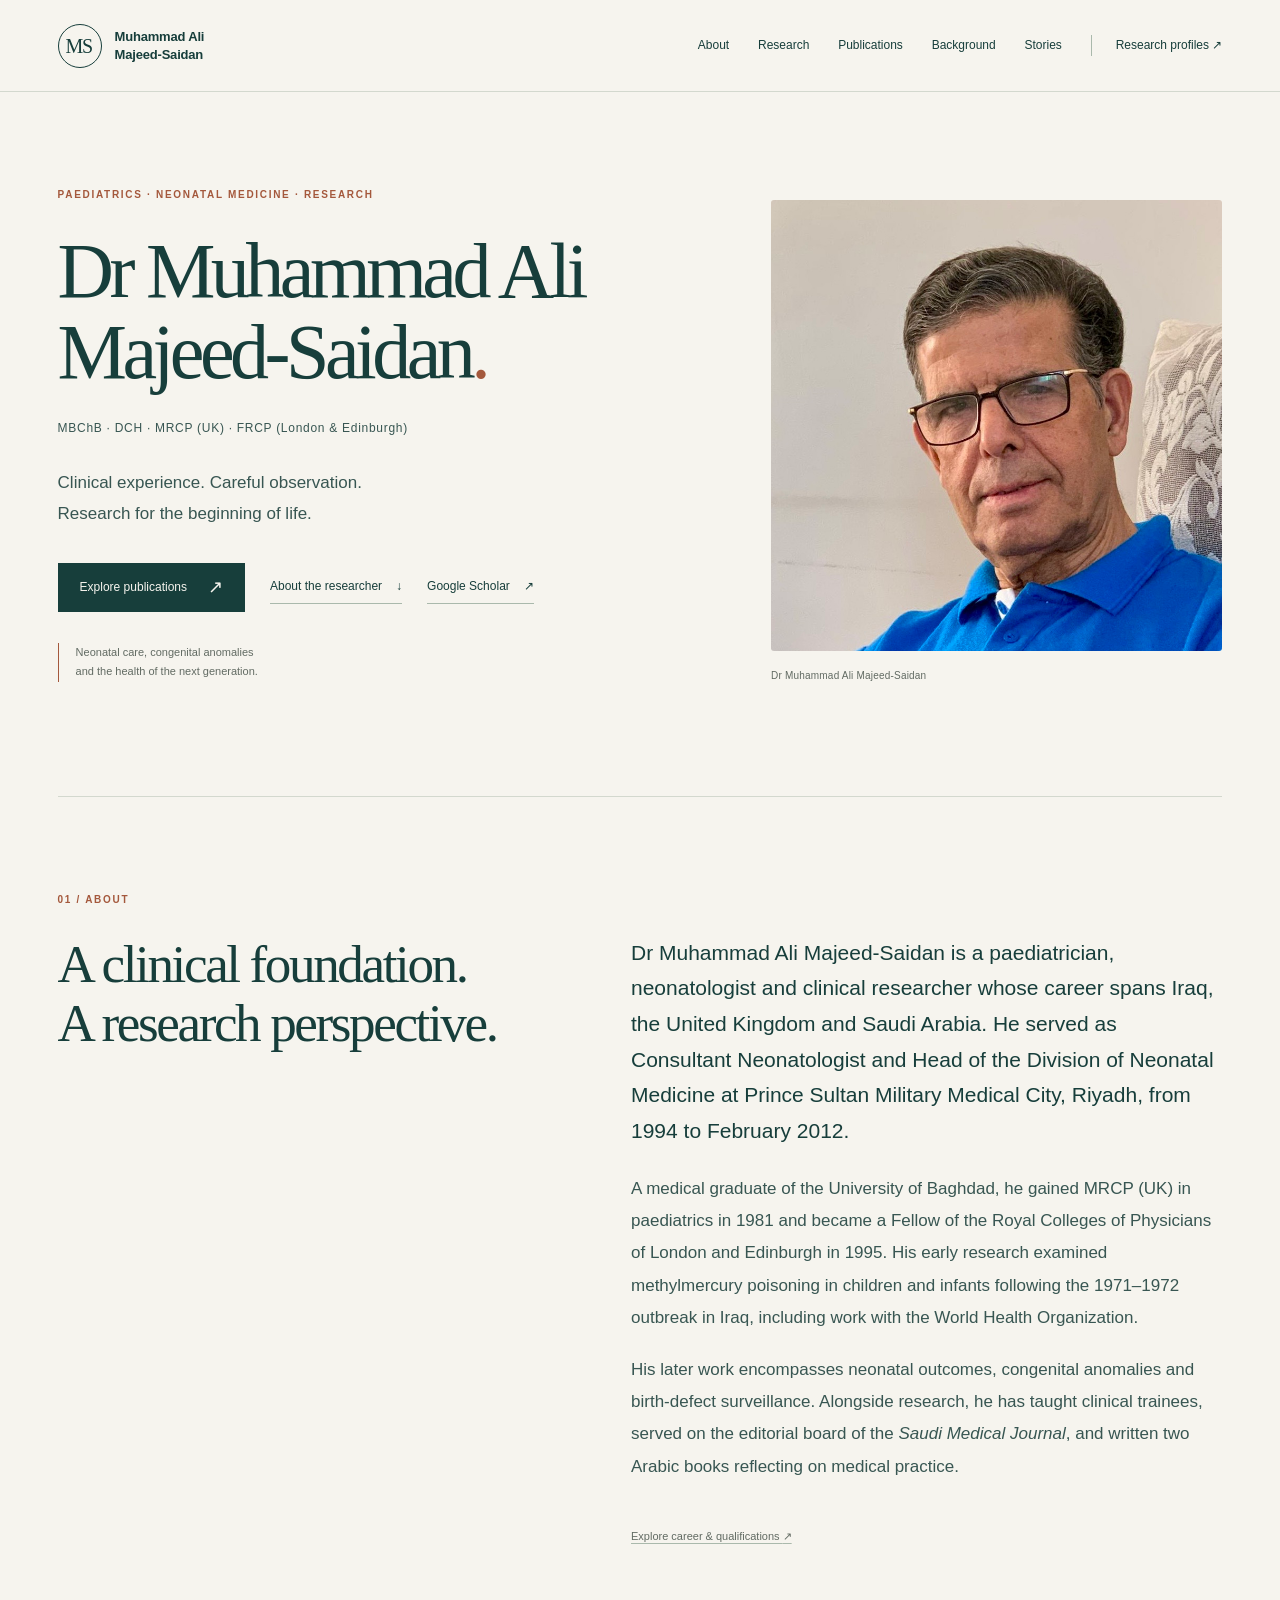
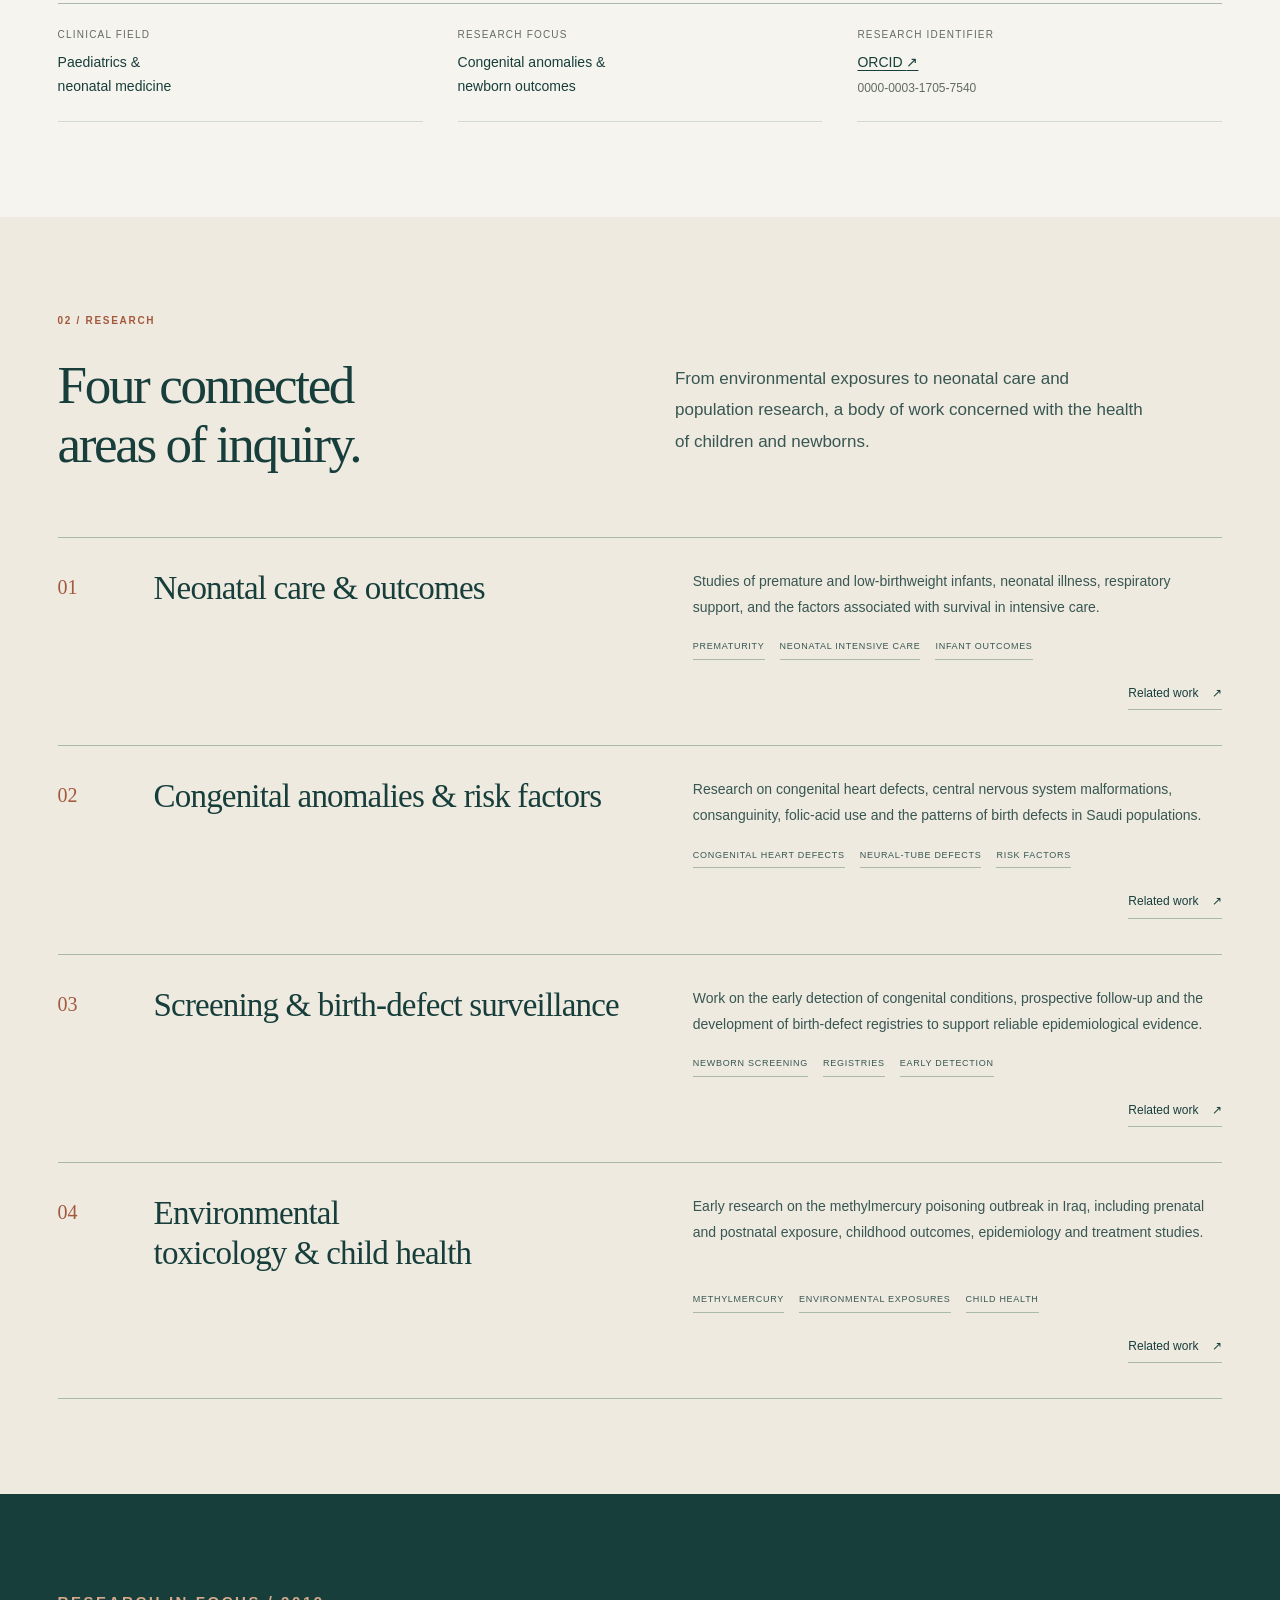
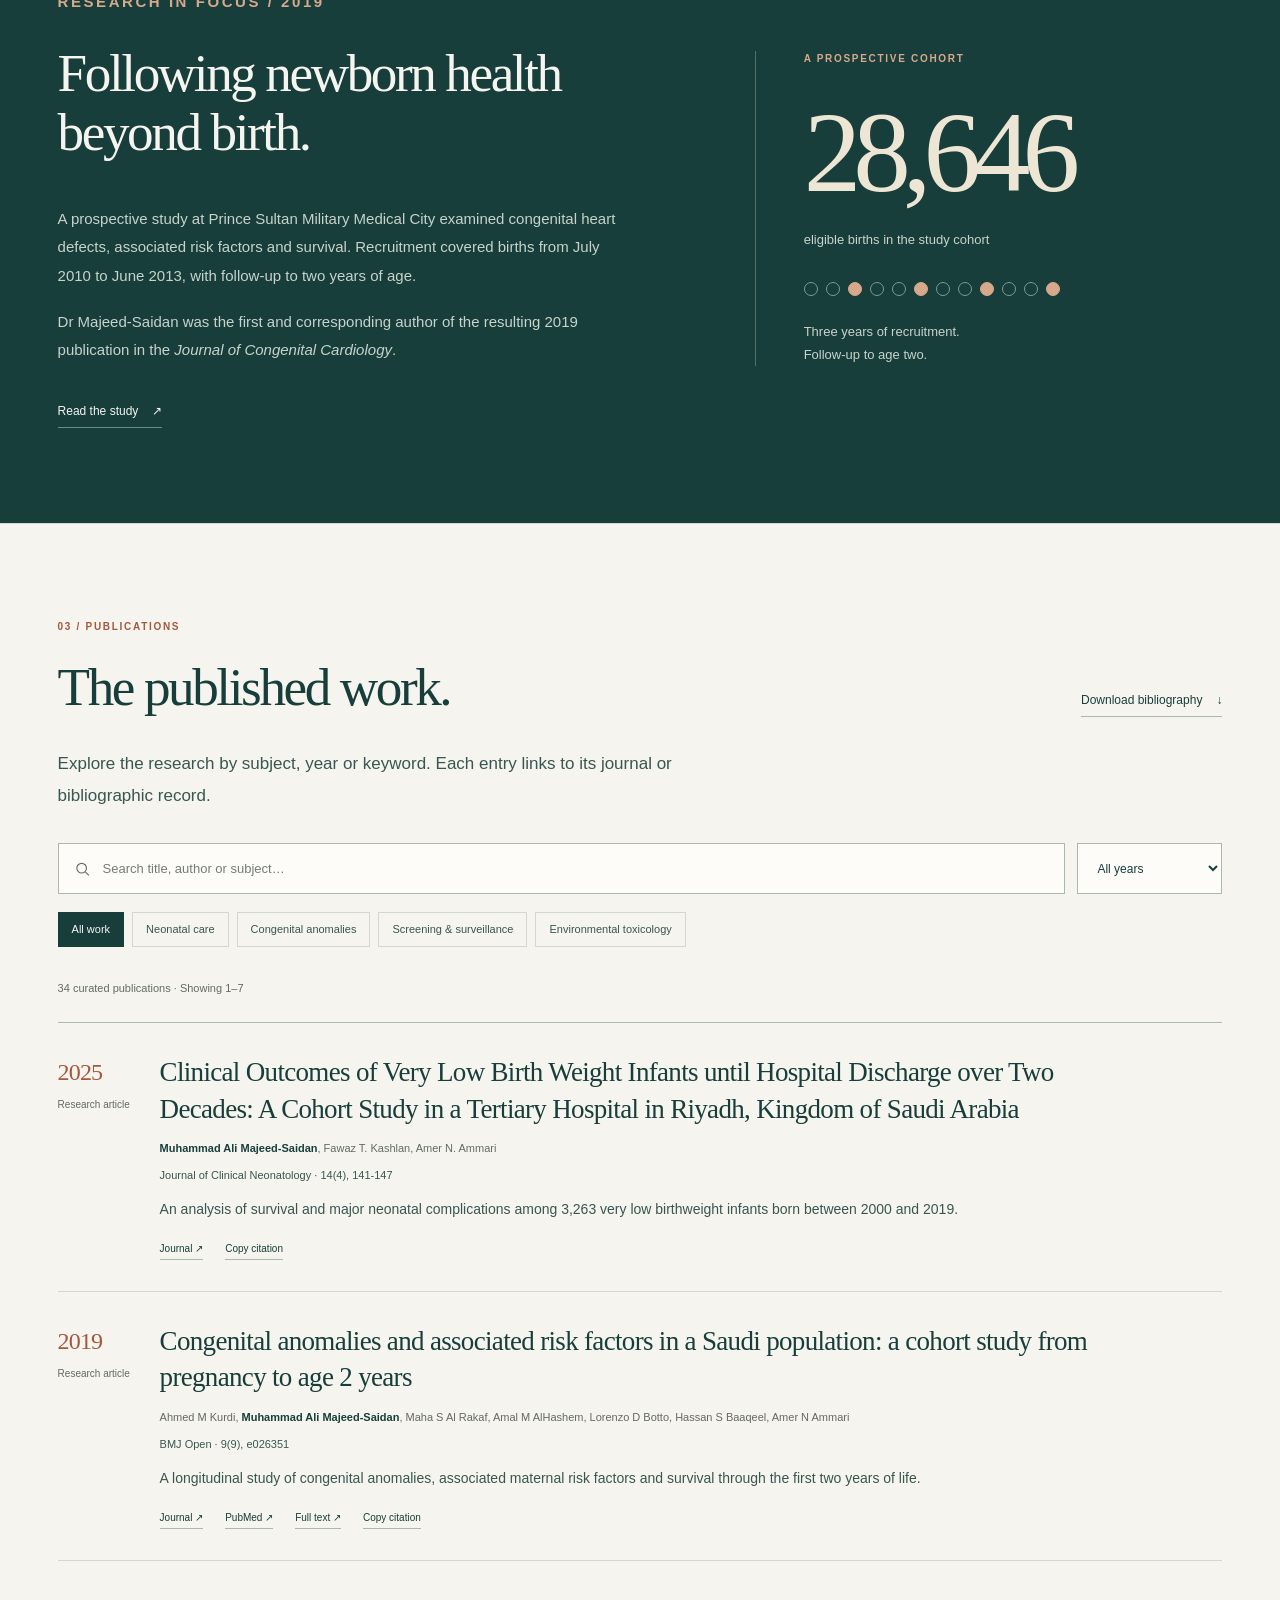
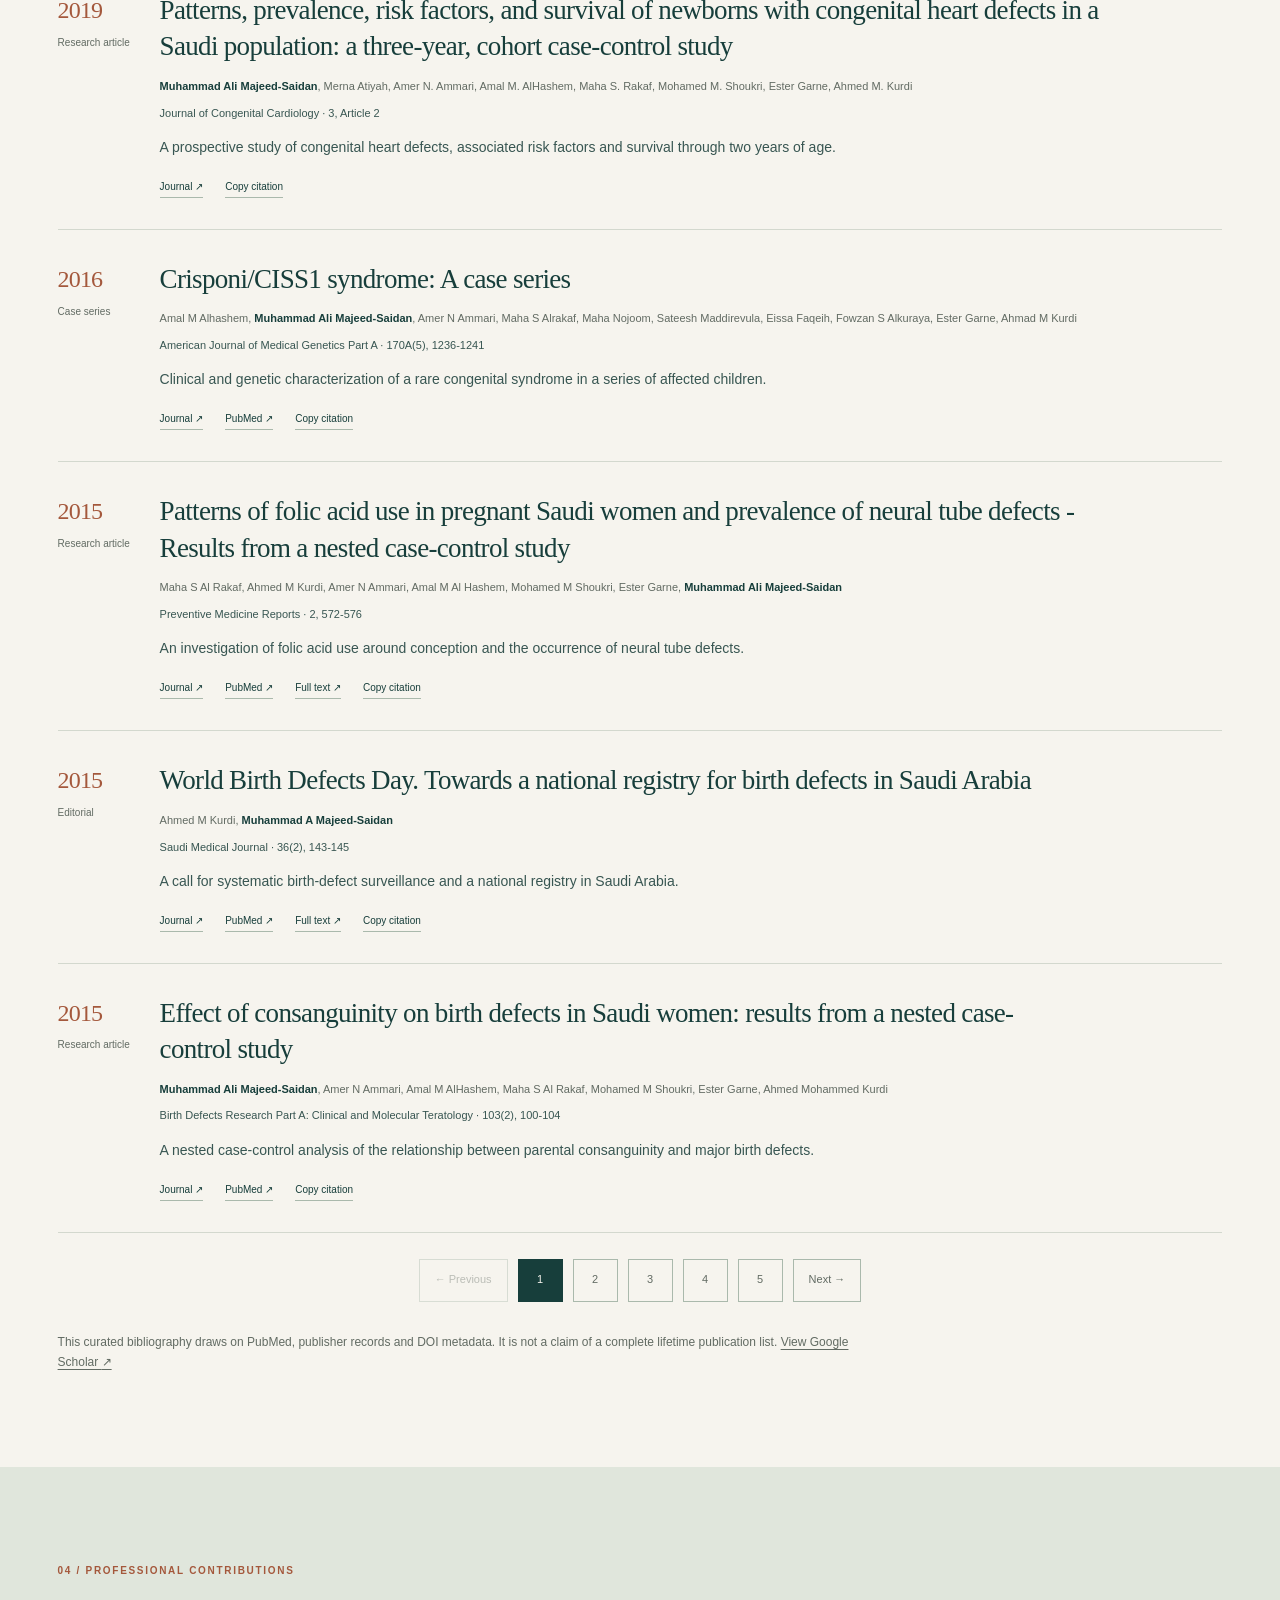
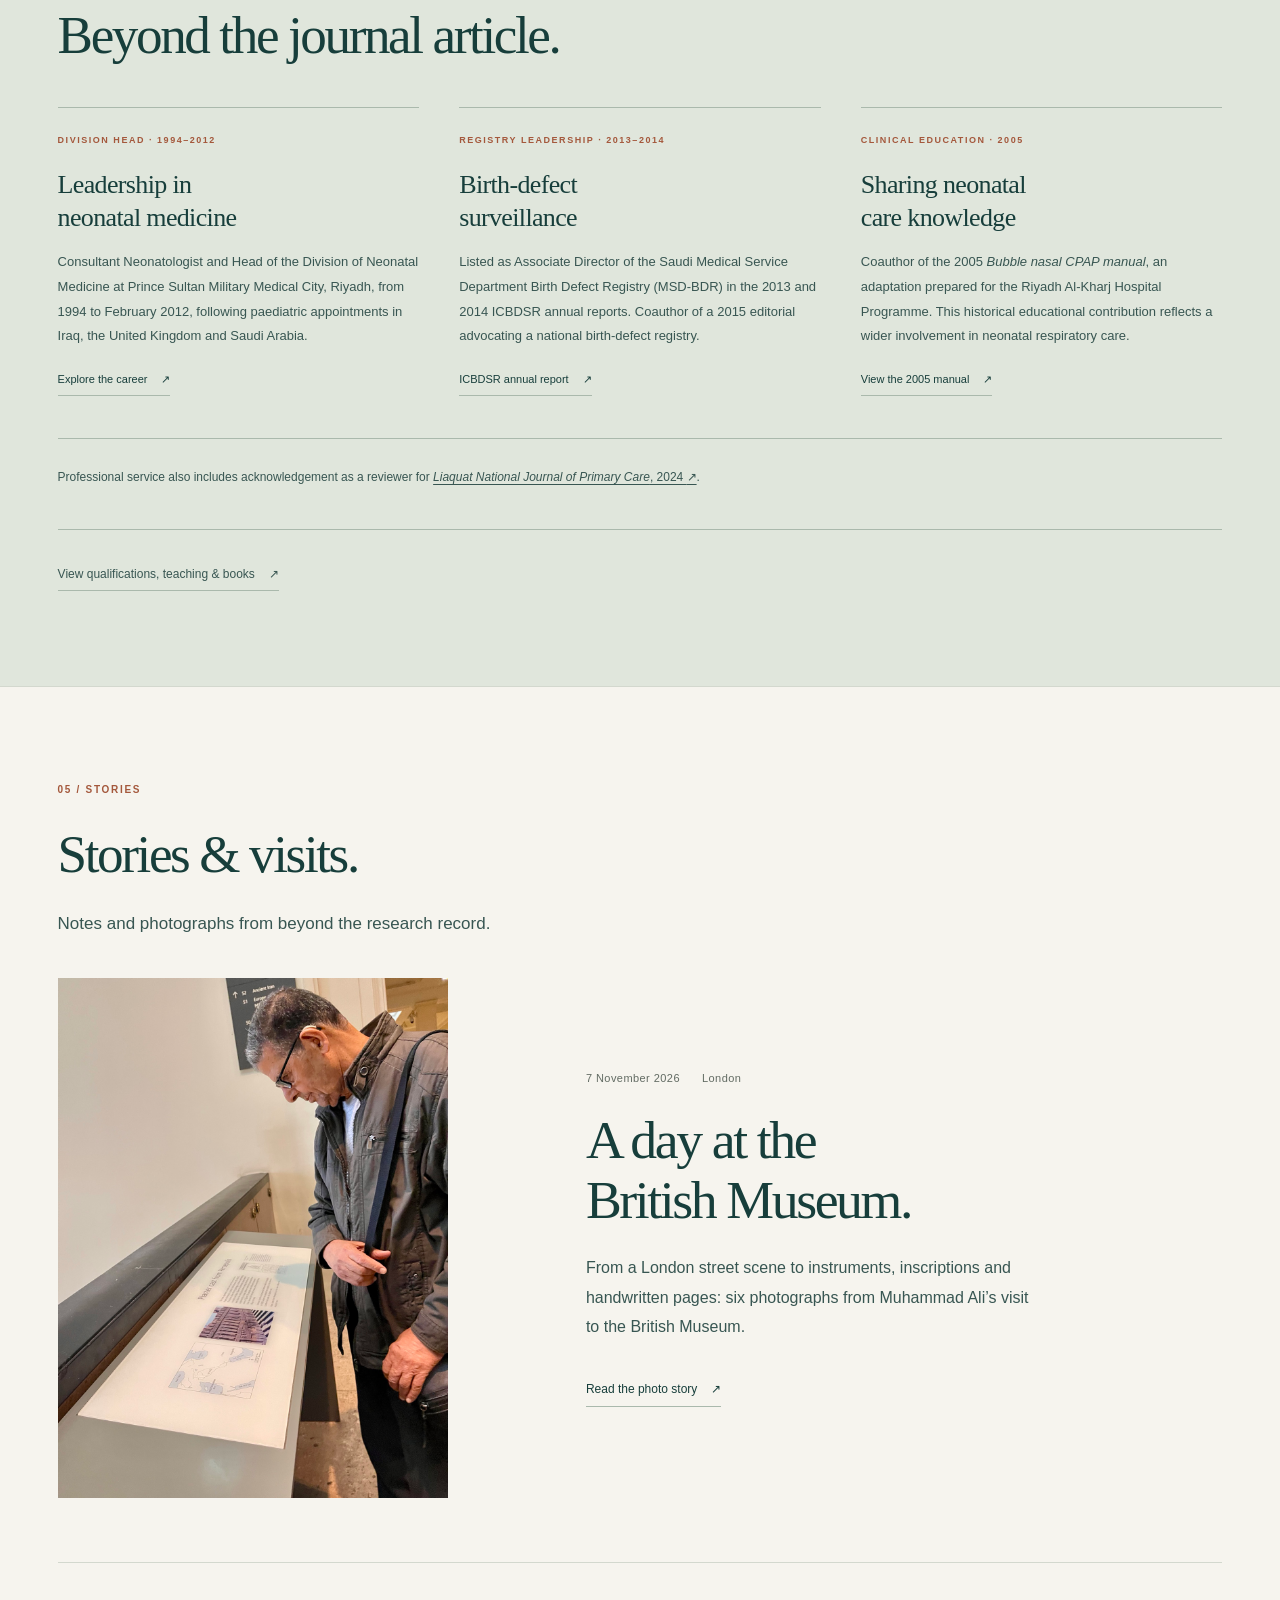
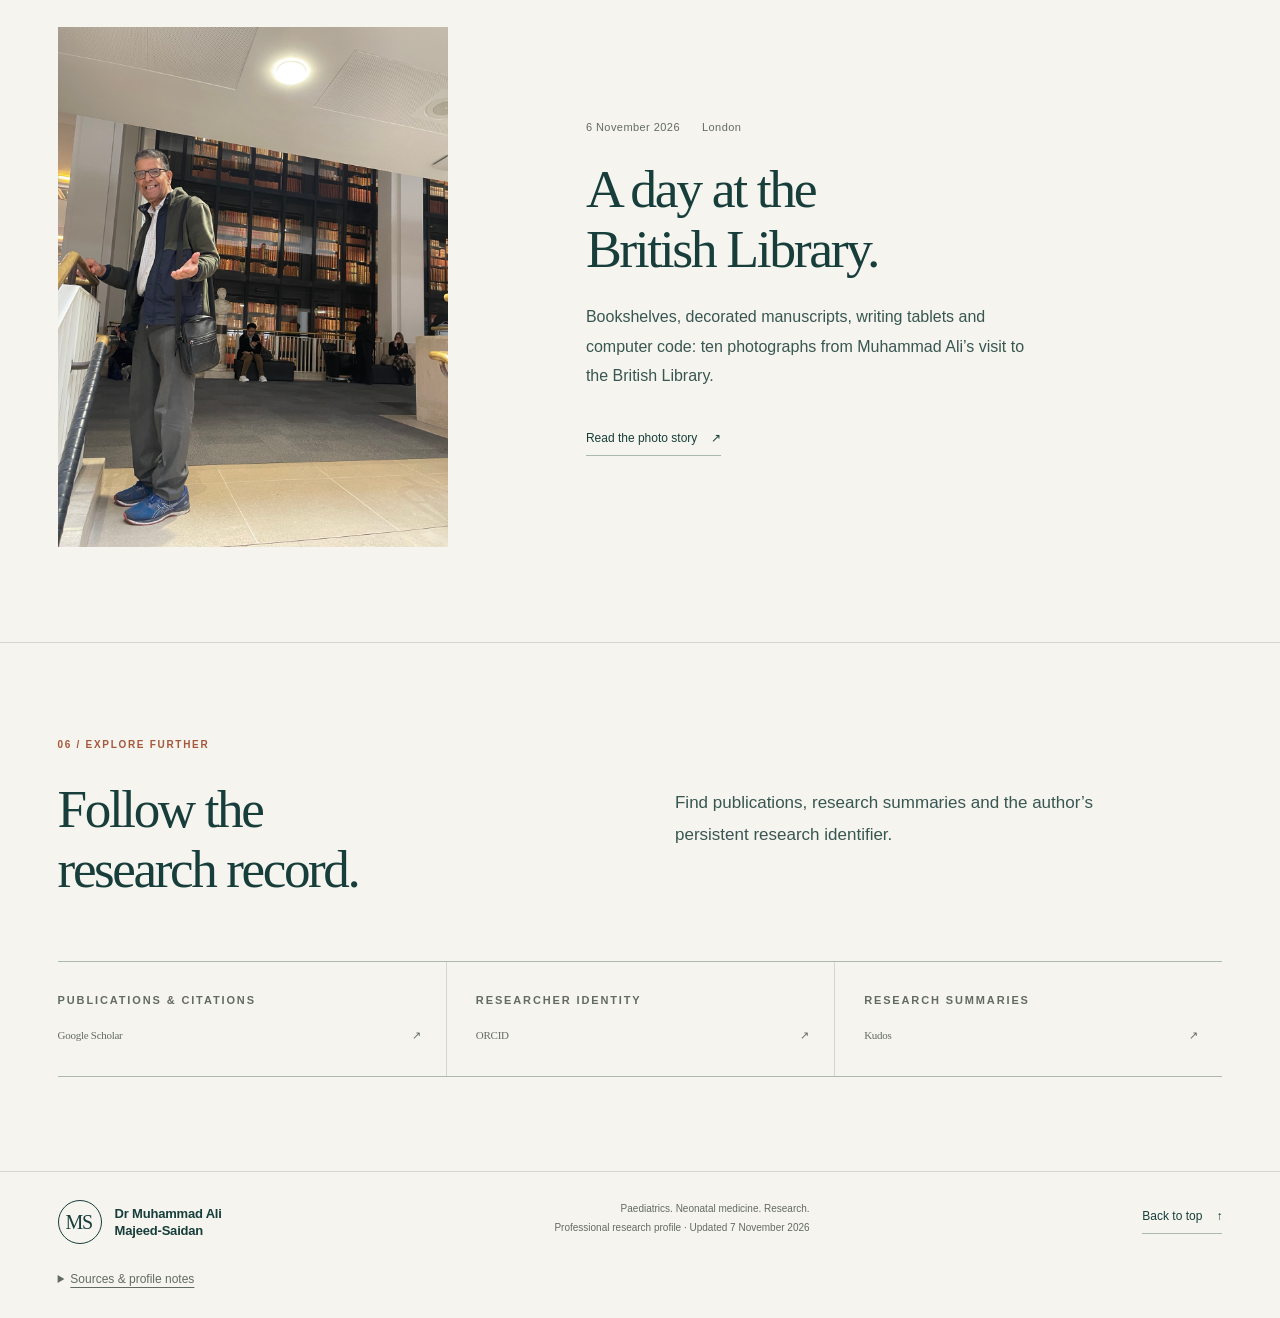
<file: index.html>
<!doctype html>
<html lang="en-GB">
<head>
  <meta charset="utf-8">
  <meta name="viewport" content="width=device-width,initial-scale=1">
  <meta name="theme-color" content="#173e3b">
  <meta name="description" content="Dr Muhammad Ali Majeed-Saidan: paediatrics, neonatal medicine, congenital anomalies and environmental toxicology. Explore his career, publications and writing.">
  <meta property="og:type" content="profile">
  <meta property="og:title" content="Dr Muhammad Ali Majeed-Saidan — Paediatrics & Neonatal Research">
  <meta property="og:description" content="Clinical experience. Careful observation. Research for the beginning of life.">
  <meta property="og:url" content="https://msaidan.github.io/">
  <meta name="twitter:card" content="summary">
  <title>Dr Muhammad Ali Majeed-Saidan | Paediatrics & Neonatal Research</title>
  <link rel="canonical" href="https://msaidan.github.io/">
  <link rel="icon" href="assets/favicon.svg" type="image/svg+xml">
  <link rel="stylesheet" href="assets/styles.css?v=20261107-home-portrait">
  <link rel="stylesheet" href="assets/stories.css?v=20261107-library">
  <script type="application/ld+json">{"@context":"https://schema.org","@type":"Person","name":"Muhammad Ali Majeed-Saidan","honorificPrefix":"Dr","alternateName":["Mohammed Ali Majeed Saidan","Muhammad A. Majeed-Saidan","M. A. Majeed-Saidan","M. A. Majeed","M. A. Majid"],"description":"Paediatrician, neonatologist and clinical researcher; former Head of the Division of Neonatal Medicine at Prince Sultan Military Medical City, Riyadh.","knowsAbout":["Neonatal medicine","Paediatrics","Congenital anomalies","Birth-defect surveillance","Newborn screening","Environmental toxicology","Methylmercury exposure and child health"],"sameAs":["https://orcid.org/0000-0003-1705-7540","https://scholar.google.com/citations?user=awNi0tgAAAAJ&hl=en","https://www.growkudos.com/profile/muhammad_ali_majeed-saidan"],"alumniOf":{"@type":"CollegeOrUniversity","name":"University of Baghdad"}}</script>
  <script src="assets/app.js" defer></script>
</head>
<body>
  <a class="skip-link" href="#main">Skip to content</a>
  <header class="site-header">
    <div class="header-inner container">
      <a class="brand" href="#home" aria-label="Muhammad Ali Majeed-Saidan, home"><span class="brand-mark" aria-hidden="true">MS</span><span class="brand-name">Muhammad Ali<br>Majeed-Saidan</span></a>
      <button class="nav-toggle" type="button" aria-controls="site-nav" aria-expanded="false">Menu <span aria-hidden="true">☰</span></button>
      <nav class="nav" id="site-nav" aria-label="Main navigation">
        <a class="nav-link" href="#about">About</a><a class="nav-link" href="#research">Research</a><a class="nav-link" href="#publications">Publications</a><a class="nav-link" href="background.html">Background</a><a class="nav-link" href="#stories">Stories</a><a class="nav-external" href="#profiles">Research profiles <span aria-hidden="true">↗</span></a>
      </nav>
    </div>
  </header>
  <main id="main">
    <section class="hero container" id="home" aria-labelledby="hero-title">
      <div class="hero-copy">
        <p class="eyebrow">Paediatrics · Neonatal medicine · Research</p>
        <h1 class="hero-name" id="hero-title"><span class="honorific">Dr Muhammad Ali</span><span>Majeed-Saidan<span class="accent-dot">.</span></span></h1>
        <p class="hero-credentials">MBChB · DCH · MRCP (UK) · FRCP (London &amp; Edinburgh)</p>
        <p class="hero-description">Clinical experience. Careful observation.<br>Research for the beginning of life.</p>
        <div class="hero-actions"><a class="button button-primary" href="#publications">Explore publications <span class="arrow" aria-hidden="true">↗</span></a><a class="text-link" href="#about">About the researcher <span aria-hidden="true">↓</span></a><a class="text-link hero-scholar" href="https://scholar.google.com/citations?user=awNi0tgAAAAJ&amp;hl=en" target="_blank" rel="noopener noreferrer">Google Scholar <span aria-hidden="true">↗</span></a></div>
        <p class="hero-note">Neonatal care, congenital anomalies<br>and the health of the next generation.</p>
      </div>
      <figure class="hero-visual hero-portrait"><img src="assets/photos/muhammad-ali-majeed-saidan-portrait.jpeg" alt="Portrait of Dr Muhammad Ali Majeed-Saidan" width="855" height="1140" fetchpriority="high"><figcaption class="hero-visual-caption"><span>Dr Muhammad Ali Majeed-Saidan</span></figcaption></figure>
    </section>

    <section class="section container" id="about" aria-labelledby="about-title">
      <p class="section-label">01 / About</p>
      <div class="about-grid">
        <div><h2 class="section-heading" id="about-title">A clinical foundation.<br>A research perspective.</h2></div>
        <div class="about-copy"><p>Dr Muhammad Ali Majeed-Saidan is a paediatrician, neonatologist and clinical researcher whose career spans Iraq, the United Kingdom and Saudi Arabia. He served as Consultant Neonatologist and Head of the Division of Neonatal Medicine at Prince Sultan Military Medical City, Riyadh, from 1994 to February 2012.</p><p>A medical graduate of the University of Baghdad, he gained MRCP (UK) in paediatrics in 1981 and became a Fellow of the Royal Colleges of Physicians of London and Edinburgh in 1995. His early research examined methylmercury poisoning in children and infants following the 1971–1972 outbreak in Iraq, including work with the World Health Organization.</p><p>His later work encompasses neonatal outcomes, congenital anomalies and birth-defect surveillance. Alongside research, he has taught clinical trainees, served on the editorial board of the <em>Saudi Medical Journal</em>, and written two Arabic books reflecting on medical practice.</p><a class="sources-link" href="background.html">Explore career &amp; qualifications <span aria-hidden="true">↗</span></a></div>
      </div>
      <dl class="profile-facts"><div class="fact"><dt class="fact-label">Clinical field</dt><dd class="fact-value">Paediatrics &amp;<br>neonatal medicine</dd></div><div class="fact"><dt class="fact-label">Research focus</dt><dd class="fact-value">Congenital anomalies &amp;<br>newborn outcomes</dd></div><div class="fact"><dt class="fact-label">Research identifier</dt><dd class="fact-value"><a href="https://orcid.org/0000-0003-1705-7540" target="_blank" rel="noopener noreferrer">ORCID <span aria-hidden="true">↗</span></a><span class="fact-small">0000-0003-1705-7540</span></dd></div></dl>
    </section>

    <section class="section research-section" id="research" aria-labelledby="research-title"><div class="container">
      <p class="section-label">02 / Research</p>
      <div class="research-intro"><h2 class="section-heading" id="research-title">Four connected<br>areas of inquiry.</h2><p class="section-intro">From environmental exposures to neonatal care and population research, a body of work concerned with the health of children and newborns.</p></div>
      <div class="research-list">
        <article class="research-item"><span class="research-number" aria-hidden="true">01</span><div class="research-body"><h3>Neonatal care &amp; outcomes</h3><p>Studies of premature and low-birthweight infants, neonatal illness, respiratory support, and the factors associated with survival in intensive care.</p><div class="research-tags"><span class="tag">Prematurity</span><span class="tag">Neonatal intensive care</span><span class="tag">Infant outcomes</span></div></div><a class="text-link research-filter-link" href="#publications" data-topic="neonatal">Related work <span aria-hidden="true">↗</span></a></article>
        <article class="research-item"><span class="research-number" aria-hidden="true">02</span><div class="research-body"><h3>Congenital anomalies &amp; risk factors</h3><p>Research on congenital heart defects, central nervous system malformations, consanguinity, folic-acid use and the patterns of birth defects in Saudi populations.</p><div class="research-tags"><span class="tag">Congenital heart defects</span><span class="tag">Neural-tube defects</span><span class="tag">Risk factors</span></div></div><a class="text-link research-filter-link" href="#publications" data-topic="anomalies">Related work <span aria-hidden="true">↗</span></a></article>
        <article class="research-item"><span class="research-number" aria-hidden="true">03</span><div class="research-body"><h3>Screening &amp; birth-defect surveillance</h3><p>Work on the early detection of congenital conditions, prospective follow-up and the development of birth-defect registries to support reliable epidemiological evidence.</p><div class="research-tags"><span class="tag">Newborn screening</span><span class="tag">Registries</span><span class="tag">Early detection</span></div></div><a class="text-link research-filter-link" href="#publications" data-topic="surveillance">Related work <span aria-hidden="true">↗</span></a></article>
        <article class="research-item"><span class="research-number" aria-hidden="true">04</span><div class="research-body"><h3>Environmental toxicology &amp; child health</h3><p>Early research on the methylmercury poisoning outbreak in Iraq, including prenatal and postnatal exposure, childhood outcomes, epidemiology and treatment studies.</p><div class="research-tags"><span class="tag">Methylmercury</span><span class="tag">Environmental exposures</span><span class="tag">Child health</span></div></div><a class="text-link research-filter-link" href="#publications" data-topic="toxicology">Related work <span aria-hidden="true">↗</span></a></article>
      </div>
    </div></section>

    <section class="section spotlight-section" aria-labelledby="spotlight-title"><div class="container">
      <div class="spotlight-grid"><div class="spotlight-copy"><p class="section-label">Research in focus / 2019</p><h2 class="section-heading" id="spotlight-title">Following newborn health<br>beyond birth.</h2><p>A prospective study at Prince Sultan Military Medical City examined congenital heart defects, associated risk factors and survival. Recruitment covered births from July 2010 to June 2013, with follow-up to two years of age.</p><p>Dr Majeed-Saidan was the first and corresponding author of the resulting 2019 publication in the <em>Journal of Congenital Cardiology</em>.</p><a class="text-link" href="https://doi.org/10.1186/s40949-019-0023-8" target="_blank" rel="noopener noreferrer">Read the study <span aria-hidden="true">↗</span></a></div><div class="spotlight-figure"><span class="eyebrow">A prospective cohort</span><span class="spotlight-stat">28,646</span><span class="spotlight-caption">eligible births in the study cohort</span><div class="cohort-line" aria-hidden="true"><span></span><span></span><span></span><span></span><span></span><span></span><span></span><span></span><span></span><span></span><span></span><span></span></div><p class="spotlight-footnote">Three years of recruitment.<br>Follow-up to age two.</p></div></div>
    </div></section>

    <section class="section publications-section" id="publications" aria-labelledby="publications-title"><div class="container">
      <div class="publications-header"><div><p class="section-label">03 / Publications</p><h2 class="section-heading" id="publications-title">The published work.</h2></div><a class="text-link" href="data/publications.bib" download>Download bibliography <span aria-hidden="true">↓</span></a></div>
      <p class="section-intro">Explore the research by subject, year or keyword. Each entry links to its journal or bibliographic record.</p>
      <div class="publications-tools" hidden id="publication-controls"><label class="search-wrap" for="publication-search"><span class="sr-only">Search publications</span><svg width="19" height="19" viewBox="0 0 24 24" fill="none" stroke="currentColor" stroke-width="1.6" aria-hidden="true"><circle cx="10.8" cy="10.8" r="6.8"/><path d="m16 16 5 5"/></svg><input class="search-input" type="search" id="publication-search" placeholder="Search title, author or subject…" autocomplete="off"></label><label for="publication-year" class="sr-only">Filter by year</label><select class="filter-select" id="publication-year"><option value="all">All years</option></select></div>
      <div class="filter-tabs" id="publication-topics" aria-label="Filter publications by topic" hidden><button class="filter-button is-active" type="button" data-filter="all" aria-pressed="true">All work</button><button class="filter-button" type="button" data-filter="neonatal" aria-pressed="false">Neonatal care</button><button class="filter-button" type="button" data-filter="anomalies" aria-pressed="false">Congenital anomalies</button><button class="filter-button" type="button" data-filter="surveillance" aria-pressed="false">Screening &amp; surveillance</button><button class="filter-button" type="button" data-filter="toxicology" aria-pressed="false">Environmental toxicology</button></div>
      <p class="results-meta" id="publication-count" aria-live="polite"></p>
      <div class="publication-list" id="publication-list">
        <!-- PUBLICATIONS_START -->
<article class="publication-item" data-year="2025" data-topics="neonatal" id="majeed-saidan-2025-vlbw">
  <div class="publication-year">2025<span class="publication-type">Research article</span></div>
  <div class="publication-main"><h3 class="publication-title"><a href="https://doi.org/10.4103/jcn.jcn_77_25" target="_blank" rel="noopener noreferrer">Clinical Outcomes of Very Low Birth Weight Infants until Hospital Discharge over Two Decades: A Cohort Study in a Tertiary Hospital in Riyadh, Kingdom of Saudi Arabia</a></h3>
  <p class="publication-authors"><strong>Muhammad Ali Majeed-Saidan</strong>, Fawaz T. Kashlan, Amer N. Ammari</p><p class="publication-meta">Journal of Clinical Neonatology · 14(4), 141-147</p>
  <p class="publication-summary">An analysis of survival and major neonatal complications among 3,263 very low birthweight infants born between 2000 and 2019.</p>
  <div class="publication-actions"><a class="publication-link" href="https://doi.org/10.4103/jcn.jcn_77_25" target="_blank" rel="noopener noreferrer">Journal <span aria-hidden="true">↗</span><span class="sr-only">: Clinical Outcomes of Very Low Birth Weight Infants until Hospital Discharge over Two Decades: A Cohort Study in a Tertiary Hospital in Riyadh, Kingdom of Saudi Arabia</span></a><button class="publication-link copy-citation" type="button" data-copy-citation="Muhammad Ali Majeed-Saidan, Fawaz T. Kashlan, Amer N. Ammari. Clinical Outcomes of Very Low Birth Weight Infants until Hospital Discharge over Two Decades: A Cohort Study in a Tertiary Hospital in Riyadh, Kingdom of Saudi Arabia. Journal of Clinical Neonatology. 2025;14(4):141-147. https://doi.org/10.4103/jcn.jcn_77_25" aria-label="Copy citation: Clinical Outcomes of Very Low Birth Weight Infants until Hospital Discharge over Two Decades: A Cohort Study in a Tertiary Hospital in Riyadh, Kingdom of Saudi Arabia">Copy citation</button></div>
  <p class="citation-fallback" tabindex="-1" hidden>Muhammad Ali Majeed-Saidan, Fawaz T. Kashlan, Amer N. Ammari. Clinical Outcomes of Very Low Birth Weight Infants until Hospital Discharge over Two Decades: A Cohort Study in a Tertiary Hospital in Riyadh, Kingdom of Saudi Arabia. Journal of Clinical Neonatology. 2025;14(4):141-147. https://doi.org/10.4103/jcn.jcn_77_25</p></div>
</article>
<article class="publication-item" data-year="2019" data-topics="anomalies,surveillance" id="pmid-31492776">
  <div class="publication-year">2019<span class="publication-type">Research article</span></div>
  <div class="publication-main"><h3 class="publication-title"><a href="https://doi.org/10.1136/bmjopen-2018-026351" target="_blank" rel="noopener noreferrer">Congenital anomalies and associated risk factors in a Saudi population: a cohort study from pregnancy to age 2 years</a></h3>
  <p class="publication-authors">Ahmed M Kurdi, <strong>Muhammad Ali Majeed-Saidan</strong>, Maha S Al Rakaf, Amal M AlHashem, Lorenzo D Botto, Hassan S Baaqeel, Amer N Ammari</p><p class="publication-meta">BMJ Open · 9(9), e026351</p>
  <p class="publication-summary">A longitudinal study of congenital anomalies, associated maternal risk factors and survival through the first two years of life.</p>
  <div class="publication-actions"><a class="publication-link" href="https://doi.org/10.1136/bmjopen-2018-026351" target="_blank" rel="noopener noreferrer">Journal <span aria-hidden="true">↗</span><span class="sr-only">: Congenital anomalies and associated risk factors in a Saudi population: a cohort study from pregnancy to age 2 years</span></a><a class="publication-link" href="https://pubmed.ncbi.nlm.nih.gov/31492776/" target="_blank" rel="noopener noreferrer">PubMed <span aria-hidden="true">↗</span><span class="sr-only">: Congenital anomalies and associated risk factors in a Saudi population: a cohort study from pregnancy to age 2 years</span></a><a class="publication-link" href="https://pmc.ncbi.nlm.nih.gov/articles/PMC6731804/" target="_blank" rel="noopener noreferrer">Full text <span aria-hidden="true">↗</span><span class="sr-only">: Congenital anomalies and associated risk factors in a Saudi population: a cohort study from pregnancy to age 2 years</span></a><button class="publication-link copy-citation" type="button" data-copy-citation="Kurdi AM, Majeed-Saidan MA, Al Rakaf MS, AlHashem AM, Botto LD, Baaqeel HS, Ammari AN. Congenital anomalies and associated risk factors in a Saudi population: a cohort study from pregnancy to age 2 years. BMJ Open. 2019;9(9):e026351. https://doi.org/10.1136/bmjopen-2018-026351" aria-label="Copy citation: Congenital anomalies and associated risk factors in a Saudi population: a cohort study from pregnancy to age 2 years">Copy citation</button></div>
  <p class="citation-fallback" tabindex="-1" hidden>Kurdi AM, Majeed-Saidan MA, Al Rakaf MS, AlHashem AM, Botto LD, Baaqeel HS, Ammari AN. Congenital anomalies and associated risk factors in a Saudi population: a cohort study from pregnancy to age 2 years. BMJ Open. 2019;9(9):e026351. https://doi.org/10.1136/bmjopen-2018-026351</p></div>
</article>
<article class="publication-item" data-year="2019" data-topics="anomalies,surveillance" id="majeed-saidan-2019-chd">
  <div class="publication-year">2019<span class="publication-type">Research article</span></div>
  <div class="publication-main"><h3 class="publication-title"><a href="https://doi.org/10.1186/s40949-019-0023-8" target="_blank" rel="noopener noreferrer">Patterns, prevalence, risk factors, and survival of newborns with congenital heart defects in a Saudi population: a three-year, cohort case-control study</a></h3>
  <p class="publication-authors"><strong>Muhammad Ali Majeed-Saidan</strong>, Merna Atiyah, Amer N. Ammari, Amal M. AlHashem, Maha S. Rakaf, Mohamed M. Shoukri, Ester Garne, Ahmed M. Kurdi</p><p class="publication-meta">Journal of Congenital Cardiology · 3, Article 2</p>
  <p class="publication-summary">A prospective study of congenital heart defects, associated risk factors and survival through two years of age.</p>
  <div class="publication-actions"><a class="publication-link" href="https://doi.org/10.1186/s40949-019-0023-8" target="_blank" rel="noopener noreferrer">Journal <span aria-hidden="true">↗</span><span class="sr-only">: Patterns, prevalence, risk factors, and survival of newborns with congenital heart defects in a Saudi population: a three-year, cohort case-control study</span></a><button class="publication-link copy-citation" type="button" data-copy-citation="Muhammad Ali Majeed-Saidan, Merna Atiyah, Amer N. Ammari, Amal M. AlHashem, Maha S. Rakaf, Mohamed M. Shoukri, Ester Garne, Ahmed M. Kurdi. Patterns, prevalence, risk factors, and survival of newborns with congenital heart defects in a Saudi population: a three-year, cohort case-control study. Journal of Congenital Cardiology. 2019;3:Article 2. https://doi.org/10.1186/s40949-019-0023-8" aria-label="Copy citation: Patterns, prevalence, risk factors, and survival of newborns with congenital heart defects in a Saudi population: a three-year, cohort case-control study">Copy citation</button></div>
  <p class="citation-fallback" tabindex="-1" hidden>Muhammad Ali Majeed-Saidan, Merna Atiyah, Amer N. Ammari, Amal M. AlHashem, Maha S. Rakaf, Mohamed M. Shoukri, Ester Garne, Ahmed M. Kurdi. Patterns, prevalence, risk factors, and survival of newborns with congenital heart defects in a Saudi population: a three-year, cohort case-control study. Journal of Congenital Cardiology. 2019;3:Article 2. https://doi.org/10.1186/s40949-019-0023-8</p></div>
</article>
<article class="publication-item" data-year="2016" data-topics="anomalies" id="pmid-26804344">
  <div class="publication-year">2016<span class="publication-type">Case series</span></div>
  <div class="publication-main"><h3 class="publication-title"><a href="https://doi.org/10.1002/ajmg.a.37569" target="_blank" rel="noopener noreferrer">Crisponi/CISS1 syndrome: A case series</a></h3>
  <p class="publication-authors">Amal M Alhashem, <strong>Muhammad Ali Majeed-Saidan</strong>, Amer N Ammari, Maha S Alrakaf, Maha Nojoom, Sateesh Maddirevula, Eissa Faqeih, Fowzan S Alkuraya, Ester Garne, Ahmad M Kurdi</p><p class="publication-meta">American Journal of Medical Genetics Part A · 170A(5), 1236-1241</p>
  <p class="publication-summary">Clinical and genetic characterization of a rare congenital syndrome in a series of affected children.</p>
  <div class="publication-actions"><a class="publication-link" href="https://doi.org/10.1002/ajmg.a.37569" target="_blank" rel="noopener noreferrer">Journal <span aria-hidden="true">↗</span><span class="sr-only">: Crisponi/CISS1 syndrome: A case series</span></a><a class="publication-link" href="https://pubmed.ncbi.nlm.nih.gov/26804344/" target="_blank" rel="noopener noreferrer">PubMed <span aria-hidden="true">↗</span><span class="sr-only">: Crisponi/CISS1 syndrome: A case series</span></a><button class="publication-link copy-citation" type="button" data-copy-citation="Alhashem AM, Majeed-Saidan MA, Ammari AN, Alrakaf MS, Nojoom M, Maddirevula S, Faqeih E, Alkuraya FS, Garne E, Kurdi AM. Crisponi/CISS1 syndrome: A case series. American Journal of Medical Genetics Part A. 2016;170A(5):1236-1241. https://doi.org/10.1002/ajmg.a.37569" aria-label="Copy citation: Crisponi/CISS1 syndrome: A case series">Copy citation</button></div>
  <p class="citation-fallback" tabindex="-1" hidden>Alhashem AM, Majeed-Saidan MA, Ammari AN, Alrakaf MS, Nojoom M, Maddirevula S, Faqeih E, Alkuraya FS, Garne E, Kurdi AM. Crisponi/CISS1 syndrome: A case series. American Journal of Medical Genetics Part A. 2016;170A(5):1236-1241. https://doi.org/10.1002/ajmg.a.37569</p></div>
</article>
<article class="publication-item" data-year="2015" data-topics="anomalies" id="pmid-26844119">
  <div class="publication-year">2015<span class="publication-type">Research article</span></div>
  <div class="publication-main"><h3 class="publication-title"><a href="https://doi.org/10.1016/j.pmedr.2015.06.016" target="_blank" rel="noopener noreferrer">Patterns of folic acid use in pregnant Saudi women and prevalence of neural tube defects - Results from a nested case-control study</a></h3>
  <p class="publication-authors">Maha S Al Rakaf, Ahmed M Kurdi, Amer N Ammari, Amal M Al Hashem, Mohamed M Shoukri, Ester Garne, <strong>Muhammad Ali Majeed-Saidan</strong></p><p class="publication-meta">Preventive Medicine Reports · 2, 572-576</p>
  <p class="publication-summary">An investigation of folic acid use around conception and the occurrence of neural tube defects.</p>
  <div class="publication-actions"><a class="publication-link" href="https://doi.org/10.1016/j.pmedr.2015.06.016" target="_blank" rel="noopener noreferrer">Journal <span aria-hidden="true">↗</span><span class="sr-only">: Patterns of folic acid use in pregnant Saudi women and prevalence of neural tube defects - Results from a nested case-control study</span></a><a class="publication-link" href="https://pubmed.ncbi.nlm.nih.gov/26844119/" target="_blank" rel="noopener noreferrer">PubMed <span aria-hidden="true">↗</span><span class="sr-only">: Patterns of folic acid use in pregnant Saudi women and prevalence of neural tube defects - Results from a nested case-control study</span></a><a class="publication-link" href="https://pmc.ncbi.nlm.nih.gov/articles/PMC4721389/" target="_blank" rel="noopener noreferrer">Full text <span aria-hidden="true">↗</span><span class="sr-only">: Patterns of folic acid use in pregnant Saudi women and prevalence of neural tube defects - Results from a nested case-control study</span></a><button class="publication-link copy-citation" type="button" data-copy-citation="Al Rakaf MS, Kurdi AM, Ammari AN, Al Hashem AM, Shoukri MM, Garne E, Majeed-Saidan MA. Patterns of folic acid use in pregnant Saudi women and prevalence of neural tube defects - Results from a nested case-control study. Preventive Medicine Reports. 2015;2:572-576. https://doi.org/10.1016/j.pmedr.2015.06.016" aria-label="Copy citation: Patterns of folic acid use in pregnant Saudi women and prevalence of neural tube defects - Results from a nested case-control study">Copy citation</button></div>
  <p class="citation-fallback" tabindex="-1" hidden>Al Rakaf MS, Kurdi AM, Ammari AN, Al Hashem AM, Shoukri MM, Garne E, Majeed-Saidan MA. Patterns of folic acid use in pregnant Saudi women and prevalence of neural tube defects - Results from a nested case-control study. Preventive Medicine Reports. 2015;2:572-576. https://doi.org/10.1016/j.pmedr.2015.06.016</p></div>
</article>
<article class="publication-item" data-year="2015" data-topics="surveillance" id="pmid-25719575">
  <div class="publication-year">2015<span class="publication-type">Editorial</span></div>
  <div class="publication-main"><h3 class="publication-title"><a href="https://doi.org/10.15537/smj.2015.2.11397" target="_blank" rel="noopener noreferrer">World Birth Defects Day. Towards a national registry for birth defects in Saudi Arabia</a></h3>
  <p class="publication-authors">Ahmed M Kurdi, <strong>Muhammad A Majeed-Saidan</strong></p><p class="publication-meta">Saudi Medical Journal · 36(2), 143-145</p>
  <p class="publication-summary">A call for systematic birth-defect surveillance and a national registry in Saudi Arabia.</p>
  <div class="publication-actions"><a class="publication-link" href="https://doi.org/10.15537/smj.2015.2.11397" target="_blank" rel="noopener noreferrer">Journal <span aria-hidden="true">↗</span><span class="sr-only">: World Birth Defects Day. Towards a national registry for birth defects in Saudi Arabia</span></a><a class="publication-link" href="https://pubmed.ncbi.nlm.nih.gov/25719575/" target="_blank" rel="noopener noreferrer">PubMed <span aria-hidden="true">↗</span><span class="sr-only">: World Birth Defects Day. Towards a national registry for birth defects in Saudi Arabia</span></a><a class="publication-link" href="https://pmc.ncbi.nlm.nih.gov/articles/PMC4375688/" target="_blank" rel="noopener noreferrer">Full text <span aria-hidden="true">↗</span><span class="sr-only">: World Birth Defects Day. Towards a national registry for birth defects in Saudi Arabia</span></a><button class="publication-link copy-citation" type="button" data-copy-citation="Kurdi AM, Majeed-Saidan MA. World Birth Defects Day. Towards a national registry for birth defects in Saudi Arabia. Saudi Medical Journal. 2015;36(2):143-145. https://doi.org/10.15537/smj.2015.2.11397" aria-label="Copy citation: World Birth Defects Day. Towards a national registry for birth defects in Saudi Arabia">Copy citation</button></div>
  <p class="citation-fallback" tabindex="-1" hidden>Kurdi AM, Majeed-Saidan MA. World Birth Defects Day. Towards a national registry for birth defects in Saudi Arabia. Saudi Medical Journal. 2015;36(2):143-145. https://doi.org/10.15537/smj.2015.2.11397</p></div>
</article>
<article class="publication-item" data-year="2015" data-topics="anomalies" id="pmid-25363692">
  <div class="publication-year">2015<span class="publication-type">Research article</span></div>
  <div class="publication-main"><h3 class="publication-title"><a href="https://doi.org/10.1002/bdra.23331" target="_blank" rel="noopener noreferrer">Effect of consanguinity on birth defects in Saudi women: results from a nested case-control study</a></h3>
  <p class="publication-authors"><strong>Muhammad Ali Majeed-Saidan</strong>, Amer N Ammari, Amal M AlHashem, Maha S Al Rakaf, Mohamed M Shoukri, Ester Garne, Ahmed Mohammed Kurdi</p><p class="publication-meta">Birth Defects Research Part A: Clinical and Molecular Teratology · 103(2), 100-104</p>
  <p class="publication-summary">A nested case-control analysis of the relationship between parental consanguinity and major birth defects.</p>
  <div class="publication-actions"><a class="publication-link" href="https://doi.org/10.1002/bdra.23331" target="_blank" rel="noopener noreferrer">Journal <span aria-hidden="true">↗</span><span class="sr-only">: Effect of consanguinity on birth defects in Saudi women: results from a nested case-control study</span></a><a class="publication-link" href="https://pubmed.ncbi.nlm.nih.gov/25363692/" target="_blank" rel="noopener noreferrer">PubMed <span aria-hidden="true">↗</span><span class="sr-only">: Effect of consanguinity on birth defects in Saudi women: results from a nested case-control study</span></a><button class="publication-link copy-citation" type="button" data-copy-citation="Majeed-Saidan MA, Ammari AN, AlHashem AM, Al Rakaf MS, Shoukri MM, Garne E, Kurdi AM. Effect of consanguinity on birth defects in Saudi women: results from a nested case-control study. Birth Defects Research Part A: Clinical and Molecular Teratology. 2015;103(2):100-104. https://doi.org/10.1002/bdra.23331" aria-label="Copy citation: Effect of consanguinity on birth defects in Saudi women: results from a nested case-control study">Copy citation</button></div>
  <p class="citation-fallback" tabindex="-1" hidden>Majeed-Saidan MA, Ammari AN, AlHashem AM, Al Rakaf MS, Shoukri MM, Garne E, Kurdi AM. Effect of consanguinity on birth defects in Saudi women: results from a nested case-control study. Birth Defects Research Part A: Clinical and Molecular Teratology. 2015;103(2):100-104. https://doi.org/10.1002/bdra.23331</p></div>
</article>
<article class="publication-item" data-year="2011" data-topics="anomalies,surveillance" id="pmid-22057601">
  <div class="publication-year">2011<span class="publication-type">Research article</span></div>
  <div class="publication-main"><h3 class="publication-title"><a href="https://doi.org/10.15537/1658-3175.5415" target="_blank" rel="noopener noreferrer">The incidence and spectrum of central nervous system malformations in newborns over a decade (2001-2010) in the Central Region of Saudi Arabia</a></h3>
  <p class="publication-authors">Wejdan S Hakami, <strong>Muhammad A Majeed-Saidan</strong></p><p class="publication-meta">Saudi Medical Journal · 32(11), 1137-1142</p>
  <p class="publication-summary">A decade of imaging-confirmed central nervous system malformations in a newborn population in Riyadh.</p>
  <div class="publication-actions"><a class="publication-link" href="https://doi.org/10.15537/1658-3175.5415" target="_blank" rel="noopener noreferrer">Journal <span aria-hidden="true">↗</span><span class="sr-only">: The incidence and spectrum of central nervous system malformations in newborns over a decade (2001-2010) in the Central Region of Saudi Arabia</span></a><a class="publication-link" href="https://pubmed.ncbi.nlm.nih.gov/22057601/" target="_blank" rel="noopener noreferrer">PubMed <span aria-hidden="true">↗</span><span class="sr-only">: The incidence and spectrum of central nervous system malformations in newborns over a decade (2001-2010) in the Central Region of Saudi Arabia</span></a><button class="publication-link copy-citation" type="button" data-copy-citation="Hakami WS, Majeed-Saidan MA. The incidence and spectrum of central nervous system malformations in newborns over a decade (2001-2010) in the Central Region of Saudi Arabia. Saudi Medical Journal. 2011;32(11):1137-1142. https://doi.org/10.15537/1658-3175.5415" aria-label="Copy citation: The incidence and spectrum of central nervous system malformations in newborns over a decade (2001-2010) in the Central Region of Saudi Arabia">Copy citation</button></div>
  <p class="citation-fallback" tabindex="-1" hidden>Hakami WS, Majeed-Saidan MA. The incidence and spectrum of central nervous system malformations in newborns over a decade (2001-2010) in the Central Region of Saudi Arabia. Saudi Medical Journal. 2011;32(11):1137-1142. https://doi.org/10.15537/1658-3175.5415</p></div>
</article>
<article class="publication-item" data-year="2008" data-topics="neonatal" id="majeed-saidan-2008-reply-november">
  <div class="publication-year">2008<span class="publication-type">Correspondence</span></div>
  <div class="publication-main"><h3 class="publication-title"><a href="https://doi.org/10.15537/1658-3175.4555" target="_blank" rel="noopener noreferrer">Pattern of neonatal and post neonatal deaths over a decade (1995-2004) at a Military Hospital in Saudi Arabia</a></h3>
  <p class="publication-authors"><span class="indexed-note">Indexed letter and reply authors:</span> Ghulam Nabi, <strong>Muhammad A. Majeed-Saidan</strong>, Fawaz T. Kashlan, Atyah A. Al-Zahrani, Faisal Y. Ezzedeen, Amer N. Ammari</p><p class="publication-meta">Saudi Medical Journal · 29(11), 1682-1684</p>
  <p class="publication-summary">A further letter and author response discussing the published study of neonatal and postneonatal deaths.</p>
  <div class="publication-actions"><a class="publication-link" href="https://doi.org/10.15537/1658-3175.4555" target="_blank" rel="noopener noreferrer">Journal <span aria-hidden="true">↗</span><span class="sr-only">: Pattern of neonatal and post neonatal deaths over a decade (1995-2004) at a Military Hospital in Saudi Arabia</span></a><button class="publication-link copy-citation" type="button" data-copy-citation="Ghulam Nabi, Muhammad A. Majeed-Saidan, Fawaz T. Kashlan, Atyah A. Al-Zahrani, Faisal Y. Ezzedeen, Amer N. Ammari. Pattern of neonatal and post neonatal deaths over a decade (1995-2004) at a Military Hospital in Saudi Arabia. Saudi Medical Journal. 2008;29(11):1682-1684. https://doi.org/10.15537/1658-3175.4555" aria-label="Copy citation: Pattern of neonatal and post neonatal deaths over a decade (1995-2004) at a Military Hospital in Saudi Arabia">Copy citation</button></div>
  <p class="citation-fallback" tabindex="-1" hidden>Ghulam Nabi, Muhammad A. Majeed-Saidan, Fawaz T. Kashlan, Atyah A. Al-Zahrani, Faisal Y. Ezzedeen, Amer N. Ammari. Pattern of neonatal and post neonatal deaths over a decade (1995-2004) at a Military Hospital in Saudi Arabia. Saudi Medical Journal. 2008;29(11):1682-1684. https://doi.org/10.15537/1658-3175.4555</p></div>
</article>
<article class="publication-item" data-year="2008" data-topics="neonatal" id="pmid-18946591">
  <div class="publication-year">2008<span class="publication-type">Correspondence</span></div>
  <div class="publication-main"><h3 class="publication-title"><a href="https://doi.org/10.15537/1658-3175.4522" target="_blank" rel="noopener noreferrer">Pattern of neonatal and postneonatal deaths over a decade 1995-2004 at a Military Hospital in Saudi Arabia</a></h3>
  <p class="publication-authors"><span class="indexed-note">Indexed letter and reply authors:</span> Mahmood D Al-Mendalawi, <strong>Muhammad A Majeed-Saidan</strong>, Fawaz T Kashlan, Atyah A Al-Zahrani, Faisal Y Ezzedeen, Amer N Ammari</p><p class="publication-meta">Saudi Medical Journal · 29(10), 1521; author reply 1521-2</p>
  <p class="publication-summary">Correspondence and author reply concerning a decade-long neonatal and postneonatal mortality study.</p>
  <div class="publication-actions"><a class="publication-link" href="https://doi.org/10.15537/1658-3175.4522" target="_blank" rel="noopener noreferrer">Journal <span aria-hidden="true">↗</span><span class="sr-only">: Pattern of neonatal and postneonatal deaths over a decade 1995-2004 at a Military Hospital in Saudi Arabia</span></a><a class="publication-link" href="https://pubmed.ncbi.nlm.nih.gov/18946591/" target="_blank" rel="noopener noreferrer">PubMed <span aria-hidden="true">↗</span><span class="sr-only">: Pattern of neonatal and postneonatal deaths over a decade 1995-2004 at a Military Hospital in Saudi Arabia</span></a><button class="publication-link copy-citation" type="button" data-copy-citation="Al-Mendalawi MD, Majeed-Saidan MA, Kashlan FT, Al-Zahrani AA, Ezzedeen FY, Ammari AN. Pattern of neonatal and postneonatal deaths over a decade 1995-2004 at a Military Hospital in Saudi Arabia. Saudi Medical Journal. 2008;29(10):1521; author reply 1521-2. https://doi.org/10.15537/1658-3175.4522" aria-label="Copy citation: Pattern of neonatal and postneonatal deaths over a decade 1995-2004 at a Military Hospital in Saudi Arabia">Copy citation</button></div>
  <p class="citation-fallback" tabindex="-1" hidden>Al-Mendalawi MD, Majeed-Saidan MA, Kashlan FT, Al-Zahrani AA, Ezzedeen FY, Ammari AN. Pattern of neonatal and postneonatal deaths over a decade 1995-2004 at a Military Hospital in Saudi Arabia. Saudi Medical Journal. 2008;29(10):1521; author reply 1521-2. https://doi.org/10.15537/1658-3175.4522</p></div>
</article>
<article class="publication-item" data-year="2008" data-topics="neonatal" id="pmid-18521470">
  <div class="publication-year">2008<span class="publication-type">Research article</span></div>
  <div class="publication-main"><h3 class="publication-title"><a href="https://doi.org/10.15537/1658-3175.4366" target="_blank" rel="noopener noreferrer">Pattern of neonatal and postneonatal deaths over a decade (1995–2004) at a Military Hospital in Saudi Arabia</a></h3>
  <p class="publication-authors"><strong>Muhammad A Majeed-Saidan</strong>, Fawaz T Kashlan, Atyah A Al-Zahrani, Faisal Y Ezzedeen, Amer N Ammari</p><p class="publication-meta">Saudi Medical Journal · 29(6), 879-883</p>
  <p class="publication-summary">A ten-year study of the causes of newborn and later infant deaths in a neonatal intensive care unit.</p>
  <div class="publication-actions"><a class="publication-link" href="https://doi.org/10.15537/1658-3175.4366" target="_blank" rel="noopener noreferrer">Journal <span aria-hidden="true">↗</span><span class="sr-only">: Pattern of neonatal and postneonatal deaths over a decade (1995–2004) at a Military Hospital in Saudi Arabia</span></a><a class="publication-link" href="https://pubmed.ncbi.nlm.nih.gov/18521470/" target="_blank" rel="noopener noreferrer">PubMed <span aria-hidden="true">↗</span><span class="sr-only">: Pattern of neonatal and postneonatal deaths over a decade (1995–2004) at a Military Hospital in Saudi Arabia</span></a><button class="publication-link copy-citation" type="button" data-copy-citation="Majeed-Saidan MA, Kashlan FT, Al-Zahrani AA, Ezzedeen FY, Ammari AN. Pattern of neonatal and postneonatal deaths over a decade (1995--2004) at a Military Hospital in Saudi Arabia. Saudi Medical Journal. 2008;29(6):879-883. https://doi.org/10.15537/1658-3175.4366" aria-label="Copy citation: Pattern of neonatal and postneonatal deaths over a decade (1995–2004) at a Military Hospital in Saudi Arabia">Copy citation</button></div>
  <p class="citation-fallback" tabindex="-1" hidden>Majeed-Saidan MA, Kashlan FT, Al-Zahrani AA, Ezzedeen FY, Ammari AN. Pattern of neonatal and postneonatal deaths over a decade (1995--2004) at a Military Hospital in Saudi Arabia. Saudi Medical Journal. 2008;29(6):879-883. https://doi.org/10.15537/1658-3175.4366</p></div>
</article>
<article class="publication-item" data-year="2005" data-topics="" id="pmid-16380764">
  <div class="publication-year">2005<span class="publication-type">Review</span></div>
  <div class="publication-main"><h3 class="publication-title"><a href="https://doi.org/10.15537/1658-3175.3227" target="_blank" rel="noopener noreferrer">Assisted reproductive technology. What is needed in the Kingdom of Saudi Arabia?</a></h3>
  <p class="publication-authors"><strong>Muhammad A Majeed-Saidan</strong></p><p class="publication-meta">Saudi Medical Journal · 26(12), 1871-1874</p>
  <p class="publication-summary">A review of assisted reproductive technology and its clinical implications in Saudi Arabia.</p>
  <div class="publication-actions"><a class="publication-link" href="https://doi.org/10.15537/1658-3175.3227" target="_blank" rel="noopener noreferrer">Journal <span aria-hidden="true">↗</span><span class="sr-only">: Assisted reproductive technology. What is needed in the Kingdom of Saudi Arabia?</span></a><a class="publication-link" href="https://pubmed.ncbi.nlm.nih.gov/16380764/" target="_blank" rel="noopener noreferrer">PubMed <span aria-hidden="true">↗</span><span class="sr-only">: Assisted reproductive technology. What is needed in the Kingdom of Saudi Arabia?</span></a><button class="publication-link copy-citation" type="button" data-copy-citation="Majeed-Saidan MA. Assisted reproductive technology. What is needed in the Kingdom of Saudi Arabia?. Saudi Medical Journal. 2005;26(12):1871-1874. https://doi.org/10.15537/1658-3175.3227" aria-label="Copy citation: Assisted reproductive technology. What is needed in the Kingdom of Saudi Arabia?">Copy citation</button></div>
  <p class="citation-fallback" tabindex="-1" hidden>Majeed-Saidan MA. Assisted reproductive technology. What is needed in the Kingdom of Saudi Arabia?. Saudi Medical Journal. 2005;26(12):1871-1874. https://doi.org/10.15537/1658-3175.3227</p></div>
</article>
<article class="publication-item" data-year="1996" data-topics="neonatal" id="pmid-8877605">
  <div class="publication-year">1996<span class="publication-type">Clinical trial</span></div>
  <div class="publication-main"><h3 class="publication-title"><a href="https://doi.org/10.1177/088307389601100506" target="_blank" rel="noopener noreferrer">Treatment of neonatal seizures with carbamazepine</a></h3>
  <p class="publication-authors">B Singh, P Singh, I al Hifzi, M Khan, <strong>M Majeed-Saidan</strong></p><p class="publication-meta">Journal of Child Neurology · 11(5), 378-382</p>
  <p class="publication-summary">An early clinical study of carbamazepine for neonatal seizures, including drug levels and treatment response.</p>
  <div class="publication-actions"><a class="publication-link" href="https://doi.org/10.1177/088307389601100506" target="_blank" rel="noopener noreferrer">Journal <span aria-hidden="true">↗</span><span class="sr-only">: Treatment of neonatal seizures with carbamazepine</span></a><a class="publication-link" href="https://pubmed.ncbi.nlm.nih.gov/8877605/" target="_blank" rel="noopener noreferrer">PubMed <span aria-hidden="true">↗</span><span class="sr-only">: Treatment of neonatal seizures with carbamazepine</span></a><button class="publication-link copy-citation" type="button" data-copy-citation="Singh B, Singh P, al Hifzi I, Khan M, Majeed-Saidan M. Treatment of neonatal seizures with carbamazepine. Journal of Child Neurology. 1996;11(5):378-382. https://doi.org/10.1177/088307389601100506" aria-label="Copy citation: Treatment of neonatal seizures with carbamazepine">Copy citation</button></div>
  <p class="citation-fallback" tabindex="-1" hidden>Singh B, Singh P, al Hifzi I, Khan M, Majeed-Saidan M. Treatment of neonatal seizures with carbamazepine. Journal of Child Neurology. 1996;11(5):378-382. https://doi.org/10.1177/088307389601100506</p></div>
</article>
<article class="publication-item" data-year="1993" data-topics="neonatal,surveillance" id="pmid-8435899">
  <div class="publication-year">1993<span class="publication-type">Research article</span></div>
  <div class="publication-main"><h3 class="publication-title"><a href="https://doi.org/10.1111/j.1365-2265.1993.tb00992.x" target="_blank" rel="noopener noreferrer">Congenital hypothyroidism: the Riyadh Military Hospital experience</a></h3>
  <p class="publication-authors"><strong>M A Majeed-Saidan</strong>, B Joyce, M Khan, H D Hamam</p><p class="publication-meta">Clinical Endocrinology · 38(2), 191-195</p>
  <p class="publication-summary">An evaluation of newborn screening, diagnosis and clinical features of congenital hypothyroidism.</p>
  <div class="publication-actions"><a class="publication-link" href="https://doi.org/10.1111/j.1365-2265.1993.tb00992.x" target="_blank" rel="noopener noreferrer">Journal <span aria-hidden="true">↗</span><span class="sr-only">: Congenital hypothyroidism: the Riyadh Military Hospital experience</span></a><a class="publication-link" href="https://pubmed.ncbi.nlm.nih.gov/8435899/" target="_blank" rel="noopener noreferrer">PubMed <span aria-hidden="true">↗</span><span class="sr-only">: Congenital hypothyroidism: the Riyadh Military Hospital experience</span></a><button class="publication-link copy-citation" type="button" data-copy-citation="Majeed-Saidan MA, Joyce B, Khan M, Hamam HD. Congenital hypothyroidism: the Riyadh Military Hospital experience. Clinical Endocrinology. 1993;38(2):191-195. https://doi.org/10.1111/j.1365-2265.1993.tb00992.x" aria-label="Copy citation: Congenital hypothyroidism: the Riyadh Military Hospital experience">Copy citation</button></div>
  <p class="citation-fallback" tabindex="-1" hidden>Majeed-Saidan MA, Joyce B, Khan M, Hamam HD. Congenital hypothyroidism: the Riyadh Military Hospital experience. Clinical Endocrinology. 1993;38(2):191-195. https://doi.org/10.1111/j.1365-2265.1993.tb00992.x</p></div>
</article>
<article class="publication-item" data-year="1993" data-topics="neonatal" id="pmid-8093391">
  <div class="publication-year">1993<span class="publication-type">Letter</span></div>
  <div class="publication-main"><h3 class="publication-title"><a href="https://doi.org/10.1016/0140-6736(93)92602-p" target="_blank" rel="noopener noreferrer">Pulmonary haemorrhage in low-birthweight babies</a></h3>
  <p class="publication-authors"><strong>M A Majeed-Saidan</strong>, I al-Hifzi, M Khan</p><p class="publication-meta">The Lancet · 341(8837), 120</p>
  <p class="publication-summary">A letter addressing pulmonary haemorrhage in low-birthweight babies.</p>
  <div class="publication-actions"><a class="publication-link" href="https://doi.org/10.1016/0140-6736(93)92602-p" target="_blank" rel="noopener noreferrer">Journal <span aria-hidden="true">↗</span><span class="sr-only">: Pulmonary haemorrhage in low-birthweight babies</span></a><a class="publication-link" href="https://pubmed.ncbi.nlm.nih.gov/8093391/" target="_blank" rel="noopener noreferrer">PubMed <span aria-hidden="true">↗</span><span class="sr-only">: Pulmonary haemorrhage in low-birthweight babies</span></a><button class="publication-link copy-citation" type="button" data-copy-citation="Majeed-Saidan MA, al-Hifzi I, Khan M. Pulmonary haemorrhage in low-birthweight babies. The Lancet. 1993;341(8837):120. https://doi.org/10.1016/0140-6736(93)92602-p" aria-label="Copy citation: Pulmonary haemorrhage in low-birthweight babies">Copy citation</button></div>
  <p class="citation-fallback" tabindex="-1" hidden>Majeed-Saidan MA, al-Hifzi I, Khan M. Pulmonary haemorrhage in low-birthweight babies. The Lancet. 1993;341(8837):120. https://doi.org/10.1016/0140-6736(93)92602-p</p></div>
</article>
<article class="publication-item" data-year="1992" data-topics="neonatal" id="singh-1992-carbamazepine">
  <div class="publication-year">1992<span class="publication-type">Journal contribution</span></div>
  <div class="publication-main"><h3 class="publication-title"><a href="https://doi.org/10.1016/0887-8994(92)90101-4" target="_blank" rel="noopener noreferrer">Carbamazepine in neonates: Low-dose schedule</a></h3>
  <p class="publication-authors">Balbir Singh, Poonam Singh, B. Joyce, Ibrahim Al-Hifzi, Masood Khan, <strong>M.A. Majeed-Saidan</strong></p><p class="publication-meta">Pediatric Neurology · 8(5), 347-348</p>
  <p class="publication-summary">An early publication on a low-dose carbamazepine schedule in neonates.</p>
  <div class="publication-actions"><a class="publication-link" href="https://doi.org/10.1016/0887-8994(92)90101-4" target="_blank" rel="noopener noreferrer">Journal <span aria-hidden="true">↗</span><span class="sr-only">: Carbamazepine in neonates: Low-dose schedule</span></a><button class="publication-link copy-citation" type="button" data-copy-citation="Balbir Singh, Poonam Singh, B. Joyce, Ibrahim Al-Hifzi, Masood Khan, M.A. Majeed-Saidan. Carbamazepine in neonates: Low-dose schedule. Pediatric Neurology. 1992;8(5):347-348. https://doi.org/10.1016/0887-8994(92)90101-4" aria-label="Copy citation: Carbamazepine in neonates: Low-dose schedule">Copy citation</button></div>
  <p class="citation-fallback" tabindex="-1" hidden>Balbir Singh, Poonam Singh, B. Joyce, Ibrahim Al-Hifzi, Masood Khan, M.A. Majeed-Saidan. Carbamazepine in neonates: Low-dose schedule. Pediatric Neurology. 1992;8(5):347-348. https://doi.org/10.1016/0887-8994(92)90101-4</p></div>
</article>
<article class="publication-item" data-year="1991" data-topics="anomalies" id="pmid-1810990">
  <div class="publication-year">1991<span class="publication-type">Case report</span></div>
  <div class="publication-main"><h3 class="publication-title"><a href="https://doi.org/10.1016/s0190-9622(08)80446-x" target="_blank" rel="noopener noreferrer">Aplasia cutis congenita with fetus papyraceus</a></h3>
  <p class="publication-authors">R K Joshi, <strong>M A Majeed-Saidan</strong>, A Abanmi, D Diab</p><p class="publication-meta">Journal of the American Academy of Dermatology · 25(6 Pt 1), 1083-1085</p>
  <p class="publication-summary">A clinical report of aplasia cutis congenita associated with fetus papyraceus.</p>
  <div class="publication-actions"><a class="publication-link" href="https://doi.org/10.1016/s0190-9622(08)80446-x" target="_blank" rel="noopener noreferrer">Journal <span aria-hidden="true">↗</span><span class="sr-only">: Aplasia cutis congenita with fetus papyraceus</span></a><a class="publication-link" href="https://pubmed.ncbi.nlm.nih.gov/1810990/" target="_blank" rel="noopener noreferrer">PubMed <span aria-hidden="true">↗</span><span class="sr-only">: Aplasia cutis congenita with fetus papyraceus</span></a><button class="publication-link copy-citation" type="button" data-copy-citation="Joshi RK, Majeed-Saidan MA, Abanmi A, Diab D. Aplasia cutis congenita with fetus papyraceus. Journal of the American Academy of Dermatology. 1991;25(6 Pt 1):1083-1085. https://doi.org/10.1016/s0190-9622(08)80446-x" aria-label="Copy citation: Aplasia cutis congenita with fetus papyraceus">Copy citation</button></div>
  <p class="citation-fallback" tabindex="-1" hidden>Joshi RK, Majeed-Saidan MA, Abanmi A, Diab D. Aplasia cutis congenita with fetus papyraceus. Journal of the American Academy of Dermatology. 1991;25(6 Pt 1):1083-1085. https://doi.org/10.1016/s0190-9622(08)80446-x</p></div>
</article>
<article class="publication-item" data-year="1989" data-topics="" id="pmid-2785036">
  <div class="publication-year">1989<span class="publication-type">Research article</span></div>
  <div class="publication-main"><h3 class="publication-title"><a href="https://doi.org/10.1007/bf00444127" target="_blank" rel="noopener noreferrer">Cystic fibrosis in Saudi Arabia</a></h3>
  <p class="publication-authors">H Nazer, E Riff, N Sakati, R Mathew, <strong>M A Majeed-Saidan</strong>, H Harfi</p><p class="publication-meta">European Journal of Pediatrics · 148(4), 330-332</p>
  <p class="publication-summary">An early report documenting cystic fibrosis in Saudi children and the importance of recognizing its presentation.</p>
  <div class="publication-actions"><a class="publication-link" href="https://doi.org/10.1007/bf00444127" target="_blank" rel="noopener noreferrer">Journal <span aria-hidden="true">↗</span><span class="sr-only">: Cystic fibrosis in Saudi Arabia</span></a><a class="publication-link" href="https://pubmed.ncbi.nlm.nih.gov/2785036/" target="_blank" rel="noopener noreferrer">PubMed <span aria-hidden="true">↗</span><span class="sr-only">: Cystic fibrosis in Saudi Arabia</span></a><button class="publication-link copy-citation" type="button" data-copy-citation="Nazer H, Riff E, Sakati N, Mathew R, Majeed-Saidan MA, Harfi H. Cystic fibrosis in Saudi Arabia. European Journal of Pediatrics. 1989;148(4):330-332. https://doi.org/10.1007/bf00444127" aria-label="Copy citation: Cystic fibrosis in Saudi Arabia">Copy citation</button></div>
  <p class="citation-fallback" tabindex="-1" hidden>Nazer H, Riff E, Sakati N, Mathew R, Majeed-Saidan MA, Harfi H. Cystic fibrosis in Saudi Arabia. European Journal of Pediatrics. 1989;148(4):330-332. https://doi.org/10.1007/bf00444127</p></div>
</article>
<article class="publication-item" data-year="1981" data-topics="toxicology" id="pmid-7341057">
  <div class="publication-year">1981<span class="publication-type">Research article</span></div>
  <div class="publication-main"><h3 class="publication-title"><a href="https://doi.org/10.3109/00099308109035071" target="_blank" rel="noopener noreferrer">Dose-response relationship for human fetal exposure to methylmercury</a></h3>
  <p class="publication-authors">D O Marsh, G J Myers, T W Clarkson, L Amin-Zaki, S Tikriti, <strong>M A Majeed</strong>, A R Dabbagh</p><p class="publication-meta">Clinical Toxicology · 18(11), 1311-1318</p>
  <p class="publication-summary">An analysis of maternal mercury exposure and infant neurological outcomes following the Iraqi methylmercury outbreak.</p>
  <div class="publication-actions"><a class="publication-link" href="https://doi.org/10.3109/00099308109035071" target="_blank" rel="noopener noreferrer">Journal <span aria-hidden="true">↗</span><span class="sr-only">: Dose-response relationship for human fetal exposure to methylmercury</span></a><a class="publication-link" href="https://pubmed.ncbi.nlm.nih.gov/7341057/" target="_blank" rel="noopener noreferrer">PubMed <span aria-hidden="true">↗</span><span class="sr-only">: Dose-response relationship for human fetal exposure to methylmercury</span></a><button class="publication-link copy-citation" type="button" data-copy-citation="Marsh DO, Myers GJ, Clarkson TW, Amin-Zaki L, Tikriti S, Majeed MA, Dabbagh AR. Dose-response relationship for human fetal exposure to methylmercury. Clinical Toxicology. 1981;18(11):1311-1318. https://doi.org/10.3109/00099308109035071" aria-label="Copy citation: Dose-response relationship for human fetal exposure to methylmercury">Copy citation</button></div>
  <p class="citation-fallback" tabindex="-1" hidden>Marsh DO, Myers GJ, Clarkson TW, Amin-Zaki L, Tikriti S, Majeed MA, Dabbagh AR. Dose-response relationship for human fetal exposure to methylmercury. Clinical Toxicology. 1981;18(11):1311-1318. https://doi.org/10.3109/00099308109035071</p></div>
</article>
<article class="publication-item" data-year="1981" data-topics="toxicology" id="pmid-6892222">
  <div class="publication-year">1981<span class="publication-type">Research article</span></div>
  <div class="publication-main"><h3 class="publication-title"><a href="https://doi.org/10.1002/jat.2550010405" target="_blank" rel="noopener noreferrer">Methylmercury poisoning in the Iraqi suckling infant: a longitudinal study over five years</a></h3>
  <p class="publication-authors">L Amin-Zaki, <strong>M A Majeed</strong>, M R Greenwood, S B Elhassani, T W Clarkson, R A Doherty</p><p class="publication-meta">Journal of Applied Toxicology · 1(4), 210-214</p>
  <p class="publication-summary">Five-year follow-up of mothers and breastfed infants exposed during the 1972 Iraqi methylmercury outbreak.</p>
  <div class="publication-actions"><a class="publication-link" href="https://doi.org/10.1002/jat.2550010405" target="_blank" rel="noopener noreferrer">Journal <span aria-hidden="true">↗</span><span class="sr-only">: Methylmercury poisoning in the Iraqi suckling infant: a longitudinal study over five years</span></a><a class="publication-link" href="https://pubmed.ncbi.nlm.nih.gov/6892222/" target="_blank" rel="noopener noreferrer">PubMed <span aria-hidden="true">↗</span><span class="sr-only">: Methylmercury poisoning in the Iraqi suckling infant: a longitudinal study over five years</span></a><button class="publication-link copy-citation" type="button" data-copy-citation="Amin-Zaki L, Majeed MA, Greenwood MR, Elhassani SB, Clarkson TW, Doherty RA. Methylmercury poisoning in the Iraqi suckling infant: a longitudinal study over five years. Journal of Applied Toxicology. 1981;1(4):210-214. https://doi.org/10.1002/jat.2550010405" aria-label="Copy citation: Methylmercury poisoning in the Iraqi suckling infant: a longitudinal study over five years">Copy citation</button></div>
  <p class="citation-fallback" tabindex="-1" hidden>Amin-Zaki L, Majeed MA, Greenwood MR, Elhassani SB, Clarkson TW, Doherty RA. Methylmercury poisoning in the Iraqi suckling infant: a longitudinal study over five years. Journal of Applied Toxicology. 1981;1(4):210-214. https://doi.org/10.1002/jat.2550010405</p></div>
</article>
<article class="publication-item" data-year="1981" data-topics="toxicology" id="pmid-7241391">
  <div class="publication-year">1981<span class="publication-type">Research article</span></div>
  <div class="publication-main"><h3 class="publication-title"><a href="https://doi.org/10.1016/s0022-3565(25)32633-9" target="_blank" rel="noopener noreferrer">Tests of efficacy of antidotes for removal of methylmercury in human poisoning during the Iraq outbreak</a></h3>
  <p class="publication-authors">T W Clarkson, L Magos, C Cox, M R Greenwood, L Amin-Zaki, <strong>M A Majeed</strong>, S F Al-Damluji</p><p class="publication-meta">Journal of Pharmacology and Experimental Therapeutics · 218(1), 74-83</p>
  <p class="publication-summary">A historical investigation of agents used to accelerate mercury clearance after human methylmercury poisoning.</p>
  <div class="publication-actions"><a class="publication-link" href="https://doi.org/10.1016/s0022-3565(25)32633-9" target="_blank" rel="noopener noreferrer">Journal <span aria-hidden="true">↗</span><span class="sr-only">: Tests of efficacy of antidotes for removal of methylmercury in human poisoning during the Iraq outbreak</span></a><a class="publication-link" href="https://pubmed.ncbi.nlm.nih.gov/7241391/" target="_blank" rel="noopener noreferrer">PubMed <span aria-hidden="true">↗</span><span class="sr-only">: Tests of efficacy of antidotes for removal of methylmercury in human poisoning during the Iraq outbreak</span></a><button class="publication-link copy-citation" type="button" data-copy-citation="Clarkson TW, Magos L, Cox C, Greenwood MR, Amin-Zaki L, Majeed MA, Al-Damluji SF. Tests of efficacy of antidotes for removal of methylmercury in human poisoning during the Iraq outbreak. Journal of Pharmacology and Experimental Therapeutics. 1981;218(1):74-83. https://doi.org/10.1016/s0022-3565(25)32633-9" aria-label="Copy citation: Tests of efficacy of antidotes for removal of methylmercury in human poisoning during the Iraq outbreak">Copy citation</button></div>
  <p class="citation-fallback" tabindex="-1" hidden>Clarkson TW, Magos L, Cox C, Greenwood MR, Amin-Zaki L, Majeed MA, Al-Damluji SF. Tests of efficacy of antidotes for removal of methylmercury in human poisoning during the Iraq outbreak. Journal of Pharmacology and Experimental Therapeutics. 1981;218(1):74-83. https://doi.org/10.1016/s0022-3565(25)32633-9</p></div>
</article>
<article class="publication-item" data-year="1980" data-topics="toxicology" id="pmid-7377761">
  <div class="publication-year">1980<span class="publication-type">Research article</span></div>
  <div class="publication-main"><h3 class="publication-title"><a href="https://doi.org/10.1002/ana.410070412" target="_blank" rel="noopener noreferrer">Fetal methylmercury poisoning: clinical and toxicological data on 29 cases</a></h3>
  <p class="publication-authors">D O Marsh, G J Myers, T W Clarkson, L Amin-Zaki, S Tikriti, <strong>M A Majeed</strong></p><p class="publication-meta">Annals of Neurology · 7(4), 348-353</p>
  <p class="publication-summary">Clinical and toxicological observations from 29 mother–infant pairs exposed to methylmercury during pregnancy.</p>
  <div class="publication-actions"><a class="publication-link" href="https://doi.org/10.1002/ana.410070412" target="_blank" rel="noopener noreferrer">Journal <span aria-hidden="true">↗</span><span class="sr-only">: Fetal methylmercury poisoning: clinical and toxicological data on 29 cases</span></a><a class="publication-link" href="https://pubmed.ncbi.nlm.nih.gov/7377761/" target="_blank" rel="noopener noreferrer">PubMed <span aria-hidden="true">↗</span><span class="sr-only">: Fetal methylmercury poisoning: clinical and toxicological data on 29 cases</span></a><button class="publication-link copy-citation" type="button" data-copy-citation="Marsh DO, Myers GJ, Clarkson TW, Amin-Zaki L, Tikriti S, Majeed MA. Fetal methylmercury poisoning: clinical and toxicological data on 29 cases. Annals of Neurology. 1980;7(4):348-353. https://doi.org/10.1002/ana.410070412" aria-label="Copy citation: Fetal methylmercury poisoning: clinical and toxicological data on 29 cases">Copy citation</button></div>
  <p class="citation-fallback" tabindex="-1" hidden>Marsh DO, Myers GJ, Clarkson TW, Amin-Zaki L, Tikriti S, Majeed MA. Fetal methylmercury poisoning: clinical and toxicological data on 29 cases. Annals of Neurology. 1980;7(4):348-353. https://doi.org/10.1002/ana.410070412</p></div>
</article>
<article class="publication-item" data-year="1980" data-topics="toxicology" id="pmid-7387388">
  <div class="publication-year">1980<span class="publication-type">Research article</span></div>
  <div class="publication-main"><h3 class="publication-title"><a href="https://doi.org/10.1007/bf00366184" target="_blank" rel="noopener noreferrer">Comparative study of the sensitivity of virgin and pregnant rats to methylmercury</a></h3>
  <p class="publication-authors">L Magos, G C Peristianis, T W Clarkson, R T Snowden, <strong>M A Majeed</strong></p><p class="publication-meta">Archives of Toxicology · 43(4), 283-291</p>
  <p class="publication-summary">An experimental comparison of responses to methylmercury exposure in pregnant and non-pregnant rats.</p>
  <div class="publication-actions"><a class="publication-link" href="https://doi.org/10.1007/bf00366184" target="_blank" rel="noopener noreferrer">Journal <span aria-hidden="true">↗</span><span class="sr-only">: Comparative study of the sensitivity of virgin and pregnant rats to methylmercury</span></a><a class="publication-link" href="https://pubmed.ncbi.nlm.nih.gov/7387388/" target="_blank" rel="noopener noreferrer">PubMed <span aria-hidden="true">↗</span><span class="sr-only">: Comparative study of the sensitivity of virgin and pregnant rats to methylmercury</span></a><button class="publication-link copy-citation" type="button" data-copy-citation="Magos L, Peristianis GC, Clarkson TW, Snowden RT, Majeed MA. Comparative study of the sensitivity of virgin and pregnant rats to methylmercury. Archives of Toxicology. 1980;43(4):283-291. https://doi.org/10.1007/bf00366184" aria-label="Copy citation: Comparative study of the sensitivity of virgin and pregnant rats to methylmercury">Copy citation</button></div>
  <p class="citation-fallback" tabindex="-1" hidden>Magos L, Peristianis GC, Clarkson TW, Snowden RT, Majeed MA. Comparative study of the sensitivity of virgin and pregnant rats to methylmercury. Archives of Toxicology. 1980;43(4):283-291. https://doi.org/10.1007/bf00366184</p></div>
</article>
<article class="publication-item" data-year="1980" data-topics="toxicology" id="pmid-6171399">
  <div class="publication-year">1980<span class="publication-type">Research article</span></div>
  <div class="publication-main"><h3 class="publication-title"><a href="https://pubmed.ncbi.nlm.nih.gov/6171399/" target="_blank" rel="noopener noreferrer">Methylmercury poisoning in mothers and their suckling infants</a></h3>
  <p class="publication-authors">L Amin-Zaki, S B Elhassani, <strong>M A Majeed</strong>, T W Clarkson, R A Doherty, M R Greenwood</p><p class="publication-meta">Developments in Toxicology and Environmental Science · 8, 75-78</p>
  <p class="publication-summary">A comparative report on methylmercury poisoning in mothers and their breastfed infants.</p>
  <div class="publication-actions"><a class="publication-link" href="https://pubmed.ncbi.nlm.nih.gov/6171399/" target="_blank" rel="noopener noreferrer">PubMed <span aria-hidden="true">↗</span><span class="sr-only">: Methylmercury poisoning in mothers and their suckling infants</span></a><button class="publication-link copy-citation" type="button" data-copy-citation="Amin-Zaki L, Elhassani SB, Majeed MA, Clarkson TW, Doherty RA, Greenwood MR. Methylmercury poisoning in mothers and their suckling infants. Developments in Toxicology and Environmental Science. 1980;8:75-78. https://pubmed.ncbi.nlm.nih.gov/6171399/" aria-label="Copy citation: Methylmercury poisoning in mothers and their suckling infants">Copy citation</button></div>
  <p class="citation-fallback" tabindex="-1" hidden>Amin-Zaki L, Elhassani SB, Majeed MA, Clarkson TW, Doherty RA, Greenwood MR. Methylmercury poisoning in mothers and their suckling infants. Developments in Toxicology and Environmental Science. 1980;8:75-78. https://pubmed.ncbi.nlm.nih.gov/6171399/</p></div>
</article>
<article class="publication-item" data-year="1979" data-topics="toxicology" id="pmid-84530">
  <div class="publication-year">1979<span class="publication-type">Research article</span></div>
  <div class="publication-main"><h3 class="publication-title"><a href="https://doi.org/10.1001/archpedi.1979.02130020064013" target="_blank" rel="noopener noreferrer">Prenatal methylmercury poisoning. Clinical observations over five years</a></h3>
  <p class="publication-authors">L Amin-Zaki, <strong>M A Majeed</strong>, S B Elhassani, T W Clarkson, M R Greenwood, R A Doherty</p><p class="publication-meta">American Journal of Diseases of Children · 133(2), 172-177</p>
  <p class="publication-summary">Five-year clinical follow-up of 32 infants exposed to methylmercury before birth and their mothers.</p>
  <div class="publication-actions"><a class="publication-link" href="https://doi.org/10.1001/archpedi.1979.02130020064013" target="_blank" rel="noopener noreferrer">Journal <span aria-hidden="true">↗</span><span class="sr-only">: Prenatal methylmercury poisoning. Clinical observations over five years</span></a><a class="publication-link" href="https://pubmed.ncbi.nlm.nih.gov/84530/" target="_blank" rel="noopener noreferrer">PubMed <span aria-hidden="true">↗</span><span class="sr-only">: Prenatal methylmercury poisoning. Clinical observations over five years</span></a><button class="publication-link copy-citation" type="button" data-copy-citation="Amin-Zaki L, Majeed MA, Elhassani SB, Clarkson TW, Greenwood MR, Doherty RA. Prenatal methylmercury poisoning. Clinical observations over five years. American Journal of Diseases of Children. 1979;133(2):172-177. https://doi.org/10.1001/archpedi.1979.02130020064013" aria-label="Copy citation: Prenatal methylmercury poisoning. Clinical observations over five years">Copy citation</button></div>
  <p class="citation-fallback" tabindex="-1" hidden>Amin-Zaki L, Majeed MA, Elhassani SB, Clarkson TW, Greenwood MR, Doherty RA. Prenatal methylmercury poisoning. Clinical observations over five years. American Journal of Diseases of Children. 1979;133(2):172-177. https://doi.org/10.1001/archpedi.1979.02130020064013</p></div>
</article>
<article class="publication-item" data-year="1978" data-topics="toxicology" id="pmid-679925">
  <div class="publication-year">1978<span class="publication-type">Research article</span></div>
  <div class="publication-main"><h3 class="publication-title"><a href="https://doi.org/10.1016/0013-9351(78)90140-8" target="_blank" rel="noopener noreferrer">Blood clearance half-times in lactating and nonlactating members of a population exposed to methylmercury</a></h3>
  <p class="publication-authors">M R Greenwood, T W Clarkson, R A Doherty, A H Gates, L Amin-Zaki, S Elhassani, <strong>M A Majeed</strong></p><p class="publication-meta">Environmental Research · 16(1-3), 48-54</p>
  <p class="publication-summary">An investigation of mercury elimination in exposed lactating and non-lactating members of a population.</p>
  <div class="publication-actions"><a class="publication-link" href="https://doi.org/10.1016/0013-9351(78)90140-8" target="_blank" rel="noopener noreferrer">Journal <span aria-hidden="true">↗</span><span class="sr-only">: Blood clearance half-times in lactating and nonlactating members of a population exposed to methylmercury</span></a><a class="publication-link" href="https://pubmed.ncbi.nlm.nih.gov/679925/" target="_blank" rel="noopener noreferrer">PubMed <span aria-hidden="true">↗</span><span class="sr-only">: Blood clearance half-times in lactating and nonlactating members of a population exposed to methylmercury</span></a><button class="publication-link copy-citation" type="button" data-copy-citation="Greenwood MR, Clarkson TW, Doherty RA, Gates AH, Amin-Zaki L, Elhassani S, Majeed MA. Blood clearance half-times in lactating and nonlactating members of a population exposed to methylmercury. Environmental Research. 1978;16(1-3):48-54. https://doi.org/10.1016/0013-9351(78)90140-8" aria-label="Copy citation: Blood clearance half-times in lactating and nonlactating members of a population exposed to methylmercury">Copy citation</button></div>
  <p class="citation-fallback" tabindex="-1" hidden>Greenwood MR, Clarkson TW, Doherty RA, Gates AH, Amin-Zaki L, Elhassani S, Majeed MA. Blood clearance half-times in lactating and nonlactating members of a population exposed to methylmercury. Environmental Research. 1978;16(1-3):48-54. https://doi.org/10.1016/0013-9351(78)90140-8</p></div>
</article>
<article class="publication-item" data-year="1978" data-topics="toxicology" id="pmid-630256">
  <div class="publication-year">1978<span class="publication-type">Research article</span></div>
  <div class="publication-main"><h3 class="publication-title"><a href="https://doi.org/10.1136/bmj.1.6113.613" target="_blank" rel="noopener noreferrer">Methylmercury poisoning in Iraqi children: clinical observations over two years</a></h3>
  <p class="publication-authors">L Amin-Zaki, <strong>M A Majeed</strong>, T W Clarkson, M R Greenwood</p><p class="publication-meta">British Medical Journal · 1(6113), 613-616</p>
  <p class="publication-summary">Two-year follow-up of clinical features and recovery in 49 children affected by methylmercury poisoning.</p>
  <div class="publication-actions"><a class="publication-link" href="https://doi.org/10.1136/bmj.1.6113.613" target="_blank" rel="noopener noreferrer">Journal <span aria-hidden="true">↗</span><span class="sr-only">: Methylmercury poisoning in Iraqi children: clinical observations over two years</span></a><a class="publication-link" href="https://pubmed.ncbi.nlm.nih.gov/630256/" target="_blank" rel="noopener noreferrer">PubMed <span aria-hidden="true">↗</span><span class="sr-only">: Methylmercury poisoning in Iraqi children: clinical observations over two years</span></a><a class="publication-link" href="https://pmc.ncbi.nlm.nih.gov/articles/PMC1603391/" target="_blank" rel="noopener noreferrer">Full text <span aria-hidden="true">↗</span><span class="sr-only">: Methylmercury poisoning in Iraqi children: clinical observations over two years</span></a><button class="publication-link copy-citation" type="button" data-copy-citation="Amin-zaki L, Majeed MA, Clarkson TW, Greenwood MR. Methylmercury poisoning in Iraqi children: clinical observations over two years. British Medical Journal. 1978;1(6113):613-616. https://doi.org/10.1136/bmj.1.6113.613" aria-label="Copy citation: Methylmercury poisoning in Iraqi children: clinical observations over two years">Copy citation</button></div>
  <p class="citation-fallback" tabindex="-1" hidden>Amin-zaki L, Majeed MA, Clarkson TW, Greenwood MR. Methylmercury poisoning in Iraqi children: clinical observations over two years. British Medical Journal. 1978;1(6113):613-616. https://doi.org/10.1136/bmj.1.6113.613</p></div>
</article>
<article class="publication-item" data-year="1978" data-topics="toxicology" id="pmid-659814">
  <div class="publication-year">1978<span class="publication-type">Clinical report</span></div>
  <div class="publication-main"><h3 class="publication-title"><a href="https://pubmed.ncbi.nlm.nih.gov/659814/" target="_blank" rel="noopener noreferrer">Exchange transfusion treatment of methylmercury-poisoned children</a></h3>
  <p class="publication-authors">S B Elhassani, L Amin-Zaki, <strong>M A Majeed</strong>, T W Clarkson, R A Doherty, M R Greenwood, R W Kilpper</p><p class="publication-meta">Journal of Environmental Science and Health, Part C: Environmental Health Sciences · 13(1), 63-80</p>
  <p class="publication-summary">A clinical report on exchange transfusion in three children exposed during the Iraqi methylmercury outbreak.</p>
  <div class="publication-actions"><a class="publication-link" href="https://pubmed.ncbi.nlm.nih.gov/659814/" target="_blank" rel="noopener noreferrer">PubMed <span aria-hidden="true">↗</span><span class="sr-only">: Exchange transfusion treatment of methylmercury-poisoned children</span></a><button class="publication-link copy-citation" type="button" data-copy-citation="Elhassani SB, Amin-Zaki L, Majeed MA, Clarkson TW, Doherty RA, Greenwood MR, Kilpper RW. Exchange transfusion treatment of methylmercury-poisoned children. Journal of Environmental Science and Health, Part C: Environmental Health Sciences. 1978;13(1):63-80. https://pubmed.ncbi.nlm.nih.gov/659814/" aria-label="Copy citation: Exchange transfusion treatment of methylmercury-poisoned children">Copy citation</button></div>
  <p class="citation-fallback" tabindex="-1" hidden>Elhassani SB, Amin-Zaki L, Majeed MA, Clarkson TW, Doherty RA, Greenwood MR, Kilpper RW. Exchange transfusion treatment of methylmercury-poisoned children. Journal of Environmental Science and Health, Part C: Environmental Health Sciences. 1978;13(1):63-80. https://pubmed.ncbi.nlm.nih.gov/659814/</p></div>
</article>
<article class="publication-item" data-year="1976" data-topics="toxicology" id="pmid-973609">
  <div class="publication-year">1976<span class="publication-type">Research article</span></div>
  <div class="publication-main"><h3 class="publication-title"><a href="https://doi.org/10.1001/archpedi.1976.02120110032004" target="_blank" rel="noopener noreferrer">Perinatal methylmercury poisoning in Iraq</a></h3>
  <p class="publication-authors">L Amin-Zaki, S Elhassani, <strong>M A Majeed</strong>, T W Clarkson, R A Doherty, M R Greenwood, T Giovanoli-Jakubczak</p><p class="publication-meta">American Journal of Diseases of Children · 130(10), 1070-1076</p>
  <p class="publication-summary">Clinical and laboratory observations of methylmercury exposure in two mother–infant pairs.</p>
  <div class="publication-actions"><a class="publication-link" href="https://doi.org/10.1001/archpedi.1976.02120110032004" target="_blank" rel="noopener noreferrer">Journal <span aria-hidden="true">↗</span><span class="sr-only">: Perinatal methylmercury poisoning in Iraq</span></a><a class="publication-link" href="https://pubmed.ncbi.nlm.nih.gov/973609/" target="_blank" rel="noopener noreferrer">PubMed <span aria-hidden="true">↗</span><span class="sr-only">: Perinatal methylmercury poisoning in Iraq</span></a><button class="publication-link copy-citation" type="button" data-copy-citation="Amin-Zaki L, Elhassani S, Majeed MA, Clarkson TW, Doherty RA, Greenwood MR, Giovanoli-Jakubczak T. Perinatal methylmercury poisoning in Iraq. American Journal of Diseases of Children. 1976;130(10):1070-1076. https://doi.org/10.1001/archpedi.1976.02120110032004" aria-label="Copy citation: Perinatal methylmercury poisoning in Iraq">Copy citation</button></div>
  <p class="citation-fallback" tabindex="-1" hidden>Amin-Zaki L, Elhassani S, Majeed MA, Clarkson TW, Doherty RA, Greenwood MR, Giovanoli-Jakubczak T. Perinatal methylmercury poisoning in Iraq. American Journal of Diseases of Children. 1976;130(10):1070-1076. https://doi.org/10.1001/archpedi.1976.02120110032004</p></div>
</article>
<article class="publication-item" data-year="1976" data-topics="toxicology" id="pmid-1086166">
  <div class="publication-year">1976<span class="publication-type">Research article</span></div>
  <div class="publication-main"><h3 class="publication-title"><a href="https://pubmed.ncbi.nlm.nih.gov/1086166/" target="_blank" rel="noopener noreferrer">Epidemiology of organomercury poisoning in Iraq. III. Clinical features and their changes with time</a></h3>
  <p class="publication-authors">G Kazantzis, A W Al-Mufti, J F Copplestone, <strong>M A Majid</strong>, R M Mahmoud</p><p class="publication-meta">Bulletin of the World Health Organization · 53(Suppl), 49-57</p>
  <p class="publication-summary">A study of clinical features, disability and changes in symptoms following the Iraqi organomercury outbreak.</p>
  <div class="publication-actions"><a class="publication-link" href="https://pubmed.ncbi.nlm.nih.gov/1086166/" target="_blank" rel="noopener noreferrer">PubMed <span aria-hidden="true">↗</span><span class="sr-only">: Epidemiology of organomercury poisoning in Iraq. III. Clinical features and their changes with time</span></a><a class="publication-link" href="https://pmc.ncbi.nlm.nih.gov/articles/PMC2366390/" target="_blank" rel="noopener noreferrer">Full text <span aria-hidden="true">↗</span><span class="sr-only">: Epidemiology of organomercury poisoning in Iraq. III. Clinical features and their changes with time</span></a><button class="publication-link copy-citation" type="button" data-copy-citation="Kazantzis G, Al-Mufti AW, Copplestone JF, Majid MA, Mahmoud RM. Epidemiology of organomercury poisoning in Iraq. III. Clinical features and their changes with time. Bulletin of the World Health Organization. 1976;53(Suppl):49-57. https://pubmed.ncbi.nlm.nih.gov/1086166/" aria-label="Copy citation: Epidemiology of organomercury poisoning in Iraq. III. Clinical features and their changes with time">Copy citation</button></div>
  <p class="citation-fallback" tabindex="-1" hidden>Kazantzis G, Al-Mufti AW, Copplestone JF, Majid MA, Mahmoud RM. Epidemiology of organomercury poisoning in Iraq. III. Clinical features and their changes with time. Bulletin of the World Health Organization. 1976;53(Suppl):49-57. https://pubmed.ncbi.nlm.nih.gov/1086166/</p></div>
</article>
<article class="publication-item" data-year="1976" data-topics="toxicology" id="pmid-1086165">
  <div class="publication-year">1976<span class="publication-type">Research article</span></div>
  <div class="publication-main"><h3 class="publication-title"><a href="https://pubmed.ncbi.nlm.nih.gov/1086165/" target="_blank" rel="noopener noreferrer">Epidemiology of organomercury poisoning in Iraq. II. Relationship of mercury levels in blood and hair to exposure and to clinical findings</a></h3>
  <p class="publication-authors">G Kazantzis, A W Al-Mufti, A Al-Jawad, Y Al-Shahwani, <strong>M A Majid</strong>, R M Mahmoud, M Soufi, K Tawfiq, M A Ibrahim, H Dabagh</p><p class="publication-meta">Bulletin of the World Health Organization · 53(Suppl), 37-48</p>
  <p class="publication-summary">An investigation of mercury measurements in blood and hair in relation to exposure and clinical findings.</p>
  <div class="publication-actions"><a class="publication-link" href="https://pubmed.ncbi.nlm.nih.gov/1086165/" target="_blank" rel="noopener noreferrer">PubMed <span aria-hidden="true">↗</span><span class="sr-only">: Epidemiology of organomercury poisoning in Iraq. II. Relationship of mercury levels in blood and hair to exposure and to clinical findings</span></a><a class="publication-link" href="https://pmc.ncbi.nlm.nih.gov/articles/PMC2366389/" target="_blank" rel="noopener noreferrer">Full text <span aria-hidden="true">↗</span><span class="sr-only">: Epidemiology of organomercury poisoning in Iraq. II. Relationship of mercury levels in blood and hair to exposure and to clinical findings</span></a><button class="publication-link copy-citation" type="button" data-copy-citation="Kazantzis G, Al-Mufti AW, Al-Jawad A, Al-Shahwani Y, Majid MA, Mahmoud RM, Soufi M, Tawfiq K, Ibrahim MA, Dabagh H. Epidemiology of organomercury poisoning in Iraq. II. Relationship of mercury levels in blood and hair to exposure and to clinical findings. Bulletin of the World Health Organization. 1976;53(Suppl):37-48. https://pubmed.ncbi.nlm.nih.gov/1086165/" aria-label="Copy citation: Epidemiology of organomercury poisoning in Iraq. II. Relationship of mercury levels in blood and hair to exposure and to clinical findings">Copy citation</button></div>
  <p class="citation-fallback" tabindex="-1" hidden>Kazantzis G, Al-Mufti AW, Al-Jawad A, Al-Shahwani Y, Majid MA, Mahmoud RM, Soufi M, Tawfiq K, Ibrahim MA, Dabagh H. Epidemiology of organomercury poisoning in Iraq. II. Relationship of mercury levels in blood and hair to exposure and to clinical findings. Bulletin of the World Health Organization. 1976;53(Suppl):37-48. https://pubmed.ncbi.nlm.nih.gov/1086165/</p></div>
</article>
<article class="publication-item" data-year="1976" data-topics="toxicology" id="pmid-1086164">
  <div class="publication-year">1976<span class="publication-type">Research article</span></div>
  <div class="publication-main"><h3 class="publication-title"><a href="https://pubmed.ncbi.nlm.nih.gov/1086164/" target="_blank" rel="noopener noreferrer">Epidemiology of organomercury poisoning in Iraq. I. Incidence in a defined area and relationship to the eating of contaminated bread</a></h3>
  <p class="publication-authors">A W Al-Mufti, J F Copplestone, G Kazantzis, R M Mahmoud, <strong>M A Majid</strong></p><p class="publication-meta">Bulletin of the World Health Organization · 53(Suppl), 23-36</p>
  <p class="publication-summary">A population survey of organomercury poisoning and its relationship to consumption of contaminated bread.</p>
  <div class="publication-actions"><a class="publication-link" href="https://pubmed.ncbi.nlm.nih.gov/1086164/" target="_blank" rel="noopener noreferrer">PubMed <span aria-hidden="true">↗</span><span class="sr-only">: Epidemiology of organomercury poisoning in Iraq. I. Incidence in a defined area and relationship to the eating of contaminated bread</span></a><a class="publication-link" href="https://pmc.ncbi.nlm.nih.gov/articles/PMC2366407/" target="_blank" rel="noopener noreferrer">Full text <span aria-hidden="true">↗</span><span class="sr-only">: Epidemiology of organomercury poisoning in Iraq. I. Incidence in a defined area and relationship to the eating of contaminated bread</span></a><button class="publication-link copy-citation" type="button" data-copy-citation="Al-Mufti AW, Copplestone JF, Kazantzis G, Mahmoud RM, Majid MA. Epidemiology of organomercury poisoning in Iraq. I. Incidence in a defined area and relationship to the eating of contaminated bread. Bulletin of the World Health Organization. 1976;53(Suppl):23-36. https://pubmed.ncbi.nlm.nih.gov/1086164/" aria-label="Copy citation: Epidemiology of organomercury poisoning in Iraq. I. Incidence in a defined area and relationship to the eating of contaminated bread">Copy citation</button></div>
  <p class="citation-fallback" tabindex="-1" hidden>Al-Mufti AW, Copplestone JF, Kazantzis G, Mahmoud RM, Majid MA. Epidemiology of organomercury poisoning in Iraq. I. Incidence in a defined area and relationship to the eating of contaminated bread. Bulletin of the World Health Organization. 1976;53(Suppl):23-36. https://pubmed.ncbi.nlm.nih.gov/1086164/</p></div>
</article>
<article class="publication-item" data-year="1974" data-topics="toxicology" id="pmid-4480317">
  <div class="publication-year">1974<span class="publication-type">Research article</span></div>
  <div class="publication-main"><h3 class="publication-title"><a href="https://doi.org/10.1542/peds.54.5.587" target="_blank" rel="noopener noreferrer">Intra-uterine methylmercury poisoning in Iraq</a></h3>
  <p class="publication-authors">L Amin-Zaki, S Elhassani, <strong>M A Majeed</strong>, T W Clarkson, R A Doherty, M Greenwood</p><p class="publication-meta">Pediatrics · 54(5), 587-595</p>
  <p class="publication-summary">Clinical and laboratory observations of mothers and infants exposed to methylmercury during pregnancy in Iraq.</p>
  <div class="publication-actions"><a class="publication-link" href="https://doi.org/10.1542/peds.54.5.587" target="_blank" rel="noopener noreferrer">Journal <span aria-hidden="true">↗</span><span class="sr-only">: Intra-uterine methylmercury poisoning in Iraq</span></a><a class="publication-link" href="https://pubmed.ncbi.nlm.nih.gov/4480317/" target="_blank" rel="noopener noreferrer">PubMed <span aria-hidden="true">↗</span><span class="sr-only">: Intra-uterine methylmercury poisoning in Iraq</span></a><button class="publication-link copy-citation" type="button" data-copy-citation="Amin-Zaki L, Elhassani S, Majeed MA, Clarkson TW, Doherty RA, Greenwood M. Intra-uterine methylmercury poisoning in Iraq. Pediatrics. 1974;54(5):587-595. https://doi.org/10.1542/peds.54.5.587" aria-label="Copy citation: Intra-uterine methylmercury poisoning in Iraq">Copy citation</button></div>
  <p class="citation-fallback" tabindex="-1" hidden>Amin-Zaki L, Elhassani S, Majeed MA, Clarkson TW, Doherty RA, Greenwood M. Intra-uterine methylmercury poisoning in Iraq. Pediatrics. 1974;54(5):587-595. https://doi.org/10.1542/peds.54.5.587</p></div>
</article>
<article class="publication-item" data-year="1974" data-topics="toxicology" id="pmid-4854450">
  <div class="publication-year">1974<span class="publication-type">Research article</span></div>
  <div class="publication-main"><h3 class="publication-title"><a href="https://doi.org/10.1016/s0022-3476(74)80291-x" target="_blank" rel="noopener noreferrer">Studies of infants postnatally exposed to methylmercury</a></h3>
  <p class="publication-authors">L Amin-Zaki, S Elhassani, <strong>M A Majeed</strong>, T W Clarkson, R A Doherty, M R Greenwood</p><p class="publication-meta">The Journal of Pediatrics · 85(1), 81-84</p>
  <p class="publication-summary">A study of infants exposed to methylmercury after birth.</p>
  <div class="publication-actions"><a class="publication-link" href="https://doi.org/10.1016/s0022-3476(74)80291-x" target="_blank" rel="noopener noreferrer">Journal <span aria-hidden="true">↗</span><span class="sr-only">: Studies of infants postnatally exposed to methylmercury</span></a><a class="publication-link" href="https://pubmed.ncbi.nlm.nih.gov/4854450/" target="_blank" rel="noopener noreferrer">PubMed <span aria-hidden="true">↗</span><span class="sr-only">: Studies of infants postnatally exposed to methylmercury</span></a><button class="publication-link copy-citation" type="button" data-copy-citation="Amin-Zaki L, Elhassani S, Majeed MA, Clarkson TW, Doherty RA, Greenwood MR. Studies of infants postnatally exposed to methylmercury. The Journal of Pediatrics. 1974;85(1):81-84. https://doi.org/10.1016/s0022-3476(74)80291-x" aria-label="Copy citation: Studies of infants postnatally exposed to methylmercury">Copy citation</button></div>
  <p class="citation-fallback" tabindex="-1" hidden>Amin-Zaki L, Elhassani S, Majeed MA, Clarkson TW, Doherty RA, Greenwood MR. Studies of infants postnatally exposed to methylmercury. The Journal of Pediatrics. 1974;85(1):81-84. https://doi.org/10.1016/s0022-3476(74)80291-x</p></div>
</article>
<!-- PUBLICATIONS_END -->
      </div>
      <div class="empty-state" id="publication-empty" hidden><h3>No matching publications</h3><p>Try a different keyword, year or research area.</p><button class="button button-secondary" id="reset-filters" type="button">Clear filters</button></div>
      <nav class="pagination" id="publication-pagination" aria-label="Publication pages" hidden></nav>
      <p class="bibliography-note">This curated bibliography draws on PubMed, publisher records and DOI metadata. It is not a claim of a complete lifetime publication list. <a href="https://scholar.google.com/citations?user=awNi0tgAAAAJ&amp;hl=en" target="_blank" rel="noopener noreferrer">View Google Scholar <span aria-hidden="true">↗</span></a></p>
    </div></section>

    <section class="section background-section" id="background" aria-labelledby="background-title"><div class="container">
      <p class="section-label">04 / Professional contributions</p><h2 class="section-heading" id="background-title">Beyond the journal article.</h2>
      <div class="background-grid">
        <article class="background-item"><span class="eyebrow">Division head · 1994–2012</span><h3>Leadership in<br>neonatal medicine</h3><p>Consultant Neonatologist and Head of the Division of Neonatal Medicine at Prince Sultan Military Medical City, Riyadh, from 1994 to February 2012, following paediatric appointments in Iraq, the United Kingdom and Saudi Arabia.</p><a class="text-link" href="background.html#career">Explore the career <span aria-hidden="true">↗</span></a></article>
        <article class="background-item"><span class="eyebrow">Registry leadership · 2013–2014</span><h3>Birth-defect<br>surveillance</h3><p>Listed as Associate Director of the Saudi Medical Service Department Birth Defect Registry (MSD-BDR) in the 2013 and 2014 ICBDSR annual reports. Coauthor of a 2015 editorial advocating a national birth-defect registry.</p><a class="text-link" href="https://www.icbdsr.org/wp-content/annual_report/Report2013.pdf#page=165" target="_blank" rel="noopener noreferrer">ICBDSR annual report <span aria-hidden="true">↗</span></a></article>
        <article class="background-item"><span class="eyebrow">Clinical education · 2005</span><h3>Sharing neonatal<br>care knowledge</h3><p>Coauthor of the 2005 <em>Bubble nasal CPAP manual</em>, an adaptation prepared for the Riyadh Al-Kharj Hospital Programme. This historical educational contribution reflects a wider involvement in neonatal respiratory care.</p><a class="text-link" href="https://portaldeboaspraticas.iff.fiocruz.br/wp-content/uploads/2017/10/3-AMMARI-Amer-KASHLAN-Fawaz-EZZEDEEN-Faisal-AL-ZAHRANI-Atyah-KAWAS-John-MAJEED-SAIDAN-M.A..pdf" target="_blank" rel="noopener noreferrer">View the 2005 manual <span aria-hidden="true">↗</span></a></article>
      </div>
      <p class="service-note">Professional service also includes acknowledgement as a reviewer for <a href="https://journals.lnh.edu.pk/lnjpc/pdf/33e8111c-db81-48f1-b142-a1425d4b9da7.PDF" target="_blank" rel="noopener noreferrer"><em>Liaquat National Journal of Primary Care</em>, 2024 <span aria-hidden="true">↗</span></a>.</p>
      <p class="service-note"><a class="text-link" href="background.html">View qualifications, teaching &amp; books <span aria-hidden="true">↗</span></a></p>
    </div></section>

    <section class="section stories-section" id="stories" aria-labelledby="stories-title"><div class="container">
      <div class="stories-heading"><div><p class="section-label">05 / Stories</p><h2 class="section-heading" id="stories-title">Stories &amp; visits.</h2></div><p class="section-intro">Notes and photographs from beyond the research record.</p></div>
      <article class="story-feature">
        <a class="story-feature-image" href="stories/british-museum-2026-11-07.html" aria-label="Read A day at the British Museum"><img src="assets/photos/british-museum-2026-11-07/muhammad-ali-at-the-museum.jpeg" alt="Muhammad Ali reading a display panel at the British Museum." width="1152" height="1536" loading="lazy" decoding="async"></a>
        <div class="story-feature-copy"><p class="story-meta"><time datetime="2026-11-07">7 November 2026</time><span>London</span></p><h3 class="story-feature-title"><a href="stories/british-museum-2026-11-07.html">A day at the<br>British Museum.</a></h3><p>From a London street scene to instruments, inscriptions and handwritten pages: six photographs from Muhammad Ali’s visit to the British Museum.</p><a class="text-link" href="stories/british-museum-2026-11-07.html">Read the photo story <span aria-hidden="true">↗</span></a></div>
      </article>
      <article class="story-feature">
        <a class="story-feature-image" href="stories/british-library-2026-11-06.html" aria-label="Read A day at the British Library"><img src="assets/photos/british-library-2026-11-06/muhammad-ali-at-the-library.jpeg" alt="Muhammad Ali standing beside tall bookshelves inside the British Library." width="1152" height="1536" loading="lazy" decoding="async"></a>
        <div class="story-feature-copy"><p class="story-meta"><time datetime="2026-11-06">6 November 2026</time><span>London</span></p><h3 class="story-feature-title"><a href="stories/british-library-2026-11-06.html">A day at the<br>British Library.</a></h3><p>Bookshelves, decorated manuscripts, writing tablets and computer code: ten photographs from Muhammad Ali’s visit to the British Library.</p><a class="text-link" href="stories/british-library-2026-11-06.html" aria-label="Read the British Library photo story">Read the photo story <span aria-hidden="true">↗</span></a></div>
      </article>
    </div></section>

    <section class="section profiles-section" id="profiles" aria-labelledby="profiles-title"><div class="container"><p class="section-label">06 / Explore further</p><div class="profiles-intro"><h2 class="section-heading" id="profiles-title">Follow the<br>research record.</h2><p class="section-intro">Find publications, research summaries and the author’s persistent research identifier.</p></div><div class="profiles-grid"><a class="profile-link" href="https://scholar.google.com/citations?user=awNi0tgAAAAJ&amp;hl=en" target="_blank" rel="noopener noreferrer"><span class="eyebrow">Publications &amp; citations</span><span class="profile-link-title">Google Scholar <span aria-hidden="true">↗</span></span></a><a class="profile-link" href="https://orcid.org/0000-0003-1705-7540" target="_blank" rel="noopener noreferrer"><span class="eyebrow">Researcher identity</span><span class="profile-link-title">ORCID <span aria-hidden="true">↗</span></span></a><a class="profile-link" href="https://www.growkudos.com/profile/muhammad_ali_majeed-saidan" target="_blank" rel="noopener noreferrer"><span class="eyebrow">Research summaries</span><span class="profile-link-title">Kudos <span aria-hidden="true">↗</span></span></a></div></div></section>
  </main>
  <footer class="site-footer"><div class="container"><div class="footer-inner"><a class="brand" href="#home"><span class="brand-mark" aria-hidden="true">MS</span><span class="brand-name">Dr Muhammad Ali<br>Majeed-Saidan</span></a><p class="footer-note">Paediatrics. Neonatal medicine. Research.<br><span>Professional research profile · Updated 7 November 2026</span></p><a class="text-link" href="#home">Back to top <span aria-hidden="true">↑</span></a></div>
    <details class="source-details" id="source-notes"><summary>Sources &amp; profile notes</summary><div><p>The biography combines the curriculum vitae supplied for this website with public professional records. Qualifications and career dates follow the CV; publication metadata is checked against journal and bibliographic sources. The CV contains material from several periods, including publications through 2025. Historical roles do not establish a current clinical appointment. Research-area descriptions are an editorial synthesis of the cited work.</p><ul><li><a href="https://doi.org/10.1111/j.1365-2265.1993.tb00992.x" target="_blank" rel="noopener noreferrer">Clinical Endocrinology (1993)</a> — consultant paediatrician/neonatologist role and Riyadh Military Hospital affiliation.</li><li><a href="https://smj.org.sa/content/smj/26/12/1871.full.pdf" target="_blank" rel="noopener noreferrer">Saudi Medical Journal (2005)</a> — MBChB and FRCP (London &amp; Edinburgh).</li><li><a href="https://applications.emro.who.int/imemrf/Saudi_Med_J/Saudi_Med_J_2011_32_11_1137_1142.pdf" target="_blank" rel="noopener noreferrer">Saudi Medical Journal (2011), hosted by WHO</a> — DCH and FRCP.</li><li><a href="https://www.icbdsr.org/wp-content/annual_report/Report2013.pdf#page=165" target="_blank" rel="noopener noreferrer">ICBDSR Annual Report 2013</a> and <a href="https://www.icbdsr.org/wp-content/annual_report/Report2014.pdf#page=205" target="_blank" rel="noopener noreferrer">2014 report</a> — Associate Director, MSD-BDR.</li><li><a href="https://doi.org/10.1186/s40949-019-0023-8" target="_blank" rel="noopener noreferrer">Journal of Congenital Cardiology (2019)</a> — professional name, ORCID, research affiliation and the featured cohort.</li></ul><p>Publication records are linked individually. The supplied CV connects earlier publications under M. A. Majeed and, in some WHO records, M. A. Majid with this author. The Google Scholar address was supplied for this profile; its citation totals have not been reproduced. Historical educational resources are linked as part of the professional record.</p></div></details>
  </div></footer>
  <p class="toast" id="copy-status" role="status" hidden></p>
</body>
</html>
</file>
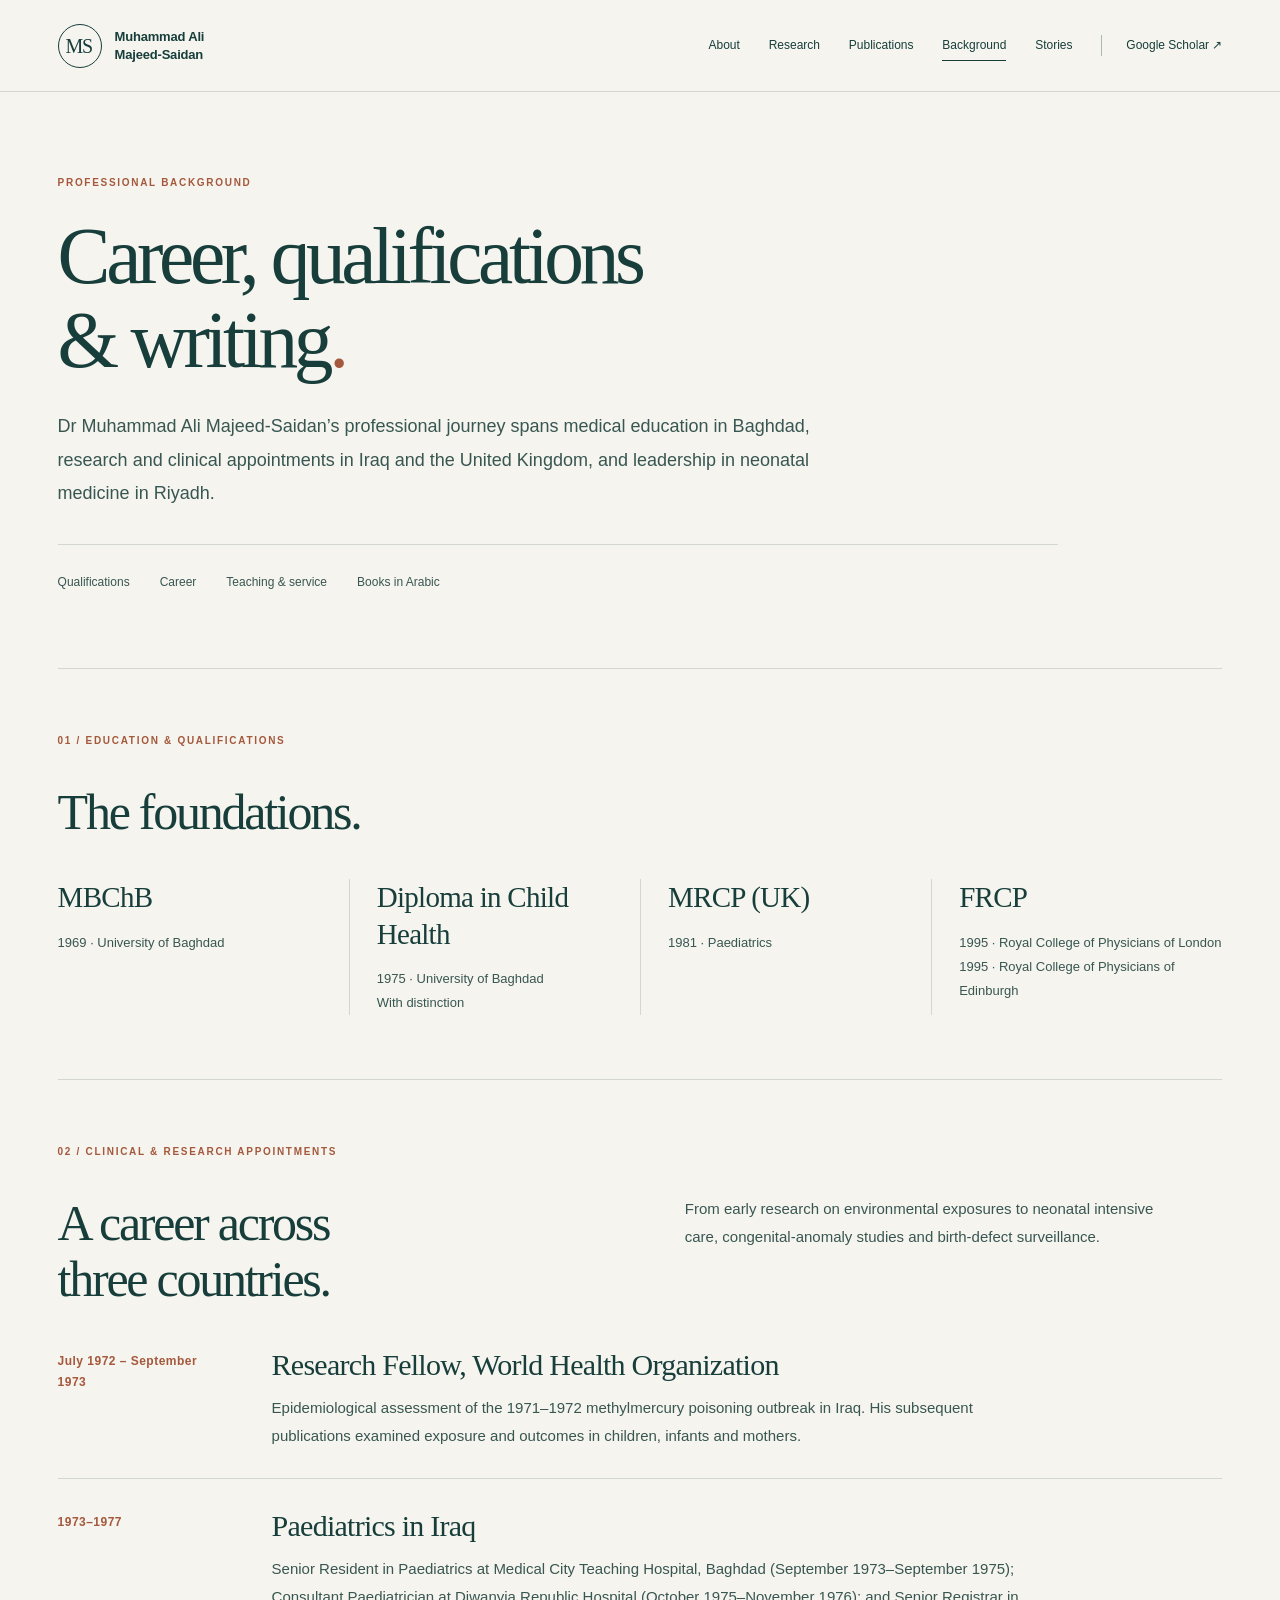
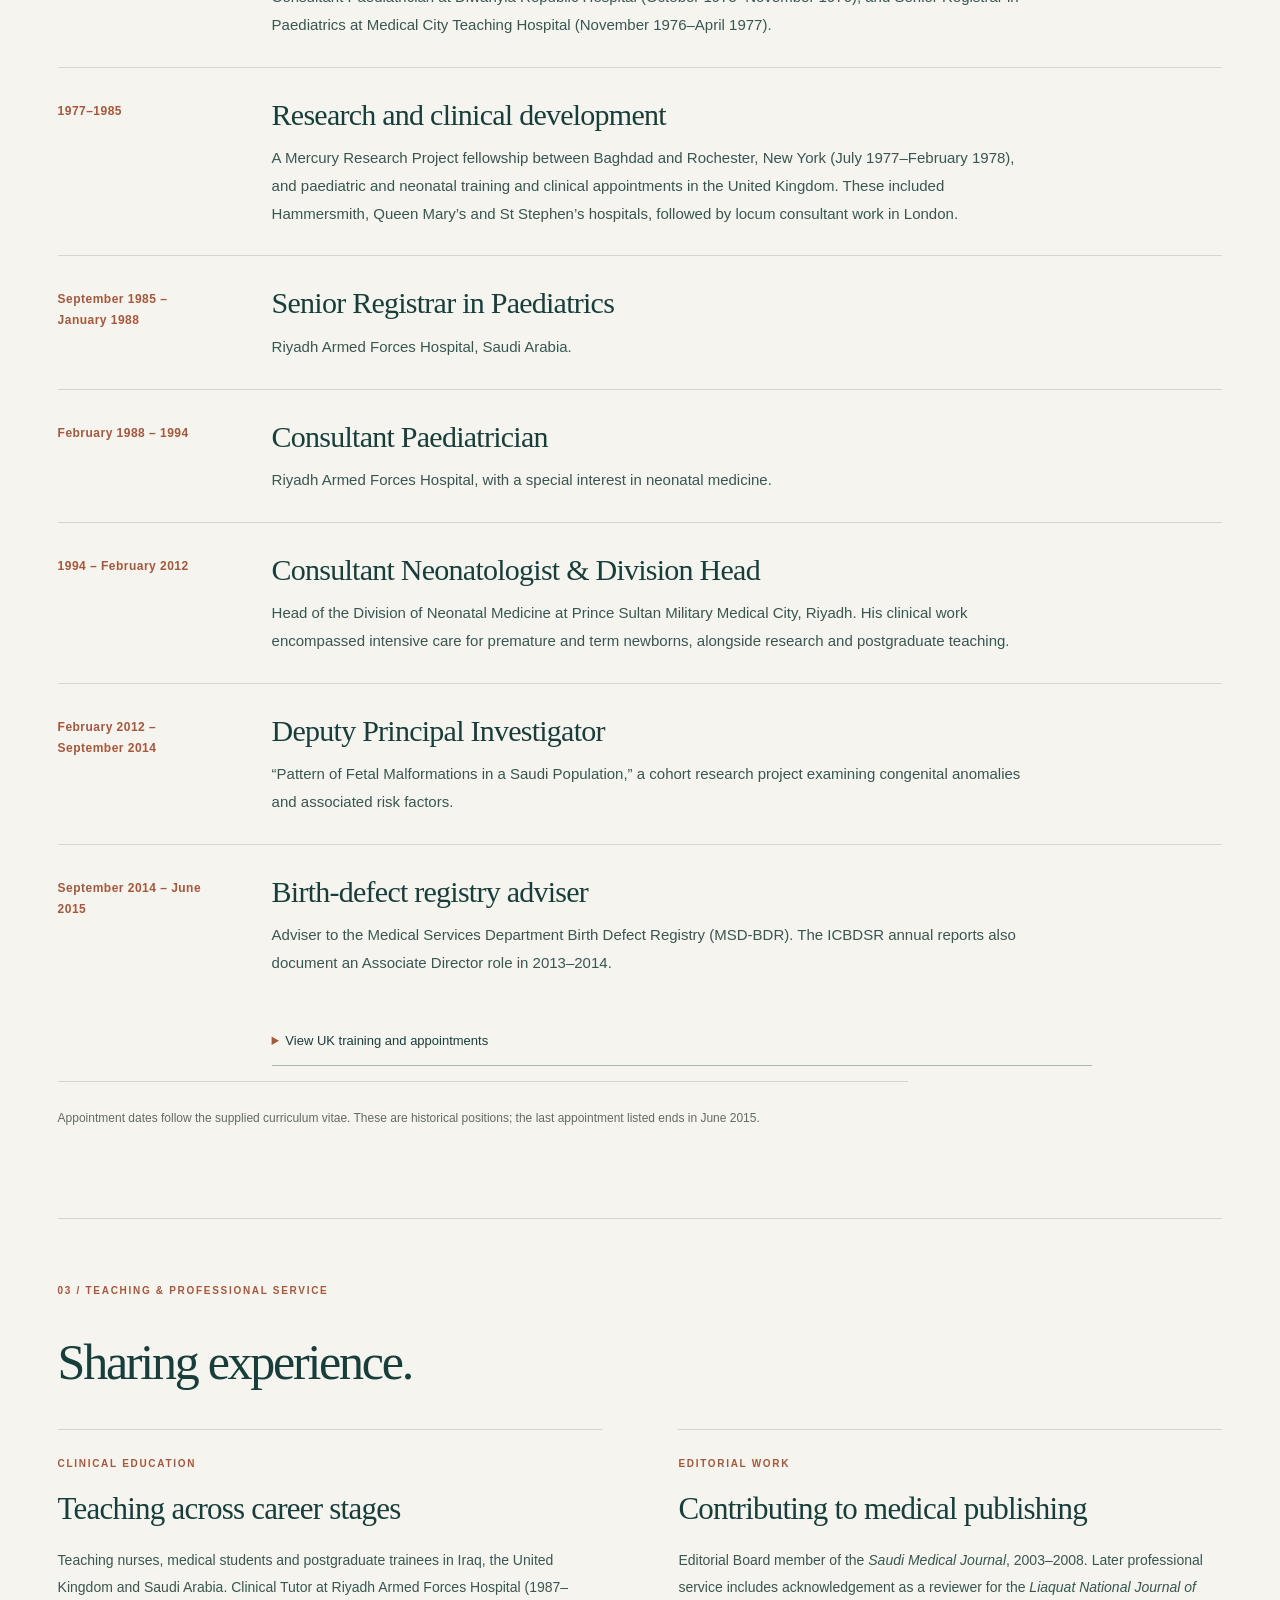
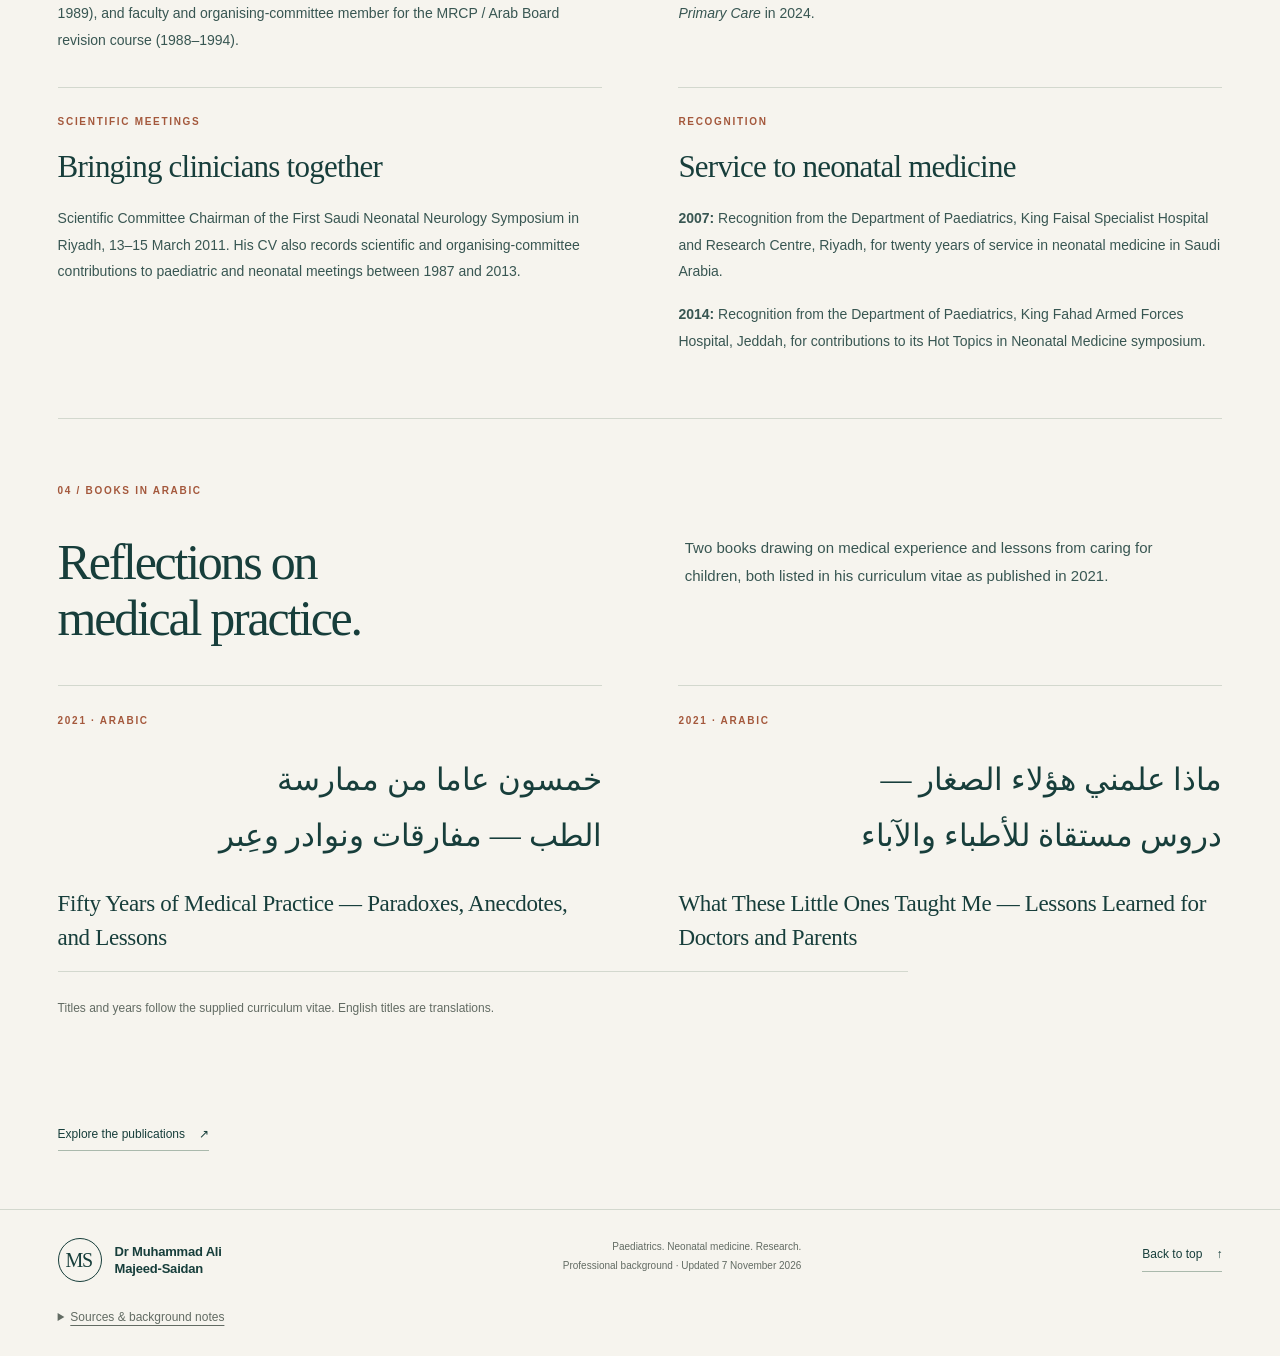
<file: background.html>
<!doctype html>
<html lang="en-GB">
<head>
  <meta charset="utf-8">
  <meta name="viewport" content="width=device-width,initial-scale=1">
  <meta name="theme-color" content="#173e3b">
  <meta name="description" content="The qualifications, clinical career, teaching, professional service and Arabic books of Dr Muhammad Ali Majeed-Saidan.">
  <meta property="og:type" content="profile">
  <meta property="og:title" content="Career, qualifications & writing — Dr Muhammad Ali Majeed-Saidan">
  <meta property="og:description" content="A professional journey through Iraq, the United Kingdom and Saudi Arabia.">
  <title>Career, Qualifications & Writing | Dr Muhammad Ali Majeed-Saidan</title>
  <link rel="canonical" href="https://msaidan.github.io/background.html">
  <link rel="icon" href="assets/favicon.svg" type="image/svg+xml">
  <link rel="stylesheet" href="assets/styles.css">
  <link rel="stylesheet" href="assets/background.css">
  <script src="assets/app.js" defer></script>
</head>
<body>
  <a class="skip-link" href="#main">Skip to content</a>
  <header class="site-header"><div class="header-inner container">
    <a class="brand" href="index.html" aria-label="Muhammad Ali Majeed-Saidan, home"><span class="brand-mark" aria-hidden="true">MS</span><span class="brand-name">Muhammad Ali<br>Majeed-Saidan</span></a>
    <button class="nav-toggle" type="button" aria-controls="site-nav" aria-expanded="false">Menu <span aria-hidden="true">☰</span></button>
    <nav class="nav" id="site-nav" aria-label="Main navigation"><a class="nav-link" href="index.html#about">About</a><a class="nav-link" href="index.html#research">Research</a><a class="nav-link" href="index.html#publications">Publications</a><a class="nav-link" href="background.html" aria-current="page">Background</a><a class="nav-link" href="index.html#stories">Stories</a><a class="nav-external" href="https://scholar.google.com/citations?user=awNi0tgAAAAJ&amp;hl=en" target="_blank" rel="noopener noreferrer">Google Scholar <span aria-hidden="true">↗</span></a></nav>
  </div></header>
  <main class="career-page container" id="main">
    <header class="career-hero">
      <p class="eyebrow">Professional background</p>
      <h1 class="career-title">Career, qualifications<br>&amp; writing<span class="accent-dot">.</span></h1>
      <p class="career-intro">Dr Muhammad Ali Majeed-Saidan’s professional journey spans medical education in Baghdad, research and clinical appointments in Iraq and the United Kingdom, and leadership in neonatal medicine in Riyadh.</p>
      <nav class="career-subnav" aria-label="Professional background sections"><a href="#qualifications">Qualifications</a><a href="#career">Career</a><a href="#teaching">Teaching &amp; service</a><a href="#books">Books in Arabic</a></nav>
    </header>

    <section class="career-section" id="qualifications" aria-labelledby="qualifications-title">
      <div class="career-section-header"><p class="section-label">01 / Education &amp; qualifications</p><h2 id="qualifications-title">The foundations.</h2></div>
      <dl class="qualifications-grid">
        <div class="qualification"><dt>MBChB</dt><dd>1969 · University of Baghdad</dd></div>
        <div class="qualification"><dt>Diploma in Child Health</dt><dd>1975 · University of Baghdad<br>With distinction</dd></div>
        <div class="qualification"><dt>MRCP (UK)</dt><dd>1981 · Paediatrics</dd></div>
        <div class="qualification"><dt>FRCP</dt><dd>1995 · Royal College of Physicians of London<br>1995 · Royal College of Physicians of Edinburgh</dd></div>
      </dl>
    </section>

    <section class="career-section" id="career" aria-labelledby="career-title">
      <div class="career-section-header"><p class="section-label">02 / Clinical &amp; research appointments</p><h2 id="career-title">A career across three countries.</h2><p>From early research on environmental exposures to neonatal intensive care, congenital-anomaly studies and birth-defect surveillance.</p></div>
      <ol class="career-timeline">
        <li><p class="career-date">July 1972 – September 1973</p><div class="career-entry"><h3>Research Fellow, World Health Organization</h3><p>Epidemiological assessment of the 1971–1972 methylmercury poisoning outbreak in Iraq. His subsequent publications examined exposure and outcomes in children, infants and mothers.</p></div></li>
        <li><p class="career-date">1973–1977</p><div class="career-entry"><h3>Paediatrics in Iraq</h3><p>Senior Resident in Paediatrics at Medical City Teaching Hospital, Baghdad (September 1973–September 1975); Consultant Paediatrician at Diwanyia Republic Hospital (October 1975–November 1976); and Senior Registrar in Paediatrics at Medical City Teaching Hospital (November 1976–April 1977).</p></div></li>
        <li><p class="career-date">1977–1985</p><div class="career-entry"><h3>Research and clinical development</h3><p>A Mercury Research Project fellowship between Baghdad and Rochester, New York (July 1977–February 1978), and paediatric and neonatal training and clinical appointments in the United Kingdom. These included Hammersmith, Queen Mary’s and St Stephen’s hospitals, followed by locum consultant work in London.</p></div></li>
        <li><p class="career-date">September 1985 – January 1988</p><div class="career-entry"><h3>Senior Registrar in Paediatrics</h3><p>Riyadh Armed Forces Hospital, Saudi Arabia.</p></div></li>
        <li><p class="career-date">February 1988 – 1994</p><div class="career-entry"><h3>Consultant Paediatrician</h3><p>Riyadh Armed Forces Hospital, with a special interest in neonatal medicine.</p></div></li>
        <li><p class="career-date">1994 – February 2012</p><div class="career-entry"><h3>Consultant Neonatologist &amp; Division Head</h3><p>Head of the Division of Neonatal Medicine at Prince Sultan Military Medical City, Riyadh. His clinical work encompassed intensive care for premature and term newborns, alongside research and postgraduate teaching.</p></div></li>
        <li><p class="career-date">February 2012 – September 2014</p><div class="career-entry"><h3>Deputy Principal Investigator</h3><p>“Pattern of Fetal Malformations in a Saudi Population,” a cohort research project examining congenital anomalies and associated risk factors.</p></div></li>
        <li><p class="career-date">September 2014 – June 2015</p><div class="career-entry"><h3>Birth-defect registry adviser</h3><p>Adviser to the Medical Services Department Birth Defect Registry (MSD-BDR). The ICBDSR annual reports also document an Associate Director role in 2013–2014.</p></div></li>
      </ol>
      <details class="career-earlier"><summary>View UK training and appointments</summary><ul>
        <li><strong>May–June 1977:</strong> Clinical attachment, Hospital for Sick Children, London.</li>
        <li><strong>May 1978–February 1979:</strong> Senior House Officer / Clinical Assistant, Basildon General Hospital, Essex.</li>
        <li><strong>May–December 1979:</strong> Neonatal Senior House Officer, Hammersmith Hospital, London.</li>
        <li><strong>November 1980–November 1981:</strong> Paediatric Registrar, Queen Mary’s Hospital, London.</li>
        <li><strong>December 1981–December 1983:</strong> Paediatric Registrar, St Stephen’s Hospital, London.</li>
        <li><strong>January–September 1984:</strong> Locum Paediatric Senior Registrar, Stoke Mandeville Hospital and Royal Buckinghamshire Maternity Hospital.</li>
        <li><strong>October 1984–September 1985:</strong> Locum Consultant Paediatrician at various London hospitals.</li>
      </ul></details>
      <p class="career-source-note">Appointment dates follow the supplied curriculum vitae. These are historical positions; the last appointment listed ends in June 2015.</p>
    </section>

    <section class="career-section" id="teaching" aria-labelledby="teaching-title">
      <div class="career-section-header"><p class="section-label">03 / Teaching &amp; professional service</p><h2 id="teaching-title">Sharing experience.</h2></div>
      <div class="service-grid">
        <article class="service-item"><p class="eyebrow">Clinical education</p><h3>Teaching across career stages</h3><p>Teaching nurses, medical students and postgraduate trainees in Iraq, the United Kingdom and Saudi Arabia. Clinical Tutor at Riyadh Armed Forces Hospital (1987–1989), and faculty and organising-committee member for the MRCP / Arab Board revision course (1988–1994).</p></article>
        <article class="service-item"><p class="eyebrow">Editorial work</p><h3>Contributing to medical publishing</h3><p>Editorial Board member of the <em>Saudi Medical Journal</em>, 2003–2008. Later professional service includes acknowledgement as a reviewer for the <em>Liaquat National Journal of Primary Care</em> in 2024.</p></article>
        <article class="service-item"><p class="eyebrow">Scientific meetings</p><h3>Bringing clinicians together</h3><p>Scientific Committee Chairman of the First Saudi Neonatal Neurology Symposium in Riyadh, 13–15 March 2011. His CV also records scientific and organising-committee contributions to paediatric and neonatal meetings between 1987 and 2013.</p></article>
        <article class="service-item"><p class="eyebrow">Recognition</p><h3>Service to neonatal medicine</h3><p><strong>2007:</strong> Recognition from the Department of Paediatrics, King Faisal Specialist Hospital and Research Centre, Riyadh, for twenty years of service in neonatal medicine in Saudi Arabia.</p><p><strong>2014:</strong> Recognition from the Department of Paediatrics, King Fahad Armed Forces Hospital, Jeddah, for contributions to its Hot Topics in Neonatal Medicine symposium.</p></article>
      </div>
    </section>

    <section class="career-section" id="books" aria-labelledby="books-title">
      <div class="career-section-header"><p class="section-label">04 / Books in Arabic</p><h2 id="books-title">Reflections on medical practice.</h2><p>Two books drawing on medical experience and lessons from caring for children, both listed in his curriculum vitae as published in 2021.</p></div>
      <div class="books-grid">
        <article class="book-entry"><p class="eyebrow">2021 · Arabic</p><h3 class="book-arabic" lang="ar" dir="rtl">خمسون عاما من ممارسة الطب — مفارقات ونوادر وعِبر</h3><p class="book-translation">Fifty Years of Medical Practice — Paradoxes, Anecdotes, and Lessons</p></article>
        <article class="book-entry"><p class="eyebrow">2021 · Arabic</p><h3 class="book-arabic" lang="ar" dir="rtl">ماذا علمني هؤلاء الصغار — دروس مستقاة للأطباء والآباء</h3><p class="book-translation">What These Little Ones Taught Me — Lessons Learned for Doctors and Parents</p></article>
      </div>
      <p class="career-source-note">Titles and years follow the supplied curriculum vitae. English titles are translations.</p>
    </section>

    <div class="career-back"><a class="text-link" href="index.html#publications">Explore the publications <span aria-hidden="true">↗</span></a></div>
  </main>
  <footer class="site-footer"><div class="container"><div class="footer-inner"><a class="brand" href="index.html"><span class="brand-mark" aria-hidden="true">MS</span><span class="brand-name">Dr Muhammad Ali<br>Majeed-Saidan</span></a><p class="footer-note">Paediatrics. Neonatal medicine. Research.<br>Professional background · Updated 7 November 2026</p><a class="text-link" href="#main">Back to top <span aria-hidden="true">↑</span></a></div>
    <details class="source-details" id="source-notes"><summary>Sources &amp; background notes</summary><div><p>Qualifications, appointment dates, teaching roles, editorial-board service, departmental recognition and books are drawn from the curriculum vitae supplied for this website. The document combines material from different periods, including publication entries through 2025. Dates attached to individual qualifications and appointments are retained.</p><p>Additional public sources: <a href="https://www.icbdsr.org/wp-content/annual_report/Report2013.pdf#page=165" target="_blank" rel="noopener noreferrer">ICBDSR Annual Report 2013</a> and <a href="https://www.icbdsr.org/wp-content/annual_report/Report2014.pdf#page=205" target="_blank" rel="noopener noreferrer">2014</a> for registry leadership; <a href="https://journals.lnh.edu.pk/lnjpc/pdf/33e8111c-db81-48f1-b142-a1425d4b9da7.PDF" target="_blank" rel="noopener noreferrer">2024 reviewer acknowledgements</a>; and the <a href="index.html#publications">individually linked publication records</a>.</p></div></details>
  </div></footer>
</body>
</html>
</file>
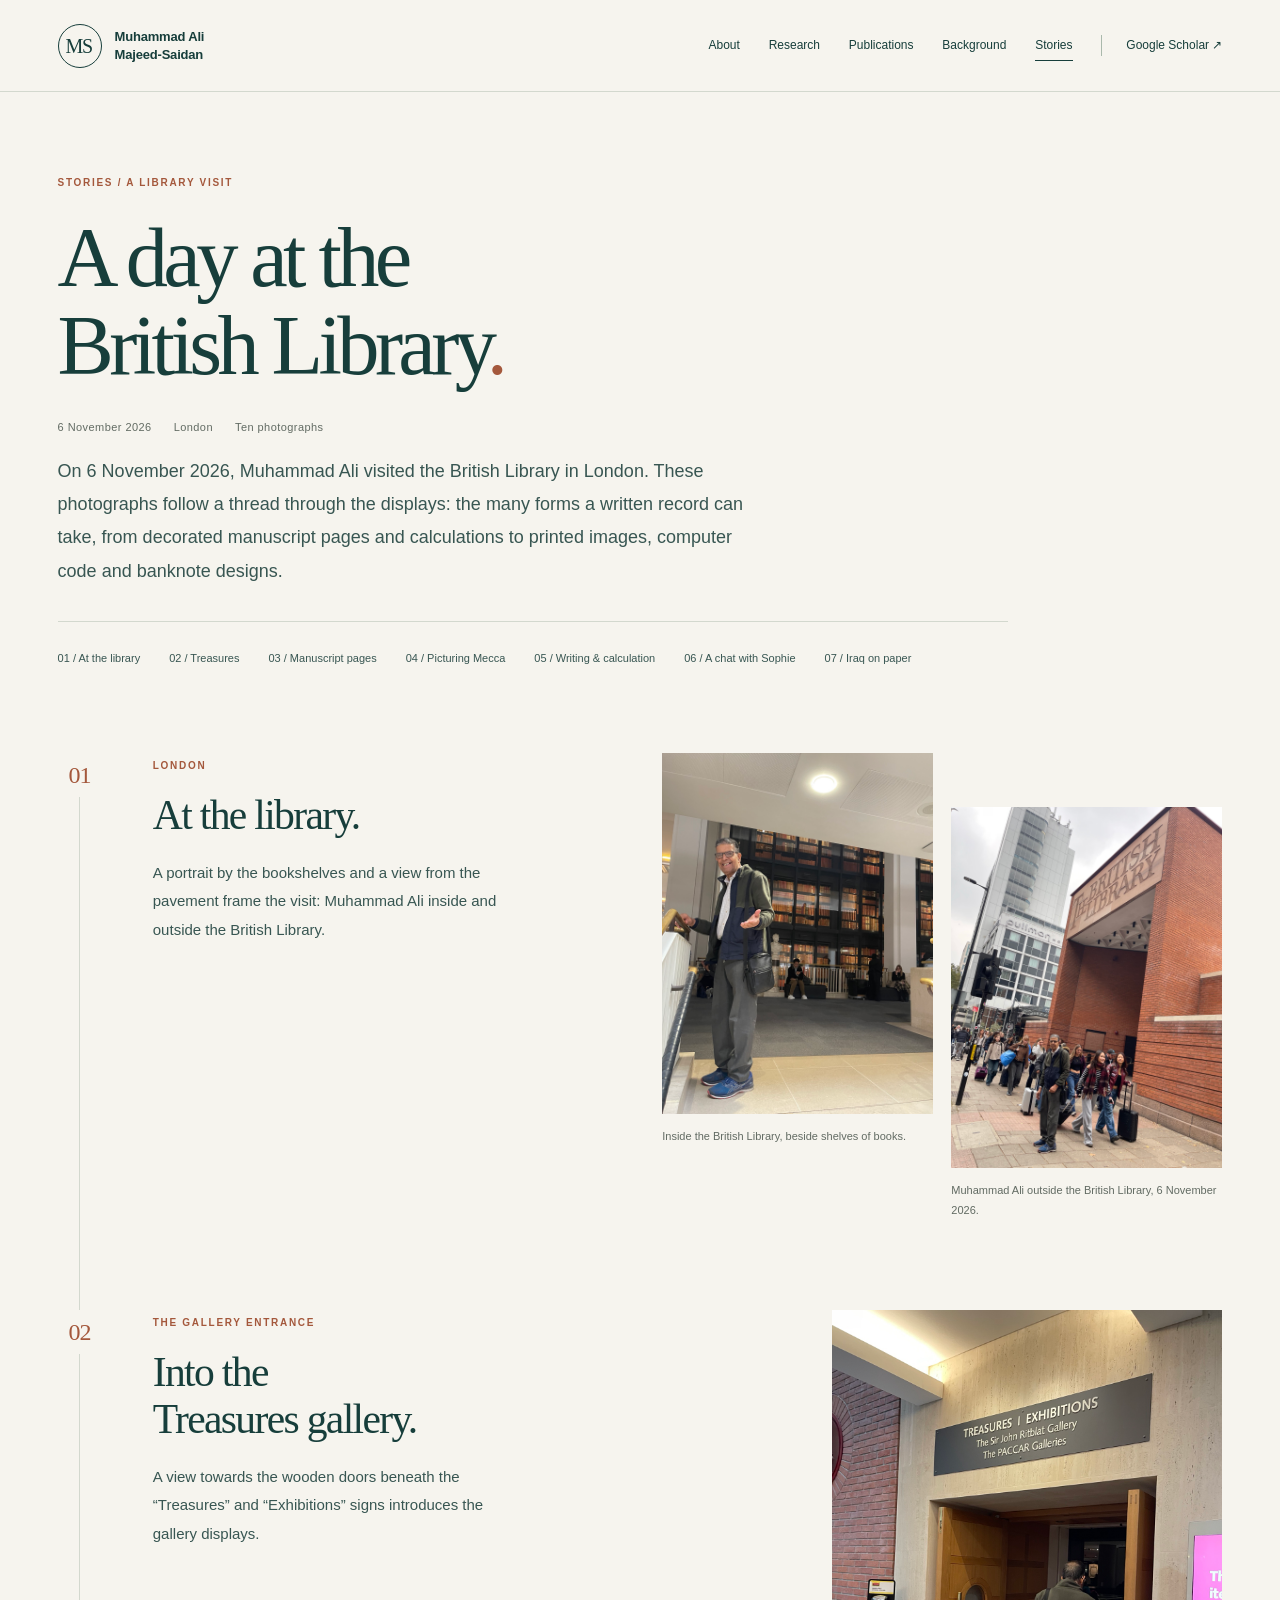
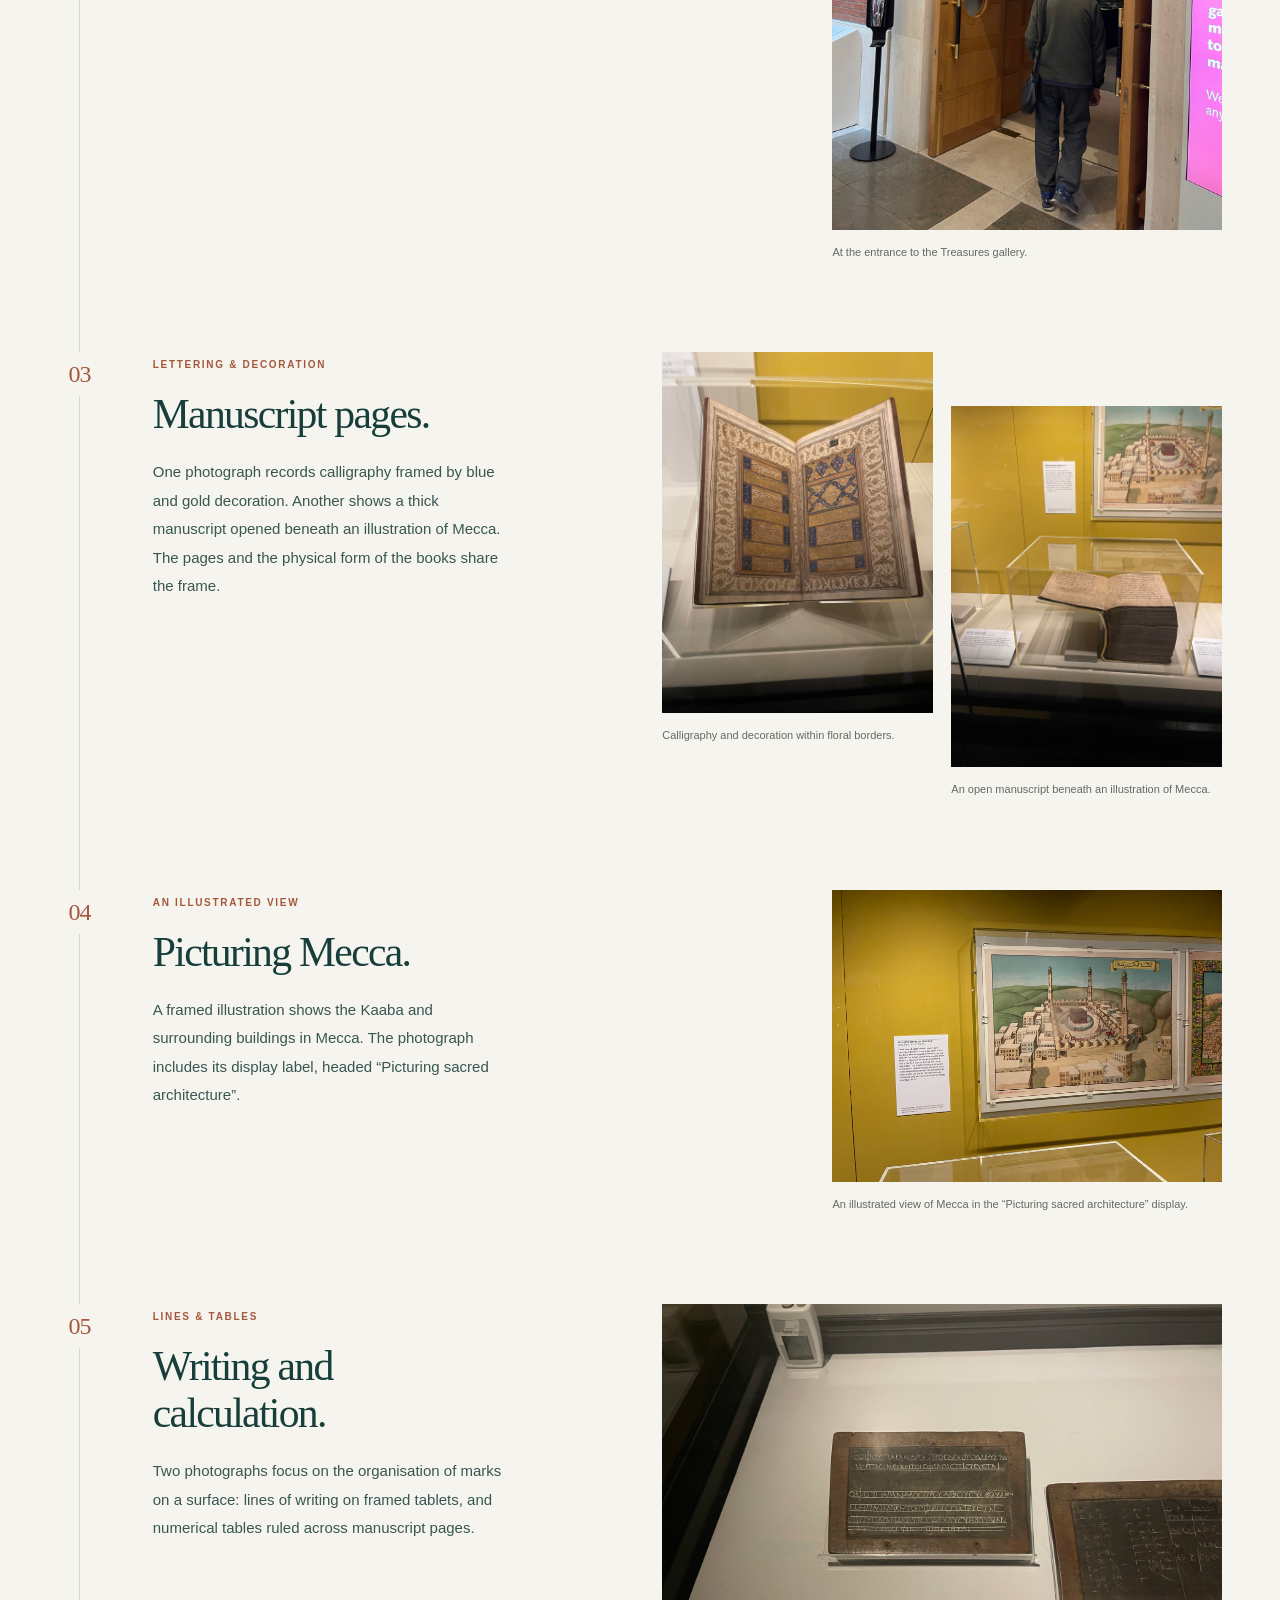
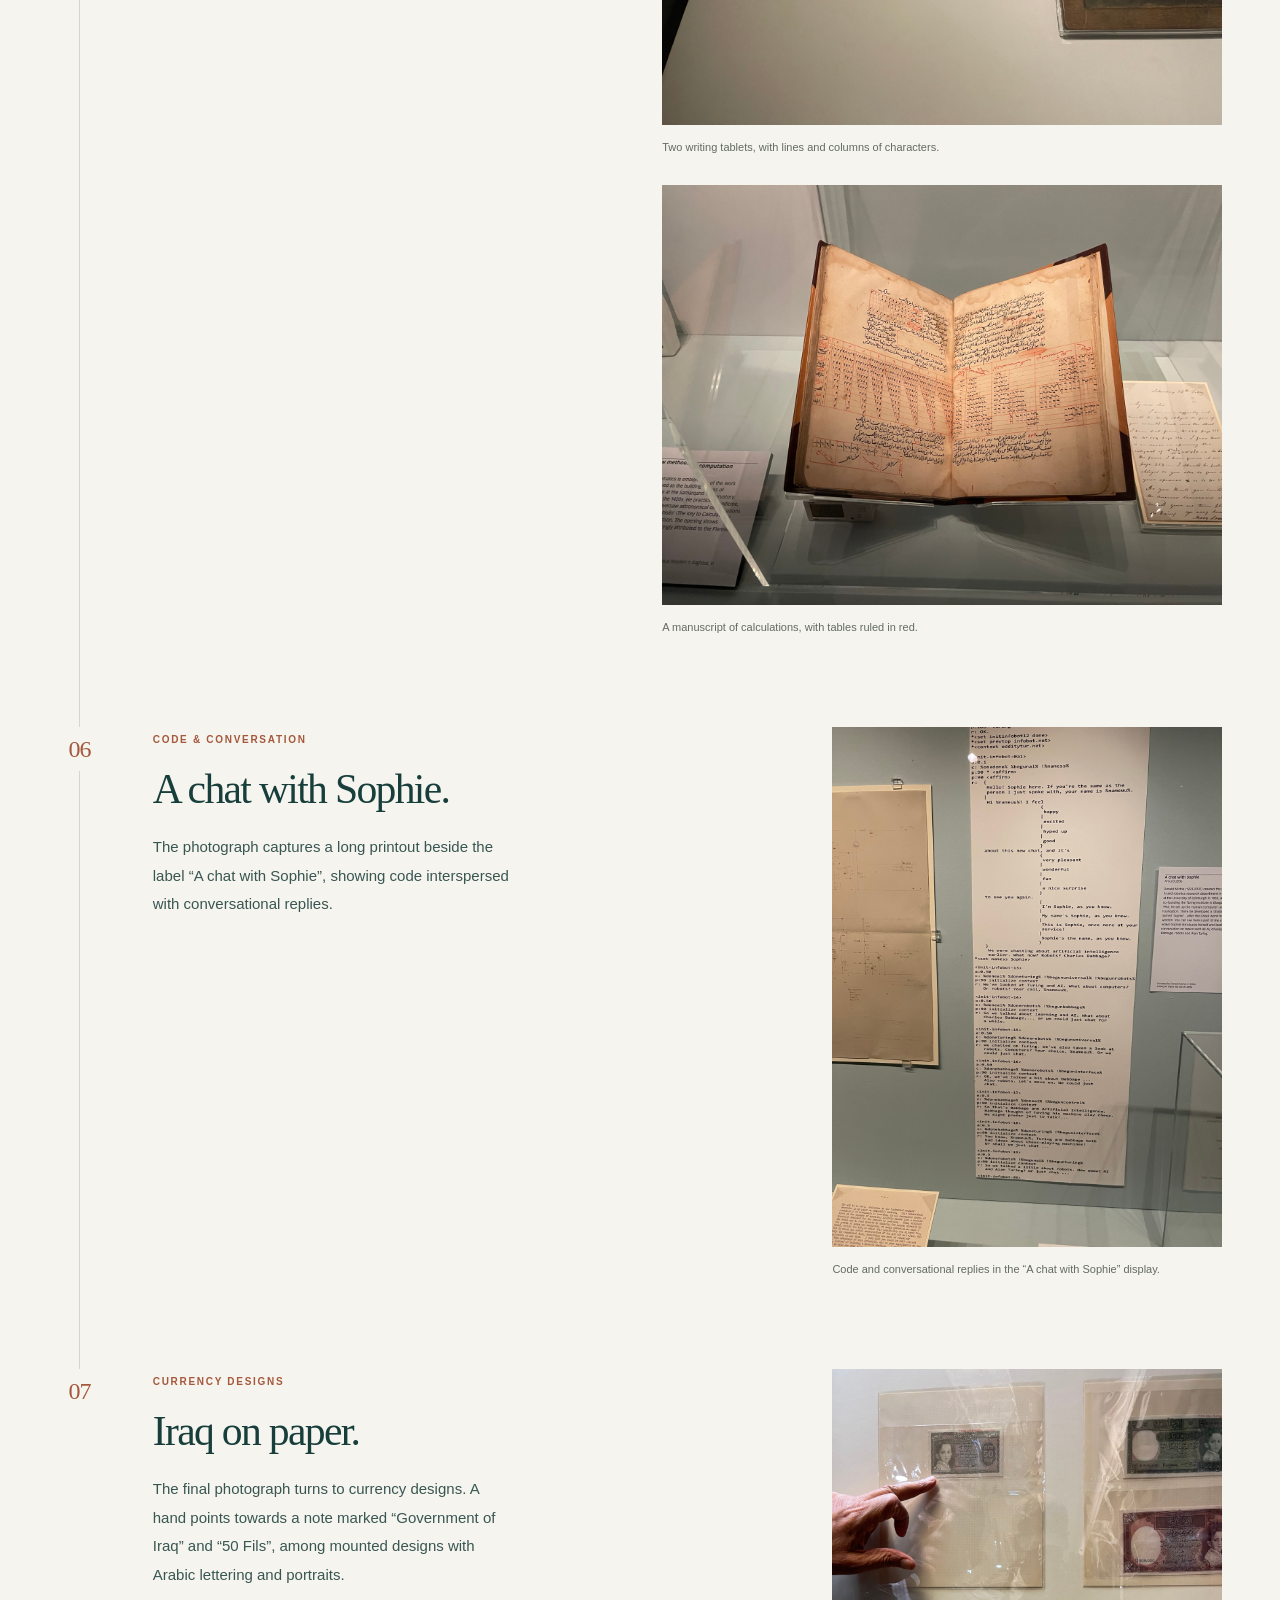
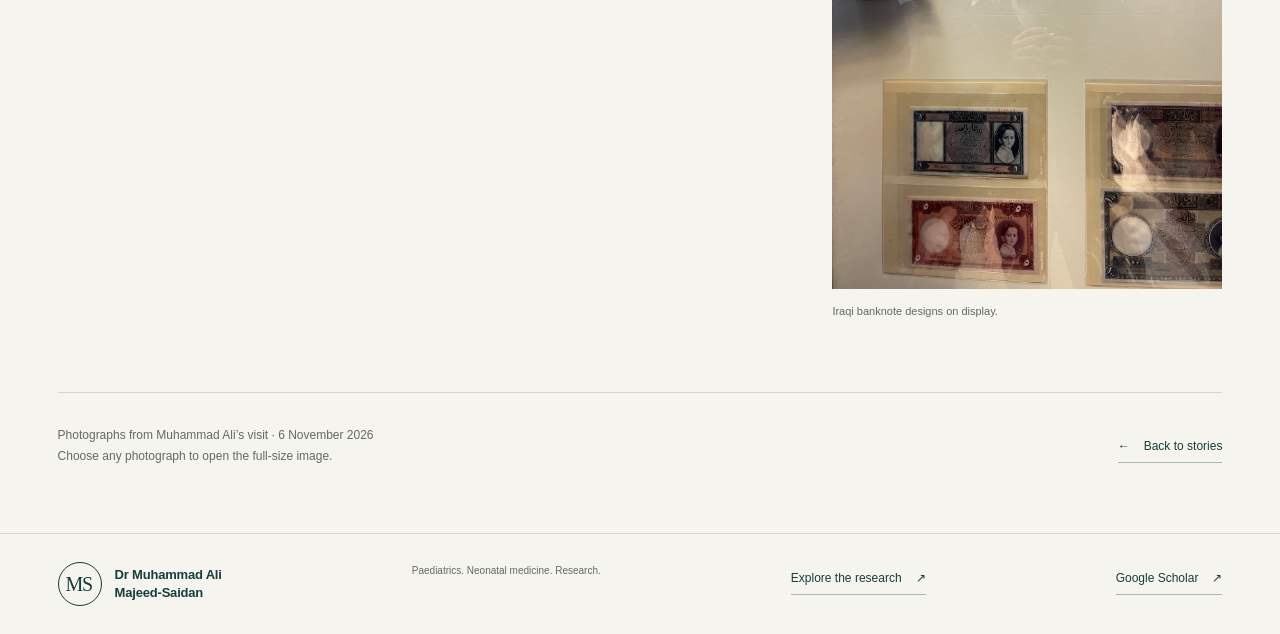
<file: stories/british-library-2026-11-06.html>
<!doctype html>
<html lang="en-GB">
<head>
  <meta charset="utf-8">
  <meta name="viewport" content="width=device-width,initial-scale=1">
  <meta name="theme-color" content="#173e3b">
  <meta name="description" content="Ten photographs from Dr Muhammad Ali Majeed-Saidan’s visit to the British Library in London on 6 November 2026: manuscripts, illustrations, writing tablets, calculations, computer code and banknote designs.">
  <meta property="og:type" content="article">
  <meta property="og:title" content="A day at the British Library — Muhammad Ali Majeed-Saidan">
  <meta property="og:description" content="London, 6 November 2026. Ten photographs from a visit to the British Library.">
  <meta property="og:url" content="https://msaidan.github.io/stories/british-library-2026-11-06.html">
  <meta property="og:image" content="https://msaidan.github.io/assets/photos/british-library-2026-11-06/muhammad-ali-at-the-library.jpeg">
  <meta property="og:image:alt" content="Muhammad Ali beside a stair rail at the British Library, with bookshelves behind him.">
  <meta property="article:published_time" content="2026-11-07">
  <meta name="twitter:card" content="summary_large_image">
  <title>A day at the British Library | Dr Muhammad Ali Majeed-Saidan</title>
  <link rel="canonical" href="https://msaidan.github.io/stories/british-library-2026-11-06.html">
  <link rel="icon" href="../assets/favicon.svg" type="image/svg+xml">
  <link rel="stylesheet" href="../assets/styles.css">
  <link rel="stylesheet" href="../assets/stories.css?v=20261107-library">
  <script src="../assets/app.js" defer></script>
</head>
<body>
  <a class="skip-link" href="#main">Skip to story</a>
  <header class="site-header"><div class="header-inner container">
    <a class="brand" href="../index.html" aria-label="Muhammad Ali Majeed-Saidan, home"><span class="brand-mark" aria-hidden="true">MS</span><span class="brand-name">Muhammad Ali<br>Majeed-Saidan</span></a>
    <button class="nav-toggle" type="button" aria-controls="site-nav" aria-expanded="false">Menu <span aria-hidden="true">☰</span></button>
    <nav class="nav" id="site-nav" aria-label="Main navigation"><a class="nav-link" href="../index.html#about">About</a><a class="nav-link" href="../index.html#research">Research</a><a class="nav-link" href="../index.html#publications">Publications</a><a class="nav-link" href="../background.html">Background</a><a class="nav-link" href="../index.html#stories" aria-current="page">Stories</a><a class="nav-external" href="https://scholar.google.com/citations?user=awNi0tgAAAAJ&amp;hl=en" target="_blank" rel="noopener noreferrer">Google Scholar <span aria-hidden="true">↗</span></a></nav>
  </div></header>
  <main class="story-page" id="main"><article class="container" aria-labelledby="story-title">
    <header class="story-heading">
      <p class="eyebrow">Stories / A library visit</p>
      <h1 class="story-title" id="story-title">A day at the<br>British Library<span class="accent-dot">.</span></h1>
      <p class="story-meta"><time datetime="2026-11-06">6 November 2026</time><span>London</span><span>Ten photographs</span></p>
      <p class="story-deck">On 6 November 2026, Muhammad Ali visited the British Library in London. These photographs follow a thread through the displays: the many forms a written record can take, from decorated manuscript pages and calculations to printed images, computer code and banknote designs.</p>
      <nav class="story-chapter-nav" aria-label="Photo story chapters"><a href="#at-the-library">01 / At the library</a><a href="#treasures">02 / Treasures</a><a href="#manuscript-pages">03 / Manuscript pages</a><a href="#picturing-mecca">04 / Picturing Mecca</a><a href="#writing-and-calculation">05 / Writing &amp; calculation</a><a href="#a-chat-with-sophie">06 / A chat with Sophie</a><a href="#iraq-on-paper">07 / Iraq on paper</a></nav>
    </header>
    <ol class="story-timeline" aria-label="Seven scenes from the visit">
      <li class="story-moment" id="at-the-library">
        <span class="story-number" aria-hidden="true">01</span>
        <div class="story-moment-copy"><p class="eyebrow">London</p><h2>At the library.</h2><p>A portrait by the bookshelves and a view from the pavement frame the visit: Muhammad Ali inside and outside the British Library.</p></div>
        <div class="story-photo-pair">
          <figure class="story-photo"><a class="story-photo-link" href="../assets/photos/british-library-2026-11-06/muhammad-ali-at-the-library.jpeg" target="_blank" rel="noopener" aria-label="Open full-size photograph: Muhammad Ali beside the library bookshelves"><img src="../assets/photos/british-library-2026-11-06/muhammad-ali-at-the-library.jpeg" alt="Muhammad Ali standing beside a stair rail, with tall glass-fronted bookshelves behind him." width="1152" height="1536" decoding="async"></a><figcaption>Inside the British Library, beside shelves of books.</figcaption></figure>
          <figure class="story-photo"><a class="story-photo-link" href="../assets/photos/british-library-2026-11-06/outside-the-british-library.jpeg" target="_blank" rel="noopener" aria-label="Open full-size photograph: Muhammad Ali outside the British Library"><img src="../assets/photos/british-library-2026-11-06/outside-the-british-library.jpeg" alt="Muhammad Ali standing on the pavement beneath the large The British Library sign." width="1152" height="1536" loading="lazy" decoding="async"></a><figcaption>Muhammad Ali outside the British Library, 6 November 2026.</figcaption></figure>
        </div>
      </li>
      <li class="story-moment" id="treasures">
        <span class="story-number" aria-hidden="true">02</span>
        <div class="story-moment-copy"><p class="eyebrow">The gallery entrance</p><h2>Into the Treasures gallery.</h2><p>A view towards the wooden doors beneath the “Treasures” and “Exhibitions” signs introduces the gallery displays.</p></div>
        <figure class="story-photo"><a class="story-photo-link" href="../assets/photos/british-library-2026-11-06/treasures-gallery-entrance.jpeg" target="_blank" rel="noopener" aria-label="Open full-size photograph: the Treasures gallery entrance"><img src="../assets/photos/british-library-2026-11-06/treasures-gallery-entrance.jpeg" alt="A visitor entering wooden doors beneath signs for Treasures and Exhibitions." width="1152" height="1536" loading="lazy" decoding="async"></a><figcaption>At the entrance to the Treasures gallery.</figcaption></figure>
      </li>
      <li class="story-moment" id="manuscript-pages">
        <span class="story-number" aria-hidden="true">03</span>
        <div class="story-moment-copy"><p class="eyebrow">Lettering &amp; decoration</p><h2>Manuscript pages.</h2><p>One photograph records calligraphy framed by blue and gold decoration. Another shows a thick manuscript opened beneath an illustration of Mecca. The pages and the physical form of the books share the frame.</p></div>
        <div class="story-photo-pair">
          <figure class="story-photo"><a class="story-photo-link" href="../assets/photos/british-library-2026-11-06/decorated-manuscript.jpeg" target="_blank" rel="noopener" aria-label="Open full-size photograph: decorated manuscript pages"><img src="../assets/photos/british-library-2026-11-06/decorated-manuscript.jpeg" alt="An open manuscript with calligraphy, blue and gold decoration, and floral borders." width="1152" height="1536" loading="lazy" decoding="async"></a><figcaption>Calligraphy and decoration within floral borders.</figcaption></figure>
          <figure class="story-photo"><a class="story-photo-link" href="../assets/photos/british-library-2026-11-06/manuscript-on-display.jpeg" target="_blank" rel="noopener" aria-label="Open full-size photograph: an open manuscript on display"><img src="../assets/photos/british-library-2026-11-06/manuscript-on-display.jpeg" alt="A thick manuscript opened inside a glass case beneath an illustration of the Kaaba in Mecca." width="1152" height="1536" loading="lazy" decoding="async"></a><figcaption>An open manuscript beneath an illustration of Mecca.</figcaption></figure>
        </div>
      </li>
      <li class="story-moment" id="picturing-mecca">
        <span class="story-number" aria-hidden="true">04</span>
        <div class="story-moment-copy"><p class="eyebrow">An illustrated view</p><h2>Picturing Mecca.</h2><p>A framed illustration shows the Kaaba and surrounding buildings in Mecca. The photograph includes its display label, headed “Picturing sacred architecture”.</p></div>
        <figure class="story-photo"><a class="story-photo-link" href="../assets/photos/british-library-2026-11-06/mecca-illustration.jpeg" target="_blank" rel="noopener" aria-label="Open full-size photograph: an illustrated view of Mecca"><img src="../assets/photos/british-library-2026-11-06/mecca-illustration.jpeg" alt="Framed colour illustration of the Kaaba and surrounding buildings, displayed beside a label on a yellow wall." width="1536" height="1152" loading="lazy" decoding="async"></a><figcaption>An illustrated view of Mecca in the “Picturing sacred architecture” display.</figcaption></figure>
      </li>
      <li class="story-moment" id="writing-and-calculation">
        <span class="story-number" aria-hidden="true">05</span>
        <div class="story-moment-copy"><p class="eyebrow">Lines &amp; tables</p><h2>Writing and calculation.</h2><p>Two photographs focus on the organisation of marks on a surface: lines of writing on framed tablets, and numerical tables ruled across manuscript pages.</p></div>
        <div class="story-photo-pair story-photo-stack">
          <figure class="story-photo"><a class="story-photo-link" href="../assets/photos/british-library-2026-11-06/writing-tablets.jpeg" target="_blank" rel="noopener" aria-label="Open full-size photograph: two writing tablets"><img src="../assets/photos/british-library-2026-11-06/writing-tablets.jpeg" alt="Two framed writing tablets displayed under glass, with lines and columns of characters on their dark surfaces." width="1536" height="1152" loading="lazy" decoding="async"></a><figcaption>Two writing tablets, with lines and columns of characters.</figcaption></figure>
          <figure class="story-photo"><a class="story-photo-link" href="../assets/photos/british-library-2026-11-06/manuscript-calculations.jpeg" target="_blank" rel="noopener" aria-label="Open full-size photograph: manuscript calculations"><img src="../assets/photos/british-library-2026-11-06/manuscript-calculations.jpeg" alt="An open manuscript with Arabic script and numerical tables in black and red ink, displayed beside a handwritten letter." width="1536" height="1152" loading="lazy" decoding="async"></a><figcaption>A manuscript of calculations, with tables ruled in red.</figcaption></figure>
        </div>
      </li>
      <li class="story-moment" id="a-chat-with-sophie">
        <span class="story-number" aria-hidden="true">06</span>
        <div class="story-moment-copy"><p class="eyebrow">Code &amp; conversation</p><h2>A chat with Sophie.</h2><p>The photograph captures a long printout beside the label “A chat with Sophie”, showing code interspersed with conversational replies.</p></div>
        <figure class="story-photo"><a class="story-photo-link" href="../assets/photos/british-library-2026-11-06/a-chat-with-sophie.jpeg" target="_blank" rel="noopener" aria-label="Open full-size photograph: A chat with Sophie display"><img src="../assets/photos/british-library-2026-11-06/a-chat-with-sophie.jpeg" alt="A long printed program listing with conversational replies, mounted beside a label titled A chat with Sophie." width="1152" height="1536" loading="lazy" decoding="async"></a><figcaption>Code and conversational replies in the “A chat with Sophie” display.</figcaption></figure>
      </li>
      <li class="story-moment" id="iraq-on-paper">
        <span class="story-number" aria-hidden="true">07</span>
        <div class="story-moment-copy"><p class="eyebrow">Currency designs</p><h2>Iraq on paper.</h2><p>The final photograph turns to currency designs. A hand points towards a note marked “Government of Iraq” and “50 Fils”, among mounted designs with Arabic lettering and portraits.</p></div>
        <figure class="story-photo"><a class="story-photo-link" href="../assets/photos/british-library-2026-11-06/iraqi-banknote-designs.jpeg" target="_blank" rel="noopener" aria-label="Open full-size photograph: Iraqi banknote designs"><img src="../assets/photos/british-library-2026-11-06/iraqi-banknote-designs.jpeg" alt="A hand pointing towards a 50-fils note among mounted Iraqi banknote designs." width="1152" height="1536" loading="lazy" decoding="async"></a><figcaption>Iraqi banknote designs on display.</figcaption></figure>
      </li>
    </ol>
    <div class="story-end"><p>Photographs from Muhammad Ali’s visit · 6 November 2026<br><span>Choose any photograph to open the full-size image.</span></p><a class="text-link" href="../index.html#stories"><span aria-hidden="true">←</span> Back to stories</a></div>
  </article></main>
  <footer class="site-footer"><div class="container"><div class="footer-inner"><a class="brand" href="../index.html"><span class="brand-mark" aria-hidden="true">MS</span><span class="brand-name">Dr Muhammad Ali<br>Majeed-Saidan</span></a><p class="footer-note">Paediatrics. Neonatal medicine. Research.</p><a class="text-link" href="../index.html#publications">Explore the research <span aria-hidden="true">↗</span></a><a class="text-link" href="https://scholar.google.com/citations?user=awNi0tgAAAAJ&amp;hl=en" target="_blank" rel="noopener noreferrer">Google Scholar <span aria-hidden="true">↗</span></a></div></div></footer>
</body>
</html>
</file>
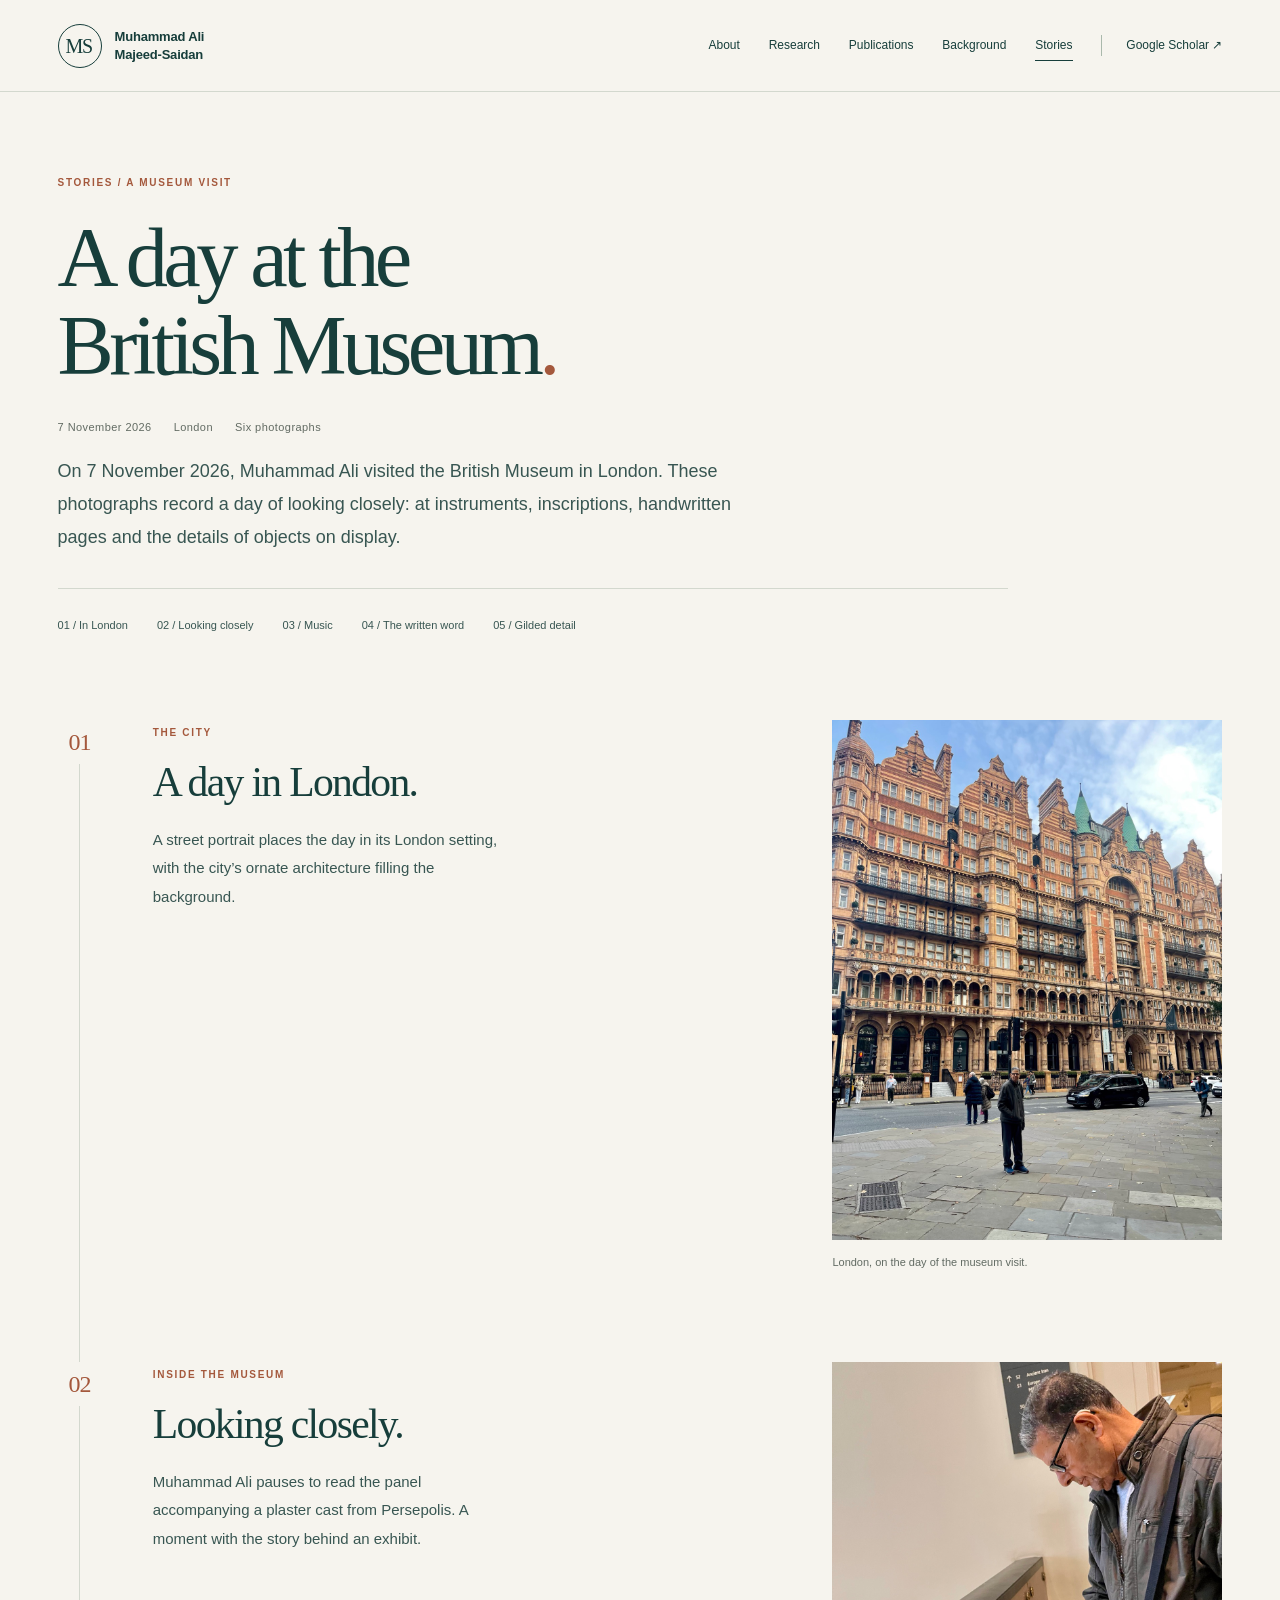
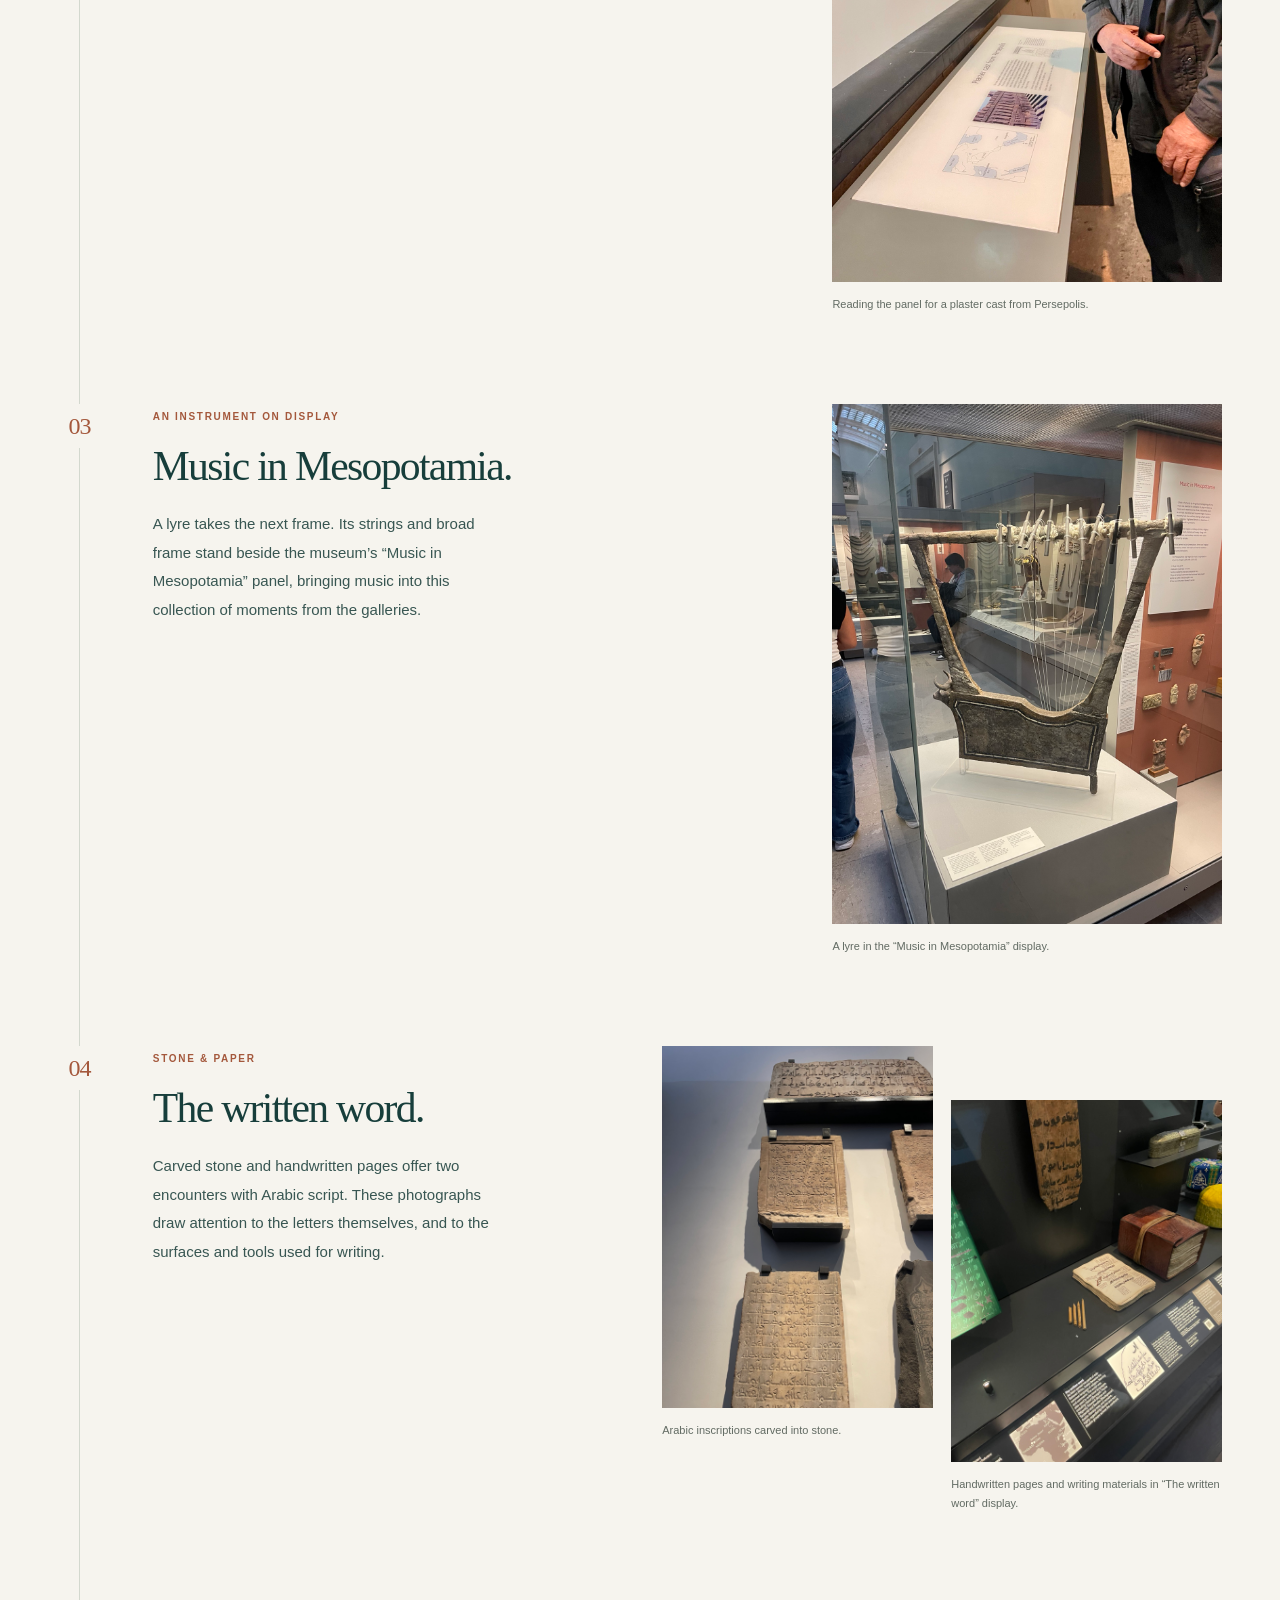
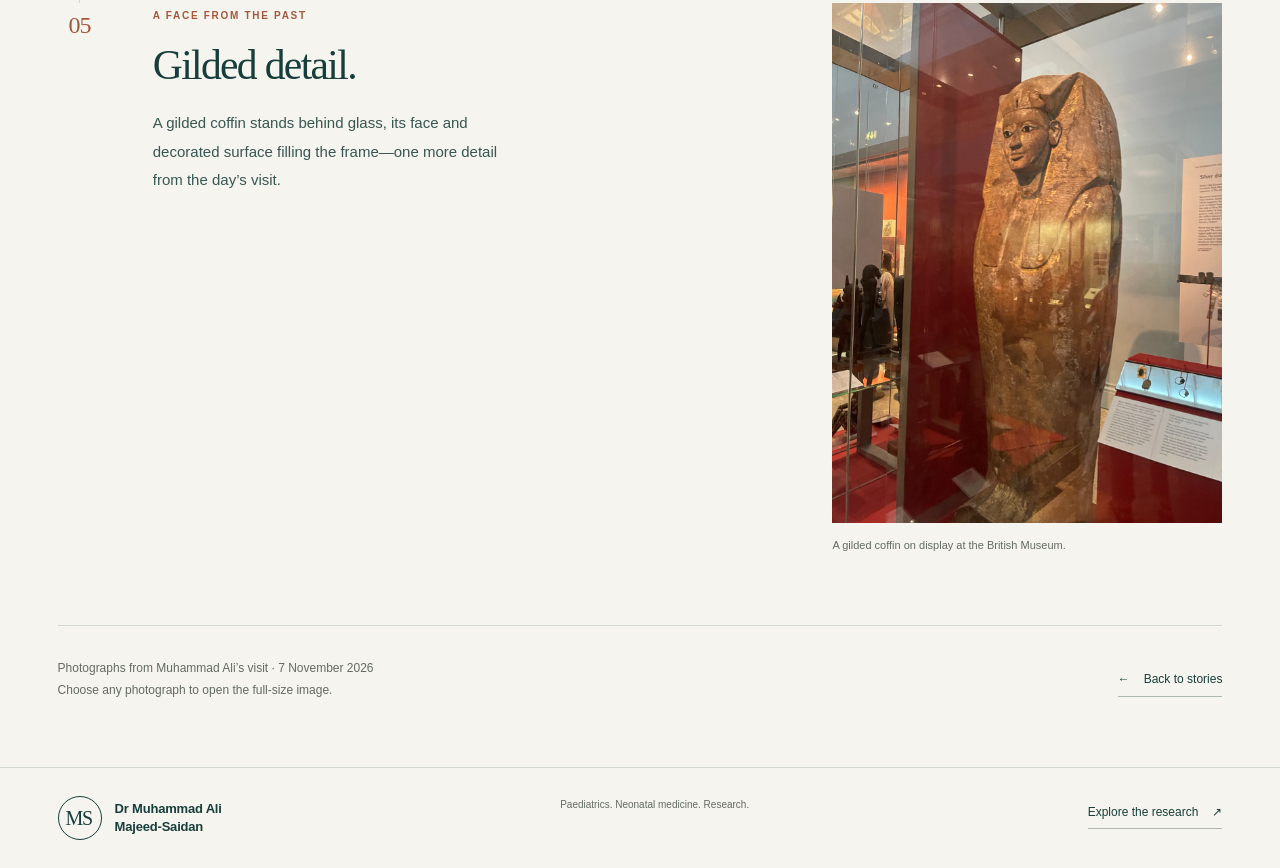
<file: stories/british-museum-2026-11-07.html>
<!doctype html>
<html lang="en-GB">
<head>
  <meta charset="utf-8">
  <meta name="viewport" content="width=device-width,initial-scale=1">
  <meta name="theme-color" content="#173e3b">
  <meta name="description" content="Six photographs from Dr Muhammad Ali Majeed-Saidan’s visit to the British Museum in London on 7 November 2026: instruments, inscriptions, handwritten pages and objects on display.">
  <meta property="og:type" content="article">
  <meta property="og:title" content="A day at the British Museum — Muhammad Ali Majeed-Saidan">
  <meta property="og:description" content="London, 7 November 2026. A photo story in five moments.">
  <meta property="og:url" content="https://msaidan.github.io/stories/british-museum-2026-11-07.html">
  <meta property="og:image" content="https://msaidan.github.io/assets/photos/british-museum-2026-11-07/muhammad-ali-at-the-museum.jpeg">
  <meta property="og:image:alt" content="Muhammad Ali reading a display panel at the British Museum.">
  <meta property="article:published_time" content="2026-11-07">
  <meta name="twitter:card" content="summary_large_image">
  <title>A day at the British Museum | Dr Muhammad Ali Majeed-Saidan</title>
  <link rel="canonical" href="https://msaidan.github.io/stories/british-museum-2026-11-07.html">
  <link rel="icon" href="../assets/favicon.svg" type="image/svg+xml">
  <link rel="stylesheet" href="../assets/styles.css">
  <link rel="stylesheet" href="../assets/stories.css">
  <script src="../assets/app.js" defer></script>
</head>
<body>
  <a class="skip-link" href="#main">Skip to story</a>
  <header class="site-header"><div class="header-inner container">
    <a class="brand" href="../index.html" aria-label="Muhammad Ali Majeed-Saidan, home"><span class="brand-mark" aria-hidden="true">MS</span><span class="brand-name">Muhammad Ali<br>Majeed-Saidan</span></a>
    <button class="nav-toggle" type="button" aria-controls="site-nav" aria-expanded="false">Menu <span aria-hidden="true">☰</span></button>
    <nav class="nav" id="site-nav" aria-label="Main navigation"><a class="nav-link" href="../index.html#about">About</a><a class="nav-link" href="../index.html#research">Research</a><a class="nav-link" href="../index.html#publications">Publications</a><a class="nav-link" href="../background.html">Background</a><a class="nav-link" href="../index.html#stories" aria-current="page">Stories</a><a class="nav-external" href="https://scholar.google.com/citations?user=awNi0tgAAAAJ&amp;hl=en" target="_blank" rel="noopener noreferrer">Google Scholar <span aria-hidden="true">↗</span></a></nav>
  </div></header>
  <main class="story-page" id="main"><article class="container" aria-labelledby="story-title">
    <header class="story-heading">
      <p class="eyebrow">Stories / A museum visit</p>
      <h1 class="story-title" id="story-title">A day at the<br>British Museum<span class="accent-dot">.</span></h1>
      <p class="story-meta"><time datetime="2026-11-07">7 November 2026</time><span>London</span><span>Six photographs</span></p>
      <p class="story-deck">On 7 November 2026, Muhammad Ali visited the British Museum in London. These photographs record a day of looking closely: at instruments, inscriptions, handwritten pages and the details of objects on display.</p>
      <nav class="story-chapter-nav" aria-label="Photo story chapters"><a href="#in-london">01 / In London</a><a href="#looking-closely">02 / Looking closely</a><a href="#music">03 / Music</a><a href="#the-written-word">04 / The written word</a><a href="#gilded-detail">05 / Gilded detail</a></nav>
    </header>
    <ol class="story-timeline" aria-label="Five moments from the visit">
      <li class="story-moment" id="in-london">
        <span class="story-number" aria-hidden="true">01</span>
        <div class="story-moment-copy"><p class="eyebrow">The city</p><h2>A day in London.</h2><p>A street portrait places the day in its London setting, with the city’s ornate architecture filling the background.</p></div>
        <figure class="story-photo"><a class="story-photo-link" href="../assets/photos/british-museum-2026-11-07/london-street.jpeg" target="_blank" rel="noopener" aria-label="Open full-size photograph: Muhammad Ali in London"><img src="../assets/photos/british-museum-2026-11-07/london-street.jpeg" alt="Muhammad Ali standing on a London pavement in front of an ornate red-brick and stone hotel." width="1152" height="1536" decoding="async"></a><figcaption>London, on the day of the museum visit.</figcaption></figure>
      </li>
      <li class="story-moment" id="looking-closely">
        <span class="story-number" aria-hidden="true">02</span>
        <div class="story-moment-copy"><p class="eyebrow">Inside the museum</p><h2>Looking closely.</h2><p>Muhammad Ali pauses to read the panel accompanying a plaster cast from Persepolis. A moment with the story behind an exhibit.</p></div>
        <figure class="story-photo"><a class="story-photo-link" href="../assets/photos/british-museum-2026-11-07/muhammad-ali-at-the-museum.jpeg" target="_blank" rel="noopener" aria-label="Open full-size photograph: Muhammad Ali reading the Persepolis panel"><img src="../assets/photos/british-museum-2026-11-07/muhammad-ali-at-the-museum.jpeg" alt="Muhammad Ali leaning over a museum panel titled Plaster cast from Persepolis." width="1152" height="1536" loading="lazy" decoding="async"></a><figcaption>Reading the panel for a plaster cast from Persepolis.</figcaption></figure>
      </li>
      <li class="story-moment" id="music">
        <span class="story-number" aria-hidden="true">03</span>
        <div class="story-moment-copy"><p class="eyebrow">An instrument on display</p><h2>Music in Mesopotamia.</h2><p>A lyre takes the next frame. Its strings and broad frame stand beside the museum’s “Music in Mesopotamia” panel, bringing music into this collection of moments from the galleries.</p></div>
        <figure class="story-photo"><a class="story-photo-link" href="../assets/photos/british-museum-2026-11-07/music-in-mesopotamia.jpeg" target="_blank" rel="noopener" aria-label="Open full-size photograph: lyre in the Music in Mesopotamia display"><img src="../assets/photos/british-museum-2026-11-07/music-in-mesopotamia.jpeg" alt="A stringed lyre in a glass case beside a panel titled Music in Mesopotamia." width="1152" height="1536" loading="lazy" decoding="async"></a><figcaption>A lyre in the “Music in Mesopotamia” display.</figcaption></figure>
      </li>
      <li class="story-moment" id="the-written-word">
        <span class="story-number" aria-hidden="true">04</span>
        <div class="story-moment-copy"><p class="eyebrow">Stone &amp; paper</p><h2>The written word.</h2><p>Carved stone and handwritten pages offer two encounters with Arabic script. These photographs draw attention to the letters themselves, and to the surfaces and tools used for writing.</p></div>
        <div class="story-photo-pair">
          <figure class="story-photo"><a class="story-photo-link" href="../assets/photos/british-museum-2026-11-07/carved-inscriptions.jpeg" target="_blank" rel="noopener" aria-label="Open full-size photograph: carved Arabic inscriptions"><img src="../assets/photos/british-museum-2026-11-07/carved-inscriptions.jpeg" alt="Stone panels with carved Arabic inscriptions mounted on a gallery wall." width="1152" height="1536" loading="lazy" decoding="async"></a><figcaption>Arabic inscriptions carved into stone.</figcaption></figure>
          <figure class="story-photo"><a class="story-photo-link" href="../assets/photos/british-museum-2026-11-07/the-written-word.jpeg" target="_blank" rel="noopener" aria-label="Open full-size photograph: handwritten pages and writing materials"><img src="../assets/photos/british-museum-2026-11-07/the-written-word.jpeg" alt="Arabic-script pages, writing boards and writing tools arranged in a museum display case." width="1152" height="1536" loading="lazy" decoding="async"></a><figcaption>Handwritten pages and writing materials in “The written word” display.</figcaption></figure>
        </div>
      </li>
      <li class="story-moment" id="gilded-detail">
        <span class="story-number" aria-hidden="true">05</span>
        <div class="story-moment-copy"><p class="eyebrow">A face from the past</p><h2>Gilded detail.</h2><p>A gilded coffin stands behind glass, its face and decorated surface filling the frame—one more detail from the day’s visit.</p></div>
        <figure class="story-photo"><a class="story-photo-link" href="../assets/photos/british-museum-2026-11-07/gilded-coffin.jpeg" target="_blank" rel="noopener" aria-label="Open full-size photograph: gilded coffin"><img src="../assets/photos/british-museum-2026-11-07/gilded-coffin.jpeg" alt="A gilded human-shaped coffin with a painted face, standing upright in a glass display case." width="1152" height="1536" loading="lazy" decoding="async"></a><figcaption>A gilded coffin on display at the British Museum.</figcaption></figure>
      </li>
    </ol>
    <div class="story-end"><p>Photographs from Muhammad Ali’s visit · 7 November 2026<br><span>Choose any photograph to open the full-size image.</span></p><a class="text-link" href="../index.html#stories"><span aria-hidden="true">←</span> Back to stories</a></div>
  </article></main>
  <footer class="site-footer"><div class="container"><div class="footer-inner"><a class="brand" href="../index.html"><span class="brand-mark" aria-hidden="true">MS</span><span class="brand-name">Dr Muhammad Ali<br>Majeed-Saidan</span></a><p class="footer-note">Paediatrics. Neonatal medicine. Research.</p><a class="text-link" href="../index.html#publications">Explore the research <span aria-hidden="true">↗</span></a></div></div></footer>
</body>
</html>
</file>
<file: assets/styles.css>
/* Mohammed Ali Majeed-Saidan — an editorial research portfolio. */
:root {
  color-scheme: light;
  --paper: #f6f4ee;
  --paper-deep: #eeeae0;
  --white: #fdfcf8;
  --ink: #173e3b;
  --ink-soft: #385652;
  --muted: #626b63;
  --clay: #a4583c;
  --clay-dark: #87402a;
  --sage: #e0e6dc;
  --sage-deep: #c6d2c1;
  --line: #d3d8ce;
  --line-dark: #aab9ac;
  --serif: Georgia, "Iowan Old Style", "Palatino Linotype", "Book Antiqua", serif;
  --sans: -apple-system, BlinkMacSystemFont, "Segoe UI", Helvetica, Arial, sans-serif;
  --content: 1200px;
  --gutter: clamp(22px, 4.5vw, 64px);
  --ease: cubic-bezier(.2, .65, .3, 1);
}

*, *::before, *::after { box-sizing: border-box; }
html { scroll-behavior: smooth; scroll-padding-top: 106px; }
body {
  margin: 0;
  background: var(--paper);
  color: var(--ink);
  font-family: var(--sans);
  font-size: 16px;
  line-height: 1.7;
  -webkit-font-smoothing: antialiased;
  text-rendering: optimizeLegibility;
}
::selection { background: #d9c0ad; color: var(--ink); }
img, svg { max-width: 100%; }
img { height: auto; }
a { color: inherit; text-underline-offset: .23em; text-decoration-thickness: 1px; }
a:hover { color: var(--clay-dark); }
button, input, select, textarea { font: inherit; }
button, select { cursor: pointer; }
button { color: inherit; }
button:disabled { cursor: default; opacity: .4; }
button, a, input, select, summary { -webkit-tap-highlight-color: transparent; }
button, input, select { border-radius: 0; }
button, a { touch-action: manipulation; }
:focus-visible { outline: 2px solid var(--clay); outline-offset: 5px; }
input:focus-visible, select:focus-visible { outline-offset: 2px; }
h1, h2, h3, h4, p, ul, ol, figure, blockquote { margin-top: 0; }
h1, h2, h3, h4 { font-weight: 400; }
h1, h2, h3 { font-family: var(--serif); text-wrap: balance; }
h2 { margin-bottom: 26px; font-size: clamp(35px, 4.15vw, 54px); line-height: 1.12; letter-spacing: -.045em; }
h3 { margin-bottom: 14px; font-size: 28px; line-height: 1.2; letter-spacing: -.025em; }
p { margin-bottom: 1.15em; }
p:last-child { margin-bottom: 0; }
strong { font-weight: 600; }
small { font-size: 12px; }
[hidden] { display: none !important; }
.container { width: min(var(--content), calc(100% - var(--gutter) * 2)); margin-inline: auto; }
.sr-only {
  position: absolute;
  width: 1px;
  height: 1px;
  padding: 0;
  margin: -1px;
  overflow: hidden;
  clip: rect(0, 0, 0, 0);
  white-space: nowrap;
  border: 0;
}
.skip-link {
  position: fixed;
  left: 20px;
  top: 12px;
  z-index: 200;
  padding: 12px 18px;
  background: var(--ink);
  color: var(--paper);
  transform: translateY(-180%);
}
.skip-link:focus { transform: translateY(0); color: white; }

/* The navigation stays quiet so the name carries the page. */
.site-header {
  position: sticky;
  top: 0;
  z-index: 50;
  background: rgba(246, 244, 238, .96);
  border-bottom: 1px solid var(--line);
  -webkit-backdrop-filter: blur(12px);
  backdrop-filter: blur(12px);
}
.header-inner {
  min-height: 91px;
  display: flex;
  align-items: center;
  justify-content: space-between;
  gap: 28px;
  width: min(var(--content), calc(100% - var(--gutter) * 2));
  margin-inline: auto;
}
.brand { display: inline-flex; align-items: center; gap: 13px; text-decoration: none; color: var(--ink); }
.brand:hover { color: var(--ink); }
.brand-mark {
  display: grid;
  place-items: center;
  flex: 0 0 44px;
  width: 44px;
  height: 44px;
  border: 1px solid var(--ink);
  border-radius: 50%;
  font: 20px/1 var(--serif);
  letter-spacing: -.07em;
  padding-right: 2px;
}
.brand-name { font-size: 13px; font-weight: 600; letter-spacing: -.015em; line-height: 1.35; }
.brand-name small, .brand-name span { display: block; font-size: 10px; font-weight: 400; color: var(--muted); letter-spacing: .1em; margin-top: 4px; }
.nav { display: flex; align-items: center; gap: clamp(20px, 2.25vw, 33px); }
.nav-link, .nav-external { font-size: 12px; text-decoration: none; white-space: nowrap; }
.nav-link { position: relative; padding-block: 8px; }
.nav-link::after {
  content: "";
  position: absolute;
  left: 0;
  right: 0;
  bottom: 3px;
  height: 1px;
  background: currentColor;
  transform: scaleX(0);
  transform-origin: left;
  transition: transform .2s var(--ease);
}
.nav-link:hover::after, .nav-link[aria-current="page"]::after, .nav-link[aria-current="location"]::after, .nav-link.is-active::after { transform: scaleX(1); }
.nav-external { border-left: 1px solid var(--line-dark); padding-left: 24px; }
.nav-toggle { display: none; border: 1px solid var(--line-dark); background: transparent; font-size: 12px; padding: 9px 14px; min-height: 42px; }
.nav-toggle svg { display: block; width: 18px; height: 18px; }

/* Opening spread. */
.eyebrow, .section-label {
  display: block;
  margin-bottom: 27px;
  color: var(--clay);
  font-size: 10px;
  line-height: 1.6;
  font-weight: 600;
  text-transform: uppercase;
  letter-spacing: .17em;
}
.hero {
  display: grid;
  grid-template-columns: minmax(0, 1.18fr) minmax(0, .82fr);
  align-items: center;
  gap: clamp(38px, 5vw, 78px);
  padding-top: clamp(62px, 7.4vw, 100px);
  padding-bottom: clamp(68px, 7.7vw, 108px);
}
.hero-copy { padding-bottom: 15px; }
.hero-name {
  margin-bottom: 25px;
  font-size: clamp(54px, 6.1vw, 84px);
  line-height: 1.045;
  font-weight: 400;
  letter-spacing: -.058em;
  overflow-wrap: normal;
}
.hero-name > span { display: block; }
.hero-name .accent-dot { display: inline; color: var(--clay); }
.hero-name em { font-style: italic; color: var(--clay); }
.hero-credentials { margin-bottom: 29px; font-size: 12px; line-height: 1.8; letter-spacing: .06em; color: var(--ink-soft); }
.hero-description { max-width: 465px; font-size: 17px; line-height: 1.8; color: var(--ink-soft); }
.hero-actions { display: flex; align-items: center; flex-wrap: wrap; gap: 16px 25px; margin-top: 33px; }
.button {
  display: inline-flex;
  justify-content: center;
  align-items: center;
  gap: 21px;
  min-height: 49px;
  padding: 12px 21px;
  border: 1px solid transparent;
  font-size: 12px;
  font-weight: 500;
  line-height: 1.4;
  text-decoration: none;
  transition: background .2s var(--ease), border-color .2s var(--ease), color .2s var(--ease);
}
.button-primary { background: var(--ink); color: var(--paper); }
.button-primary:hover { background: #28534d; color: white; }
.button-secondary { background: transparent; border-color: var(--line-dark); color: var(--ink); }
.button-secondary:hover { border-color: var(--ink); background: var(--sage); color: var(--ink); }
.button svg, .text-link svg { width: 15px; height: 15px; flex: 0 0 auto; }
.text-link { display: inline-flex; align-items: center; gap: 14px; font-size: 12px; font-weight: 500; text-decoration: none; border-bottom: 1px solid var(--line-dark); padding-block: 6px; }
.text-link:hover { border-color: var(--clay); }
.arrow { display: inline-block; font-family: var(--sans); font-size: 18px; line-height: 1; transition: transform .2s var(--ease); }
a:hover .arrow { transform: translate(2px, -1px); }
.hero-visual { margin: 0; position: relative; align-self: stretch; display: flex; flex-direction: column; justify-content: center; }
.hero-visual > img, .hero-visual > svg { display: block; width: 100%; height: auto; }
.hero-visual.hero-portrait > img {
  aspect-ratio: 1;
  height: auto;
  max-height: none;
  object-fit: cover;
  object-position: 50% 0%;
  border-radius: 3px;
}
.hero-visual-caption {
  display: flex;
  justify-content: space-between;
  gap: 20px;
  padding-top: 17px;
  margin-top: 0;
  font-size: 10px;
  line-height: 1.6;
  letter-spacing: .02em;
  color: var(--muted);
}
.hero-visual-caption span:last-child { text-align: right; }
.hero-note { margin-top: 31px; padding-left: 17px; border-left: 1px solid var(--clay); color: var(--muted); font-size: 11px; line-height: 1.8; max-width: 420px; }

/* Readable narrative sections with a separate marginal label. */
.section { padding-block: clamp(70px, 7.4vw, 104px); border-top: 1px solid var(--line); }
.section-heading { max-width: 750px; margin-bottom: 42px; }
.section-heading .section-label { margin-bottom: 23px; }
.section-intro { max-width: 630px; color: var(--ink-soft); font-size: 17px; line-height: 1.85; }
.about-grid { display: grid; grid-template-columns: minmax(0, .9fr) minmax(0, 1.1fr); gap: clamp(45px, 7vw, 100px); }
.about-copy { max-width: 690px; }
.about-copy p { color: var(--ink-soft); font-size: 17px; line-height: 1.9; }
.about-copy p:first-of-type { font-size: 21px; line-height: 1.7; color: var(--ink); }
.profile-facts { display: grid; grid-template-columns: repeat(3, minmax(0,1fr)); gap: 35px; align-self: start; margin: 55px 0 0; border-top: 1px solid var(--line-dark); }
.fact { margin: 0; padding: 22px 0; border-bottom: 1px solid var(--line); }
.fact-label { display: block; margin: 0 0 7px; font-size: 10px; font-weight: 500; color: var(--muted); text-transform: uppercase; letter-spacing: .12em; }
.fact-value { display: block; margin: 0; font-size: 14px; line-height: 1.75; }
.fact-value a { overflow-wrap: anywhere; }
.fact-small { display: block; color: var(--muted); font-size: 12px; margin-top: 4px; }
.research-intro, .profiles-intro { display: grid; grid-template-columns: 1fr 1fr; gap: 70px; align-items: start; margin-bottom: 20px; }
.research-intro .section-intro, .profiles-intro .section-intro { max-width: 470px; margin-top: 7px; }
.sources-link { display: inline-block; margin-top: 24px; font-size: 11px; color: var(--muted); text-decoration-color: var(--line-dark); }
.sources-link:hover { color: var(--clay-dark); }
.source-details { margin-top: 25px; font-size: 12px; color: var(--muted); }
.source-details summary { cursor: pointer; text-decoration: underline; text-underline-offset: 4px; width: fit-content; }
.source-details ul { margin-block: 14px 0; padding-left: 19px; }
.source-details li + li { margin-top: 8px; }
.source-details a { overflow-wrap: anywhere; }

/* Research is presented as an ordered editorial list, not feature cards. */
.research-section { background: var(--paper-deep); border-top-color: transparent; }
.research-list { margin: 0; padding: 0; list-style: none; border-top: 1px solid var(--line-dark); }
.research-item { display: grid; grid-template-columns: 76px minmax(0, 1fr); gap: 20px; padding-block: 31px 35px; border-bottom: 1px solid var(--line-dark); }
.research-number { font-family: var(--serif); font-size: 20px; color: var(--clay); line-height: 1.5; padding-top: 3px; }
.research-filter-link { grid-column: 2; justify-self: end; margin-top: -3px; }
.research-body { display: grid; grid-template-columns: minmax(0, .95fr) minmax(0, 1.05fr); gap: 12px 60px; }
.research-body h3 { margin-bottom: 0; font-size: clamp(25px, 2.65vw, 33px); }
.research-body p { margin-bottom: 0; color: var(--ink-soft); font-size: 14px; line-height: 1.85; }
.research-tags { display: flex; flex-wrap: wrap; gap: 8px; grid-column: 2; margin-top: 3px; }
.tag { display: inline-block; color: var(--ink-soft); font-size: 9px; text-transform: uppercase; letter-spacing: .08em; border-bottom: 1px solid var(--line-dark); padding: 4px 0; margin-right: 7px; }

/* A focused paper feature: a large type figure across from context. */
.spotlight-section { background: var(--ink); color: var(--paper); border-top: 0; }
.spotlight-section .eyebrow, .spotlight-section .section-label { color: #d7a98b; }
.spotlight-grid { display: grid; grid-template-columns: minmax(0, 1.13fr) minmax(0, .87fr); gap: clamp(45px, 7vw, 110px); align-items: center; }
.spotlight-copy h2 { max-width: 540px; }
.spotlight-copy p { max-width: 570px; color: #c8d3c9; font-size: 15px; line-height: 1.9; }
.spotlight-copy .text-link { color: var(--paper); border-color: #708b7f; margin-top: 13px; }
.spotlight-copy .text-link:hover { color: #e0b59a; border-color: #e0b59a; }
.spotlight-figure { margin: 0; padding-left: 48px; border-left: 1px solid #536f62; }
.spotlight-stat { display: block; font-family: var(--serif); font-size: clamp(76px, 9vw, 118px); line-height: 1; font-weight: 400; letter-spacing: -.07em; color: #ede6d5; margin-bottom: 15px; }
.spotlight-caption { color: #c8d3c9; font-size: 13px; line-height: 1.8; max-width: 260px; }
.spotlight-caption small { display: block; margin-top: 24px; color: #aebfb0; font-size: 10px; line-height: 1.75; }
.spotlight-figure .eyebrow { margin-bottom: 28px; }
.spotlight-footnote { font-size: 13px; color: #c8d3c9; margin-top: 25px; }
.cohort-line { display: flex; gap: 8px; margin: 30px 0 25px; max-width: 285px; }
.cohort-line span { width: 14px; height: 14px; flex: 0 1 14px; border: 1px solid #7d9b8e; border-radius: 50%; }
.cohort-line span:nth-child(3n) { background: #d7a98b; border-color: #d7a98b; }

/* Publication discovery. */
.publications-header { display: flex; justify-content: space-between; gap: 40px; align-items: flex-end; margin-bottom: 31px; }
.publications-header h2 { margin-bottom: 0; }
.publications-header .section-label { margin-bottom: 23px; }
.publications-header > p { max-width: 335px; font-size: 13px; color: var(--muted); margin-bottom: 5px; }
.publications-tools { display: flex; align-items: center; flex-wrap: wrap; gap: 12px; margin-block: 32px 18px; }
.search-wrap { flex: 1 1 300px; position: relative; }
.search-wrap > svg { position: absolute; left: 16px; top: 50%; width: 17px; height: 17px; transform: translateY(-50%); color: var(--muted); pointer-events: none; }
.search-input { display: block; width: 100%; min-height: 51px; border: 1px solid var(--line-dark); background: var(--white); color: var(--ink); padding: 12px 17px; font-size: 13px; appearance: none; }
.search-wrap:has(> svg) .search-input { padding-left: 44px; }
.search-input::placeholder { color: #737d73; opacity: 1; }
.search-input:focus { border-color: var(--ink); }
.filter-select { min-height: 51px; min-width: 145px; background: var(--white); color: var(--ink); border: 1px solid var(--line-dark); font-size: 12px; padding: 12px 31px 12px 15px; }
.filter-tabs { display: flex; align-items: center; flex-wrap: wrap; gap: 8px; margin-block: 17px 23px; }
.filter-button { border: 1px solid var(--line); background: transparent; color: var(--ink-soft); min-height: 35px; font-size: 11px; line-height: 1.4; padding: 8px 13px; transition: color .15s, border-color .15s, background .15s; }
.filter-button:hover { border-color: var(--ink); background: var(--sage); color: var(--ink); }
.filter-button.is-active, .filter-button[aria-pressed="true"] { background: var(--ink); color: var(--paper); border-color: var(--ink); }
.results-meta { display: flex; align-items: center; justify-content: space-between; flex-wrap: wrap; gap: 12px; min-height: 36px; color: var(--muted); font-size: 11px; margin: 12px 0 16px; }
.results-meta p { margin: 0; }
.results-meta button { border: 0; padding: 5px 0; background: transparent; color: var(--clay-dark); font-size: 11px; text-decoration: underline; text-underline-offset: 3px; }
.publication-list { margin: 0; padding: 0; list-style: none; border-top: 1px solid var(--line-dark); }
.publication-item { display: grid; grid-template-columns: 77px minmax(0, 1fr); gap: 25px; margin: 0; padding: 31px 0; border-bottom: 1px solid var(--line); }
.publication-year { display: block; font: 24px/1.2 var(--serif); letter-spacing: -.035em; color: var(--clay); padding-top: 4px; }
.publication-year small { display: block; font-family: var(--sans); font-size: 9px; letter-spacing: .06em; color: var(--muted); margin-top: 10px; }
.publication-type { display: block; font-family: var(--sans); font-size: 10px; line-height: 1.5; letter-spacing: 0; color: var(--muted); margin-top: 10px; }
.publication-summary { font-size: 14px; color: var(--ink-soft); max-width: 850px; }
.indexed-note { font-style: italic; }
.citation-fallback { padding: 16px; margin-top: 18px; background: var(--sage); font-size: 13px; overflow-wrap: anywhere; }
.bibliography-note { font-size: 12px; color: var(--muted); margin-top: 30px; max-width: 800px; }
.publication-main { min-width: 0; }
.publication-title { font-family: var(--serif); font-size: clamp(22px, 2.2vw, 27px); line-height: 1.35; letter-spacing: -.025em; margin: 0 0 11px; text-wrap: pretty; max-width: 970px; }
.publication-title a { text-decoration: none; }
.publication-title a:hover { text-decoration: underline; text-decoration-thickness: 1px; }
.publication-authors { font-size: 11px; color: var(--muted); line-height: 1.9; margin: 0 0 7px; }
.publication-authors strong { color: var(--ink); font-weight: 600; }
.publication-meta { color: var(--ink-soft); font-size: 11px; line-height: 1.75; margin: 0 0 13px; }
.publication-meta em { font-style: normal; }
.publication-meta span + span::before { content: "·"; display: inline-block; padding-inline: 7px; color: var(--line-dark); }
.publication-actions { display: flex; flex-wrap: wrap; align-items: center; gap: 10px 22px; margin-top: 13px; }
.publication-link { font-size: 10px; line-height: 1.5; text-decoration: none; border: 0; border-bottom: 1px solid var(--line-dark); background: transparent; padding: 3px 0; color: var(--ink); }
.publication-link:hover { border-color: var(--clay); color: var(--clay-dark); }
.publication-actions > details { flex: 1 1 100%; font-size: 12px; color: var(--ink-soft); line-height: 1.85; }
.publication-actions summary { cursor: pointer; font-size: 10px; width: fit-content; color: var(--muted); }
.publication-actions summary:hover { color: var(--clay-dark); }
.publication-actions details[open] summary { color: var(--ink); margin-bottom: 10px; }
.publication-actions details p { margin-bottom: 0; max-width: 850px; padding-left: 14px; border-left: 1px solid var(--line-dark); }
.publication-actions details .abstract-label { font-weight: 600; color: var(--ink); }
.pagination { display: flex; justify-content: center; align-items: center; gap: 10px; margin-top: 26px; font-size: 11px; color: var(--muted); }
.pagination > div { display: flex; gap: 8px; }
.page-button { display: inline-flex; align-items: center; justify-content: center; gap: 12px; min-width: 45px; min-height: 43px; padding: 9px 15px; border: 1px solid var(--line-dark); background: transparent; font-size: 11px; line-height: 1.4; }
.page-button:hover:not(:disabled) { background: var(--ink); border-color: var(--ink); color: var(--paper); }
.page-button[aria-current="page"] { background: var(--ink); border-color: var(--ink); color: var(--paper); }
.empty-state { padding: 50px 20px; text-align: center; color: var(--muted); font-size: 14px; border-bottom: 1px solid var(--line); }
.empty-state h3 { font-size: 27px; color: var(--ink); }

/* Professional history and external profiles. */
.background-section { background: var(--sage); border-top-color: transparent; }
.background-grid { display: grid; grid-template-columns: repeat(3, minmax(0, 1fr)); gap: 40px; }
.background-item { padding-top: 25px; border-top: 1px solid var(--line-dark); }
.background-item .eyebrow, .background-item .section-label { margin-bottom: 20px; font-size: 9px; }
.background-item h3 { font-size: 26px; line-height: 1.3; margin-bottom: 15px; }
.background-item p { color: var(--ink-soft); font-size: 13px; line-height: 1.9; }
.background-item a { font-size: 11px; }
.service-note { padding-top: 28px; border-top: 1px solid var(--line-dark); margin-top: 42px; font-size: 12px; color: var(--ink-soft); }
.background-item time, .background-item .period { display: block; margin-bottom: 15px; font-size: 10px; color: var(--muted); letter-spacing: .05em; }
.profiles-section .section-heading { max-width: 670px; }
.profiles-grid { display: grid; grid-template-columns: repeat(3, minmax(0, 1fr)); gap: 0; border-top: 1px solid var(--line-dark); border-bottom: 1px solid var(--line-dark); }
.profile-link { display: flex; position: relative; flex-wrap: wrap; justify-content: space-between; align-content: flex-start; gap: 8px 15px; padding: 29px 25px 30px 0; text-decoration: none; transition: background .2s; min-width: 0; }
.profile-link + .profile-link { padding-left: 29px; border-left: 1px solid var(--line); }
.profile-link strong { font-family: var(--serif); font-size: 25px; font-weight: 400; letter-spacing: -.03em; }
.profile-link > span:not(.arrow), .profile-link > small { flex: 1 1 100%; color: var(--muted); font-size: 11px; line-height: 1.75; overflow-wrap: anywhere; }
.profile-link > .profile-link-title { display: flex; justify-content: space-between; font-family: var(--serif); font-size: 28px; color: var(--ink); line-height: 1.3; letter-spacing: -.025em; }
.profile-link > .eyebrow { margin-bottom: 8px; font-size: 9px; }
.profile-link .arrow { color: var(--clay); align-self: center; }
.profile-link:hover { color: var(--clay-dark); }
.site-footer { border-top: 1px solid var(--line); padding-block: 28px; }
.footer-inner { display: flex; align-items: flex-start; justify-content: space-between; gap: 25px; }
.footer-inner p { margin-bottom: 0; }
.footer-inner .brand { font-size: 12px; }
.footer-note { max-width: 500px; text-align: right; font-size: 10px; line-height: 1.85; color: var(--muted); }
.footer-note a { text-decoration-color: var(--line-dark); }
.toast { position: fixed; bottom: 25px; left: 50%; transform: translateX(-50%); z-index: 100; padding: 11px 20px; width: max-content; max-width: calc(100% - 40px); font-size: 12px; color: var(--paper); background: var(--ink); box-shadow: 0 5px 25px #173e3b18; }
.toast:empty { display: none; }

/* Tablet. */
@media (max-width: 1100px) {
  .brand-name { max-width: 140px; }
  .nav { gap: 19px; }
  .nav-external { padding-left: 18px; }
  .hero { grid-template-columns: minmax(0, 1.15fr) minmax(0, .85fr); gap: 36px; }
  .hero-name { font-size: clamp(49px, 6.1vw, 72px); }
  .hero-description { font-size: 15px; }
  .hero-actions { gap: 17px; }
  .button { padding-inline: 17px; gap: 15px; }
  .about-grid { gap: 60px; }
  .research-body { gap: 12px 35px; }
  .background-grid { gap: 29px; }
  .background-item h3 { font-size: 24px; }
  .spotlight-figure { padding-left: 35px; }
}

@media (max-width: 850px) {
  :root { --gutter: 32px; }
  .header-inner { min-height: 78px; }
  .brand-name { max-width: none; }
  .nav-toggle { display: inline-flex; align-items: center; justify-content: center; gap: 10px; }
  .nav { display: none; position: absolute; left: 0; right: 0; top: 100%; padding: 19px var(--gutter) 25px; background: var(--paper); border-bottom: 1px solid var(--line-dark); box-shadow: 0 14px 17px #173e3b08; }
  .nav.is-open { display: flex; flex-wrap: wrap; gap: 8px 24px; }
  .nav-link { font-size: 14px; padding: 8px 0; }
  .nav-external { font-size: 13px; padding-left: 0; border-left: 0; margin-left: auto; }
  .hero { gap: 30px; padding-block: 65px 70px; }
  .hero-name { font-size: clamp(43px, 6vw, 55px); }
  .hero .eyebrow { font-size: 9px; letter-spacing: .11em; }
  .hero-credentials { font-size: 10px; }
  .hero-actions { flex-direction: column; align-items: flex-start; gap: 15px; }
  .hero-note { font-size: 10px; }
  .hero-visual { align-self: center; }
  .hero-visual-caption { font-size: 9px; gap: 12px; }
  .about-grid { grid-template-columns: minmax(0, 1fr) minmax(0, 1fr); gap: 35px; }
  .about-copy p { font-size: 15px; }
  .about-copy p:first-of-type { font-size: 19px; }
  .fact-value { font-size: 12px; }
  .research-item { grid-template-columns: 45px minmax(0, 1fr); gap: 15px; }
  .research-body { grid-template-columns: 1fr; gap: 12px; }
  .research-tags { grid-column: 1; }
  .spotlight-grid { grid-template-columns: 1.2fr .8fr; gap: 33px; }
  .spotlight-stat { font-size: 76px; }
  .spotlight-copy h2 { font-size: 38px; }
  .spotlight-figure { padding-left: 27px; }
  .publications-header > p { max-width: 260px; font-size: 12px; }
  .background-grid { grid-template-columns: 1fr; gap: 28px; }
  .background-item { display: grid; grid-template-columns: minmax(0, .9fr) minmax(0, 1.1fr); gap: 10px 30px; }
  .background-item > .eyebrow, .background-item > .section-label, .background-item > time, .background-item > .period { grid-column: 1 / -1; margin-bottom: 4px; }
  .background-item h3 { margin-bottom: 0; }
  .background-item p { margin-bottom: 0; }
  .background-item > a { grid-column: 2; }
  .profile-link { padding-right: 16px; }
  .profile-link + .profile-link { padding-left: 20px; }
  .profile-link strong { font-size: 22px; }
}

/* Small screens preserve the editorial hierarchy without tiny columns. */
@media (max-width: 600px) {
  :root { --gutter: 23px; }
  html { scroll-padding-top: 93px; }
  .header-inner { min-height: 75px; gap: 16px; }
  .brand { gap: 10px; }
  .brand-mark { width: 38px; height: 38px; flex-basis: 38px; font-size: 18px; }
  .brand-name { font-size: 11px; max-width: 175px; }
  .brand-name small, .brand-name span { font-size: 8px; letter-spacing: .08em; margin-top: 3px; }
  .nav-toggle { padding: 8px 11px; min-height: 40px; font-size: 11px; }
  .nav.is-open { flex-direction: column; align-items: flex-start; gap: 3px; padding-top: 14px; }
  .nav-link { width: 100%; }
  .nav-external { margin: 12px 0 0; padding-top: 14px; border-top: 1px solid var(--line); width: 100%; }
  .hero { grid-template-columns: 1fr; gap: 39px; padding-top: 48px; padding-bottom: 57px; }
  .hero-copy { padding-bottom: 0; }
  .hero .eyebrow { font-size: 9px; line-height: 1.9; margin-bottom: 23px; letter-spacing: .13em; max-width: 300px; }
  .hero-name { font-size: clamp(49px, 11.7vw, 69px); line-height: 1.065; letter-spacing: -.06em; margin-bottom: 23px; }
  .hero-credentials { font-size: 10px; margin-bottom: 24px; letter-spacing: .045em; }
  .hero-description { max-width: 440px; font-size: 15px; line-height: 1.85; }
  .hero-actions { flex-direction: row; flex-wrap: wrap; align-items: center; margin-top: 26px; gap: 17px; }
  .button { min-height: 47px; padding: 12px 16px; font-size: 11px; gap: 17px; }
  .text-link { font-size: 11px; gap: 12px; }
  .hero-note { font-size: 10px; margin-top: 27px; }
  .hero-visual { width: 100%; max-width: 440px; margin-inline: auto; }
  .hero-visual > img, .hero-visual > svg { max-height: 420px; object-fit: cover; object-position: center 47%; }
  .hero-visual-caption { font-size: 9px; padding-top: 13px; }
  .section { padding-block: 57px; }
  h2 { font-size: 36px; letter-spacing: -.045em; line-height: 1.15; margin-bottom: 24px; }
  .section-label, .eyebrow { font-size: 9px; margin-bottom: 23px; }
  .section-heading { margin-bottom: 30px; }
  .section-intro { font-size: 15px; line-height: 1.85; }
  .about-grid { grid-template-columns: 1fr; gap: 34px; }
  .research-intro, .profiles-intro { grid-template-columns: 1fr; gap: 0; margin-bottom: 25px; }
  .about-copy p { font-size: 15px; line-height: 1.9; }
  .about-copy p:first-of-type { font-size: 19px; line-height: 1.75; }
  .profile-facts { margin-top: 32px; display: grid; grid-template-columns: 1fr 1fr; column-gap: 25px; }
  .fact { padding-block: 19px; }
  .fact:last-child:nth-child(odd) { grid-column: 1 / -1; }
  .fact-label { font-size: 9px; }
  .fact-value { font-size: 12px; }
  .research-item { grid-template-columns: 31px minmax(0, 1fr); gap: 12px; padding-block: 27px 28px; }
  .research-number { font-size: 17px; }
  .research-body h3 { font-size: 26px; }
  .research-body p { font-size: 13px; }
  .research-tags { gap: 5px 8px; }
  .tag { font-size: 8px; }
  .spotlight-grid { grid-template-columns: 1fr; gap: 34px; }
  .spotlight-copy h2 { font-size: 36px; }
  .spotlight-copy p { font-size: 14px; }
  .spotlight-figure { padding-left: 0; padding-top: 29px; border-left: 0; border-top: 1px solid #536f62; }
  .spotlight-stat { font-size: 90px; margin-bottom: 12px; }
  .spotlight-caption { max-width: 330px; font-size: 12px; }
  .spotlight-caption small { margin-top: 17px; }
  .publications-header { display: block; margin-bottom: 24px; }
  .publications-header > p { max-width: 420px; margin-top: 21px; font-size: 12px; }
  .publications-tools { gap: 10px; margin-top: 25px; }
  .search-wrap { flex-basis: 100%; }
  .search-input { min-height: 49px; font-size: 16px; }
  .filter-select { flex: 1 1 120px; min-height: 44px; font-size: 16px; }
  .publications-tools > .button { flex: 1 1 120px; min-height: 44px; }
  .filter-tabs { gap: 7px; margin-block: 16px 19px; }
  .filter-button { font-size: 11px; min-height: 44px; padding: 8px 11px; }
  .results-meta { font-size: 10px; margin-bottom: 13px; }
  .publication-item { grid-template-columns: 1fr; gap: 13px; padding-block: 26px; }
  .publication-year { font-family: var(--sans); font-size: 10px; line-height: 1.5; letter-spacing: .07em; padding-top: 0; font-weight: 600; }
  .publication-year small { display: inline; font-size: 9px; margin-left: 10px; }
  .publication-type { display: inline; font-size: 10px; margin-left: 10px; }
  .publication-title { font-size: 23px; line-height: 1.36; margin-bottom: 12px; }
  .publication-authors { font-size: 10px; line-height: 1.9; }
  .publication-meta { font-size: 10px; }
  .publication-actions { gap: 11px 21px; margin-top: 15px; }
  .publication-link { font-size: 10px; padding-block: 5px; }
  .publication-actions > details { font-size: 12px; }
  .pagination { gap: 6px; font-size: 10px; }
  .page-button { min-width: 36px; min-height: 44px; padding-inline: 8px; font-size: 10px; }
  .background-grid { gap: 27px; }
  .background-item { grid-template-columns: 1fr; gap: 12px; padding-top: 24px; }
  .background-item > a { grid-column: 1; }
  .background-item h3 { font-size: 26px; line-height: 1.25; }
  .background-item p { font-size: 13px; }
  .profiles-grid { grid-template-columns: 1fr; }
  .profile-link, .profile-link + .profile-link { padding: 25px 0; border-left: 0; }
  .profile-link + .profile-link { border-top: 1px solid var(--line); }
  .profile-link strong { font-size: 26px; }
  .profile-link > span:not(.arrow), .profile-link > small { font-size: 11px; }
  .profile-link > .profile-link-title { font-size: 28px; }
  .site-footer { padding-block: 26px; }
  .footer-inner { flex-direction: column; gap: 16px; }
  .footer-note { text-align: left; font-size: 9px; }
}

@media (max-width: 360px) {
  :root { --gutter: 18px; }
  .brand-name { max-width: 145px; }
  .hero-name { font-size: 45px; }
  .hero-actions { align-items: flex-start; flex-direction: column; gap: 15px; }
  .profile-facts { grid-template-columns: 1fr; }
  .profile-facts .fact { grid-column: 1; }
  .pagination { flex-wrap: wrap; }
}

@media (prefers-reduced-motion: reduce) {
  html { scroll-behavior: auto; }
  *, *::before, *::after { animation: none !important; transition: none !important; }
}

@media print {
  @page { margin: 18mm; }
  :root { --paper: #fff; --paper-deep: #fff; --ink: #172e2b; --gutter: 0; }
  body { background: #fff; font-size: 10pt; line-height: 1.5; }
  .container, .header-inner { width: 100%; max-width: none; }
  .site-header { position: static; border-bottom: 1px solid #aaa; background: #fff; }
  .header-inner { min-height: 62px; }
  .nav, .nav-toggle, .hero-actions, .publications-tools, .filter-tabs, .pagination, .skip-link, .toast { display: none !important; }
  .hero { padding-block: 25px; grid-template-columns: 1fr; }
  .hero-visual { display: none; }
  .hero-name { font-size: 35pt; max-width: none; }
  .hero-name span { display: inline; }
  .hero-name span + span::before { content: " "; }
  .hero-description, .about-copy p, .about-copy p:first-of-type { font-size: 11pt; line-height: 1.6; }
  h2 { font-size: 24pt; }
  .section { padding-block: 24px; }
  .section-label, .eyebrow { margin-bottom: 13px; }
  .section-heading { margin-bottom: 22px; }
  .about-grid { grid-template-columns: 1fr 1fr; gap: 35px; }
  .research-item, .publication-item, .background-item, .profile-link { break-inside: avoid; }
  .research-item { padding-block: 20px; }
  .research-body h3 { font-size: 17pt; }
  .research-body p { font-size: 10pt; }
  .spotlight-section { background: #fff; color: var(--ink); border-block: 1px solid #aaa; }
  .spotlight-section p, .spotlight-stat, .spotlight-caption, .spotlight-caption small, .spotlight-copy .text-link { color: var(--ink); }
  .spotlight-figure { border-color: #aaa; }
  .spotlight-stat { font-size: 54pt; }
  .publication-item { padding-block: 20px; gap: 15px; grid-template-columns: 49px 1fr; }
  .publication-title { font-size: 15pt; }
  .publication-year { font-size: 16pt; }
  .publication-authors, .publication-meta { font-size: 8pt; }
  .publication-actions details, .publication-actions button { display: none; }
  .background-section { background: #fff; }
  .background-grid { gap: 25px; }
  .profiles-grid { grid-template-columns: repeat(3, 1fr); }
  .profile-link { padding-block: 18px; }
  .profile-link strong { font-size: 15pt; }
  .footer-note { text-align: left; }
  a { text-decoration: none; }
}
</file>
<file: assets/stories.css>
/* Photo stories share the research profile's type, colour and spacing. */
.stories-heading { max-width: 740px; }
.stories-heading .section-heading { margin-bottom: 24px; }
.story-feature {
  display: grid;
  grid-template-columns: minmax(0, .83fr) minmax(0, 1.17fr);
  align-items: center;
  gap: clamp(34px, 6vw, 86px);
  margin-top: 38px;
}
.story-feature + .story-feature {
  margin-top: clamp(38px, 5vw, 68px);
  padding-top: clamp(38px, 5vw, 68px);
  border-top: 1px solid var(--line);
}
.story-feature-image {
  display: block;
  width: 100%;
  max-width: 390px;
  line-height: 0;
  background: var(--paper-deep);
}
.story-feature-image img {
  display: block;
  width: 100%;
  height: auto;
  aspect-ratio: 3 / 4;
  object-fit: contain;
}
.story-feature-copy { max-width: 510px; }
.story-meta {
  display: flex;
  flex-wrap: wrap;
  align-items: center;
  gap: 8px 22px;
  margin-bottom: 23px;
  color: var(--muted);
  font-size: 11px;
  line-height: 1.65;
  letter-spacing: .04em;
}
.story-feature-title {
  margin-bottom: 23px;
  font-size: clamp(35px, 4.2vw, 54px);
  line-height: 1.12;
  letter-spacing: -.045em;
}
.story-feature-title a { text-decoration: none; }
.story-feature-copy > p:not(.story-meta) {
  max-width: 450px;
  color: var(--ink-soft);
  font-size: 16px;
  line-height: 1.85;
}
.story-feature-copy .text-link { margin-top: 13px; }
.hero-scholar { margin-top: 0; }

/* A numbered narrative, with the photographs kept in their original frame. */
.story-heading {
  max-width: 950px;
  padding-top: clamp(48px, 6.5vw, 85px);
  padding-bottom: clamp(36px, 4.2vw, 58px);
}
.story-heading .eyebrow { margin-bottom: 23px; }
.story-title {
  max-width: 900px;
  margin-bottom: 27px;
  font-size: clamp(49px, 6.6vw, 88px);
  line-height: 1.045;
  letter-spacing: -.055em;
}
.story-deck {
  max-width: 690px;
  margin-bottom: 26px;
  color: var(--ink-soft);
  font-size: 18px;
  line-height: 1.85;
}
.story-heading .story-meta { margin-bottom: 19px; }
.story-title .accent-dot { color: var(--clay); }
.story-chapter-nav {
  display: flex;
  flex-wrap: wrap;
  gap: 6px 29px;
  margin-top: 33px;
  padding-top: 17px;
  border-top: 1px solid var(--line);
}
.story-chapter-nav a {
  display: inline-flex;
  align-items: center;
  min-height: 38px;
  padding-block: 5px;
  color: var(--ink-soft);
  font-size: 11px;
  line-height: 1.5;
  text-decoration: none;
}
.story-chapter-nav a:hover {
  color: var(--clay-dark);
  text-decoration: underline;
}
.story-timeline {
  position: relative;
  list-style: none;
  margin: 0;
  padding: 0;
}
.story-moment {
  position: relative;
  isolation: isolate;
  display: grid;
  grid-template-columns: 44px minmax(0, .9fr) minmax(0, 1.1fr);
  align-items: start;
  column-gap: clamp(26px, 4vw, 57px);
  padding-block: 22px 68px;
}
.story-moment::before {
  content: "";
  position: absolute;
  z-index: -1;
  top: 0;
  bottom: 0;
  left: 21px;
  width: 1px;
  background: var(--line);
}
.story-moment:first-child::before { top: 44px; }
.story-moment:last-child::before { bottom: calc(100% - 44px); }
.story-number {
  position: relative;
  display: grid;
  place-items: center;
  width: 44px;
  min-height: 44px;
  background: var(--paper);
  color: var(--clay);
  font: 24px/1 var(--serif);
  letter-spacing: -.04em;
}
.story-moment-copy {
  max-width: 360px;
  min-width: 0;
  padding-top: 5px;
}
.story-moment-copy h2 {
  margin-bottom: 20px;
  font-size: clamp(31px, 3.25vw, 43px);
  line-height: 1.13;
  letter-spacing: -.04em;
}
.story-moment-copy p {
  color: var(--ink-soft);
  font-size: 15px;
  line-height: 1.9;
}
.story-moment-copy .eyebrow {
  margin-bottom: 18px;
  color: var(--clay);
  font-size: 10px;
  line-height: 1.6;
}
.story-photo {
  min-width: 0;
  width: 100%;
  max-width: 390px;
  margin: 0 0 0 auto;
}
.story-photo-link { display: block; }
.story-photo img {
  display: block;
  width: 100%;
  height: auto;
  aspect-ratio: auto;
  object-fit: contain;
  background: var(--paper-deep);
}
.story-photo figcaption {
  margin-top: 13px;
  color: var(--muted);
  font-size: 11px;
  line-height: 1.75;
}
.story-photo-pair {
  display: grid;
  grid-template-columns: repeat(2, minmax(0, 1fr));
  align-items: start;
  gap: 18px;
  min-width: 0;
}
.story-photo-pair .story-photo { max-width: none; }
.story-photo-pair .story-photo:nth-child(2) { margin-top: 54px; }
.story-photo-pair.story-photo-stack { grid-template-columns: 1fr; gap: 28px; }
.story-photo-stack .story-photo:nth-child(2) { margin-top: 0; }
.story-end {
  display: flex;
  align-items: center;
  justify-content: space-between;
  flex-wrap: wrap;
  gap: 24px;
  margin-top: 2px;
  padding-block: 32px 65px;
  border-top: 1px solid var(--line);
}
.story-end p {
  max-width: 550px;
  margin-bottom: 0;
  color: var(--muted);
  font-size: 12px;
  line-height: 1.8;
}
.story-end .text-link { flex-shrink: 0; }

@media (min-width: 851px) and (max-width: 1050px) {
  .nav { gap: 18px; }
  .nav-external { padding-left: 17px; }
  .header-inner { gap: 20px; }
}

@media (max-width: 850px) {
  .story-feature { column-gap: 34px; }
  .story-feature-copy > p:not(.story-meta) { font-size: 14px; }
  .story-feature-title { font-size: 36px; }
  .story-moment {
    grid-template-columns: 38px minmax(0, 1fr) minmax(0, 1.05fr);
    column-gap: 23px;
    padding-bottom: 54px;
  }
  .story-moment::before { left: 18px; }
  .story-number { width: 38px; font-size: 22px; }
  .story-moment-copy h2 { font-size: 32px; }
  .story-moment-copy p { font-size: 14px; }
  .story-photo-pair { grid-template-columns: 1fr; gap: 25px; }
  .story-photo-pair .story-photo:nth-child(2) { margin-top: 0; }
}

@media (max-width: 600px) {
  .story-feature { grid-template-columns: 1fr; gap: 29px; margin-top: 28px; }
  .story-feature-image { max-width: none; }
  .story-feature-copy { max-width: none; }
  .story-feature-title { font-size: 36px; }
  .story-feature-copy > p:not(.story-meta) { font-size: 15px; }
  .story-meta { gap: 6px 18px; margin-bottom: 17px; font-size: 10px; }
  .story-heading { padding-block: 42px 26px; }
  .story-title { font-size: clamp(44px, 11.5vw, 66px); margin-bottom: 23px; }
  .story-deck { font-size: 16px; line-height: 1.85; margin-bottom: 22px; }
  .story-chapter-nav { gap: 1px 23px; margin-top: 25px; padding-top: 13px; }
  .story-chapter-nav a { min-height: 44px; font-size: 10px; }
  .story-moment {
    grid-template-columns: 30px minmax(0, 1fr);
    gap: 23px 16px;
    padding-block: 23px 37px;
  }
  .story-moment::before { display: none; }
  .story-moment + .story-moment { border-top: 1px solid var(--line); }
  .story-number { width: 30px; min-height: 36px; font-size: 22px; }
  .story-moment-copy { max-width: none; padding-top: 0; }
  .story-moment-copy h2 { margin-bottom: 14px; font-size: 31px; }
  .story-moment-copy p { font-size: 14px; line-height: 1.85; }
  .story-moment > .story-photo,
  .story-moment > .story-photo-pair { grid-column: 1 / -1; }
  .story-photo { max-width: none; margin-inline: 0; }
  .story-photo figcaption { margin-top: 11px; font-size: 10px; }
  .story-photo-pair { gap: 27px; }
  .story-end { padding-block: 27px 42px; gap: 17px; }
  .story-end p { font-size: 11px; }
}

@media print {
  .story-feature { grid-template-columns: 1fr 1fr; gap: 25px; }
  .story-feature-image { max-width: 190px; }
  .story-feature-title { font-size: 24pt; }
  .story-heading { padding-block: 25px; }
  .story-title { font-size: 35pt; }
  .story-deck { font-size: 11pt; }
  .story-chapter-nav, .hero-scholar, .story-end > .text-link { display: none; }
  .story-moment {
    grid-template-columns: 25px 1fr 1fr;
    gap: 18px;
    padding-block: 18px 24px;
    break-inside: avoid;
  }
  .story-moment::before { display: none; }
  .story-number { width: 25px; font-size: 15pt; }
  .story-moment-copy h2 { font-size: 22pt; }
  .story-moment-copy p { font-size: 10pt; }
  .story-photo { max-width: 195px; }
  .story-photo-pair { grid-template-columns: repeat(2, minmax(0, 1fr)); gap: 12px; }
  .story-photo-pair .story-photo:nth-child(2) { margin-top: 0; }
  .story-photo figcaption { font-size: 8pt; }
  .story-end { padding-block: 20px; }
}
</file>
<file: assets/background.css>
/* Professional history, using the profile's established editorial style. */
.career-hero {
  max-width: 1000px;
  padding-block: clamp(48px, 6.5vw, 85px) clamp(40px, 5vw, 66px);
}
.career-hero > .eyebrow { margin-bottom: 23px; }
.career-title {
  margin-bottom: 28px;
  font-size: clamp(48px, 6.2vw, 84px);
  line-height: 1.06;
  letter-spacing: -.055em;
}
.career-title .accent-dot { color: var(--clay); }
.career-intro {
  max-width: 755px;
  margin-bottom: 0;
  color: var(--ink-soft);
  font-size: 18px;
  line-height: 1.85;
}
.career-subnav {
  display: flex;
  flex-wrap: wrap;
  gap: 4px 30px;
  margin-top: 34px;
  padding-top: 15px;
  border-top: 1px solid var(--line);
}
.career-subnav a {
  display: inline-flex;
  align-items: center;
  min-height: 44px;
  padding-block: 5px;
  color: var(--ink-soft);
  font-size: 12px;
  line-height: 1.5;
  text-decoration: none;
}
.career-subnav a:hover { color: var(--clay-dark); text-decoration: underline; }
.career-section {
  padding-block: clamp(43px, 5vw, 66px);
  border-top: 1px solid var(--line);
}
.career-section-header {
  display: grid;
  grid-template-columns: minmax(0, 1fr) minmax(0, 1fr);
  gap: 35px clamp(35px, 7vw, 100px);
  align-items: start;
  margin-bottom: 39px;
}
.career-section-header h2 { margin-bottom: 0; font-size: clamp(34px, 4vw, 50px); }
.career-section-header > p {
  max-width: 500px;
  margin-bottom: 0;
  color: var(--ink-soft);
  font-size: 15px;
  line-height: 1.85;
}
.career-section-header > .section-label {
  grid-column: 1 / -1;
  color: var(--clay);
  font-size: 10px;
  line-height: 1.6;
}
.qualifications-grid {
  display: grid;
  grid-template-columns: repeat(4, minmax(0, 1fr));
  margin: 0;
}
.qualification { min-width: 0; padding-inline: 27px; border-left: 1px solid var(--line); }
.qualification:first-child { padding-left: 0; border-left: 0; }
.qualification:last-child { padding-right: 0; }
.qualification dt {
  margin-bottom: 15px;
  font: 29px/1.25 var(--serif);
  letter-spacing: -.025em;
}
.qualification dd {
  margin: 0;
  color: var(--ink-soft);
  font-size: 13px;
  line-height: 1.85;
}
.qualification dd + dd { margin-top: 4px; }
.qualification time { color: var(--clay); font-weight: 600; }
.career-timeline { list-style: none; margin: 0; padding: 0; }
.career-timeline > li {
  display: grid;
  grid-template-columns: 160px minmax(0, 1fr);
  gap: 24px 54px;
  padding-block: 28px;
  border-top: 1px solid var(--line);
}
.career-timeline > li:first-child { padding-top: 0; border-top: 0; }
.career-date {
  margin-bottom: 0;
  padding-top: 5px;
  color: var(--clay);
  font-size: 12px;
  font-weight: 600;
  line-height: 1.75;
  letter-spacing: .04em;
}
.career-entry { min-width: 0; max-width: 820px; }
.career-entry h3 { margin-bottom: 11px; font-size: 30px; line-height: 1.25; }
.career-entry p { max-width: 770px; color: var(--ink-soft); font-size: 15px; line-height: 1.85; }
.career-earlier { margin: 12px 0 0 214px; max-width: 820px; }
.career-earlier summary {
  padding-block: 13px;
  border-bottom: 1px solid var(--line-dark);
  cursor: pointer;
  color: var(--ink);
  font-size: 13px;
  line-height: 1.7;
}
.career-earlier summary::marker { color: var(--clay); }
.career-earlier summary:hover { color: var(--clay-dark); }
.career-earlier[open] summary { margin-bottom: 19px; }
.career-earlier ul { padding-left: 19px; margin-bottom: 0; }
.career-earlier li { color: var(--ink-soft); font-size: 13px; line-height: 1.85; }
.career-earlier li + li { margin-top: 10px; }
.career-earlier li::marker { color: var(--clay); }
.service-grid {
  display: grid;
  grid-template-columns: repeat(2, minmax(0, 1fr));
  gap: 34px clamp(35px, 6vw, 85px);
}
.service-item { min-width: 0; padding-top: 26px; border-top: 1px solid var(--line); }
.service-item > .eyebrow { margin-bottom: 18px; }
.service-item h3 { max-width: 470px; font-size: 31px; line-height: 1.25; margin-bottom: 18px; }
.service-item p:not(.eyebrow), .service-item li {
  color: var(--ink-soft);
  font-size: 14px;
  line-height: 1.9;
}
.service-item ul { margin-bottom: 0; padding-left: 18px; }
.service-item li + li { margin-top: 8px; }
.service-item li::marker { color: var(--clay); }
.books-grid {
  display: grid;
  grid-template-columns: repeat(2, minmax(0, 1fr));
  gap: clamp(35px, 6vw, 85px);
}
.book-entry { min-width: 0; padding-top: 27px; border-top: 1px solid var(--line); }
.book-entry > .eyebrow { margin-bottom: 23px; }
.book-arabic {
  margin-bottom: 23px;
  color: var(--ink);
  font-family: "Noto Naskh Arabic", "Geeza Pro", "Traditional Arabic", Georgia, serif;
  font-size: 31px;
  font-weight: 400;
  line-height: 1.8;
  letter-spacing: normal;
  text-align: right;
  text-wrap: balance;
}
.book-translation {
  margin-bottom: 18px;
  color: var(--ink);
  font: 23px/1.5 var(--serif);
  letter-spacing: -.015em;
}
.book-description { color: var(--ink-soft); font-size: 14px; line-height: 1.9; }
.career-source-note {
  max-width: 850px;
  margin-top: 15px;
  padding-block: 25px;
  border-top: 1px solid var(--line);
}
.career-source-note, .career-source-note p { color: var(--muted); font-size: 12px; line-height: 1.85; }
.career-source-note p + p { margin-top: 12px; }
.career-back { display: flex; flex-wrap: wrap; align-items: center; gap: 15px 30px; padding-block: 10px 58px; }

/* A direct route from the homepage to the detailed career record. */
.background-more {
  display: flex;
  flex-wrap: wrap;
  align-items: center;
  justify-content: space-between;
  gap: 18px 38px;
  margin-top: 35px;
  padding-top: 24px;
  border-top: 1px solid var(--line-dark);
}
.background-more > p { max-width: 680px; margin-bottom: 0; color: var(--ink-soft); font-size: 14px; line-height: 1.85; }
.background-more > .text-link { flex-shrink: 0; }
.career-feature-note { margin-block: 20px 0; color: var(--muted); font-size: 11px; line-height: 1.8; }

@media (min-width: 851px) and (max-width: 1050px) {
  .nav { gap: 18px; }
  .nav-external { padding-left: 17px; }
  .header-inner { gap: 20px; }
}

@media (max-width: 850px) {
  .career-section-header { grid-template-columns: 1fr; gap: 19px; margin-bottom: 31px; }
  .career-section-header > p { max-width: 650px; }
  .qualifications-grid { grid-template-columns: repeat(2, minmax(0, 1fr)); row-gap: 28px; }
  .qualification { padding-inline: 25px; }
  .qualification:nth-child(odd) { padding-left: 0; border-left: 0; }
  .qualification:nth-child(even) { padding-right: 0; }
  .qualification:nth-child(n + 3) { padding-top: 25px; border-top: 1px solid var(--line); }
  .career-timeline > li { grid-template-columns: 125px minmax(0, 1fr); gap: 22px 30px; }
  .career-earlier { margin-left: 155px; }
  .service-grid { column-gap: 33px; }
  .service-item h3 { font-size: 28px; }
  .books-grid { gap: 35px; }
  .book-arabic { font-size: 28px; }
  .book-translation { font-size: 21px; }
}

@media (max-width: 600px) {
  .career-hero { padding-block: 43px 35px; }
  .career-title { font-size: clamp(43px, 11vw, 64px); margin-bottom: 24px; }
  .career-intro { font-size: 16px; line-height: 1.85; }
  .career-subnav { gap: 3px 24px; margin-top: 26px; padding-top: 13px; }
  .career-subnav a { font-size: 11px; }
  .career-section { padding-block: 41px; }
  .career-section-header { gap: 18px; margin-bottom: 29px; }
  .career-section-header h2 { font-size: 35px; }
  .career-section-header > p { font-size: 14px; }
  .qualifications-grid { grid-template-columns: 1fr; row-gap: 0; }
  .qualification, .qualification:nth-child(n + 3) {
    padding: 22px 0;
    border-top: 1px solid var(--line);
    border-left: 0;
  }
  .qualification:first-child { padding-top: 0; border-top: 0; }
  .qualification:last-child { padding-bottom: 0; }
  .qualification dt { font-size: 27px; margin-bottom: 9px; }
  .qualification dd { font-size: 13px; }
  .career-timeline > li { grid-template-columns: 1fr; gap: 12px; padding-block: 25px; }
  .career-date { padding-top: 0; font-size: 11px; }
  .career-entry h3 { font-size: 27px; }
  .career-entry p { font-size: 14px; }
  .career-earlier { margin-left: 0; }
  .career-earlier summary, .career-earlier li { font-size: 12px; }
  .service-grid, .books-grid { grid-template-columns: 1fr; gap: 28px; }
  .service-item { padding-top: 23px; }
  .service-item h3 { font-size: 28px; }
  .service-item p:not(.eyebrow), .service-item li, .book-description { font-size: 13px; }
  .book-entry { padding-top: 24px; }
  .book-arabic { font-size: 29px; }
  .book-translation { font-size: 22px; }
  .career-source-note { margin-top: 5px; padding-block: 23px; }
  .career-source-note, .career-source-note p { font-size: 11px; }
  .career-back { padding-block: 3px 40px; }
  .background-more { align-items: flex-start; flex-direction: column; gap: 15px; margin-top: 26px; padding-top: 21px; }
  .background-more > p { font-size: 13px; }
  .career-feature-note { font-size: 10px; }
}

@media print {
  .career-hero { padding-block: 24px; }
  .career-title { font-size: 35pt; margin-bottom: 18px; }
  .career-intro { font-size: 11pt; line-height: 1.65; }
  .career-subnav, .career-back, .background-more > .text-link { display: none; }
  .career-section { padding-block: 24px; }
  .career-section-header { gap: 25px; margin-bottom: 22px; }
  .career-section-header h2 { font-size: 24pt; }
  .career-section-header > p { font-size: 10pt; }
  .qualifications-grid { grid-template-columns: repeat(2, minmax(0, 1fr)); gap: 20px; }
  .qualification { padding: 0; border: 0; break-inside: avoid; }
  .qualification dt { font-size: 17pt; }
  .qualification dd { font-size: 9pt; }
  .career-timeline > li { grid-template-columns: 88px minmax(0, 1fr); gap: 20px; padding-block: 16px; break-inside: avoid; }
  .career-date { font-size: 9pt; }
  .career-entry h3 { font-size: 18pt; }
  .career-entry p, .service-item p:not(.eyebrow), .service-item li, .book-description { font-size: 10pt; line-height: 1.65; }
  .career-earlier { margin-left: 108px; }
  .career-earlier summary, .career-earlier li { font-size: 9pt; }
  .service-grid, .books-grid { grid-template-columns: repeat(2, minmax(0, 1fr)); gap: 25px; }
  .service-item, .book-entry { padding-top: 20px; break-inside: avoid; }
  .service-item h3 { font-size: 19pt; }
  .book-arabic { font-size: 21pt; }
  .book-translation { font-size: 15pt; }
  .career-source-note, .career-source-note p { font-size: 8pt; }
  .background-more { margin-top: 20px; padding-top: 18px; }
  .background-more > p { font-size: 10pt; }
}
</file>
